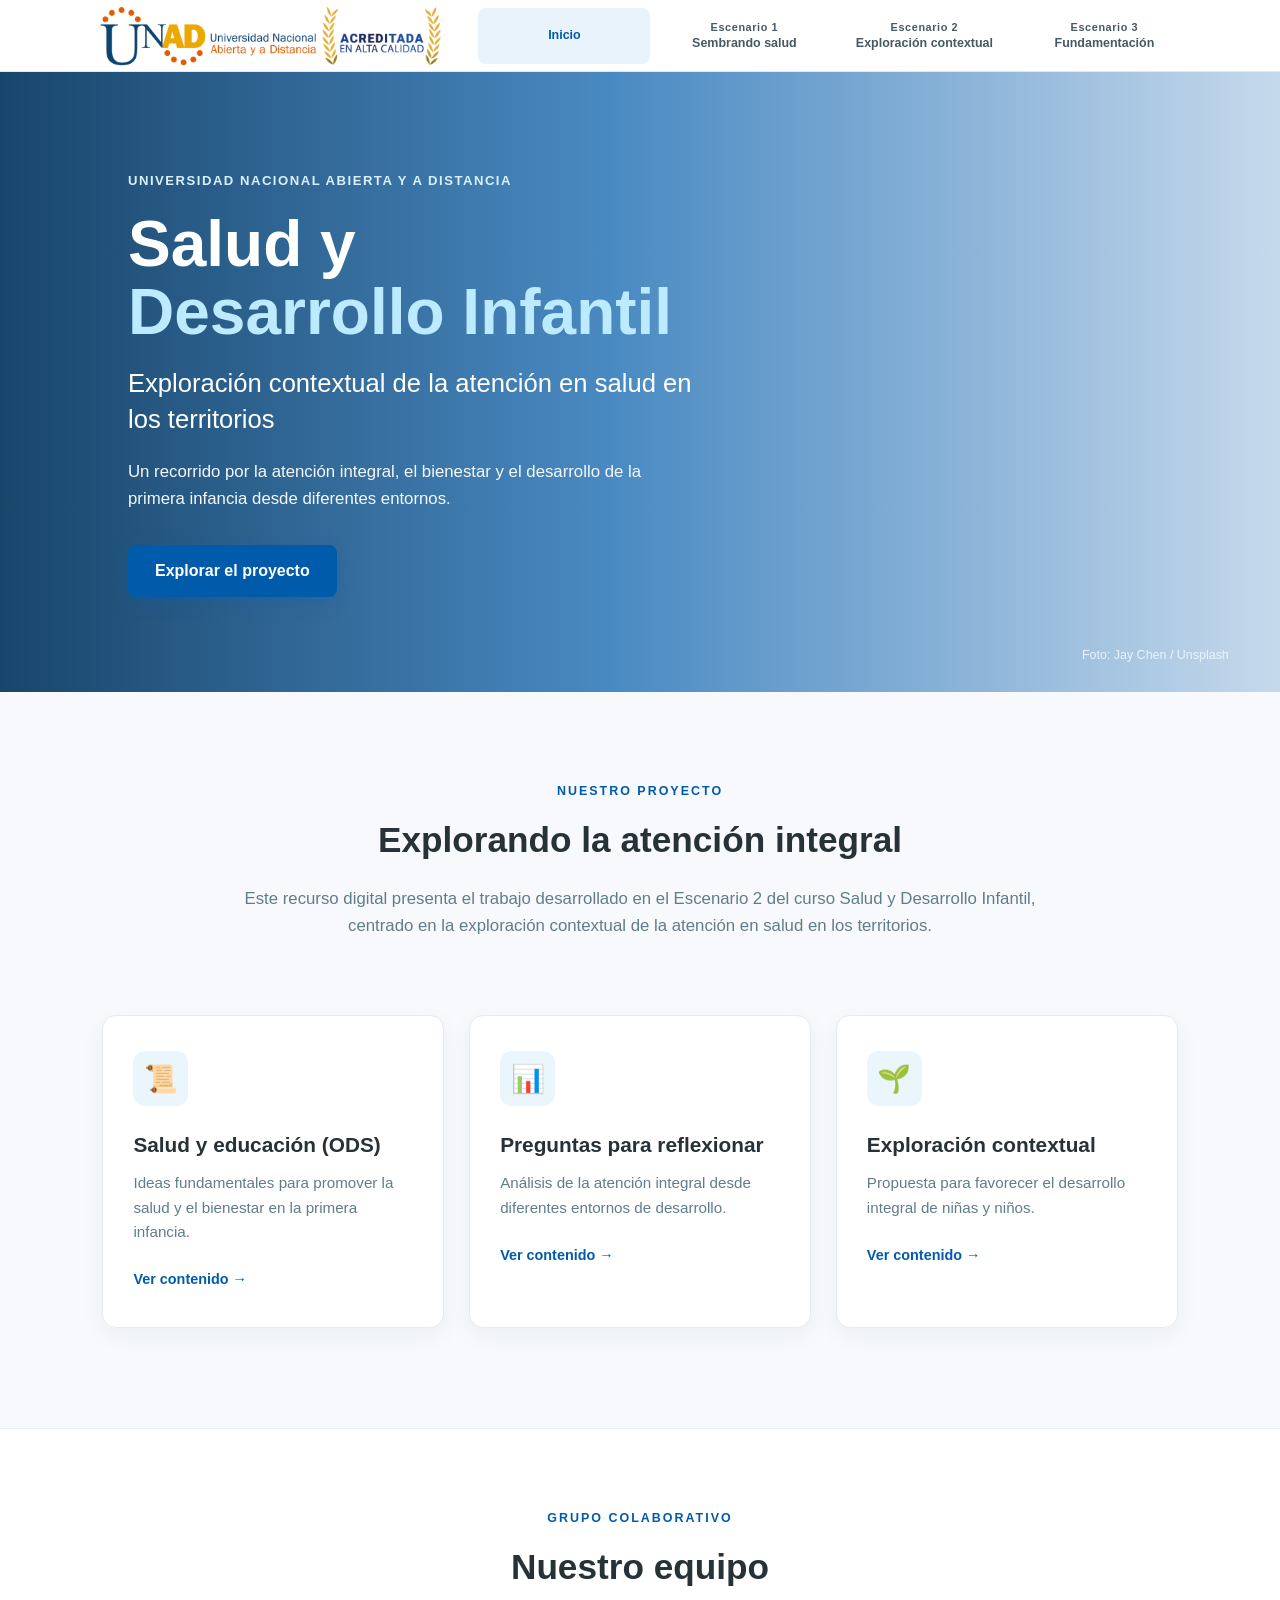
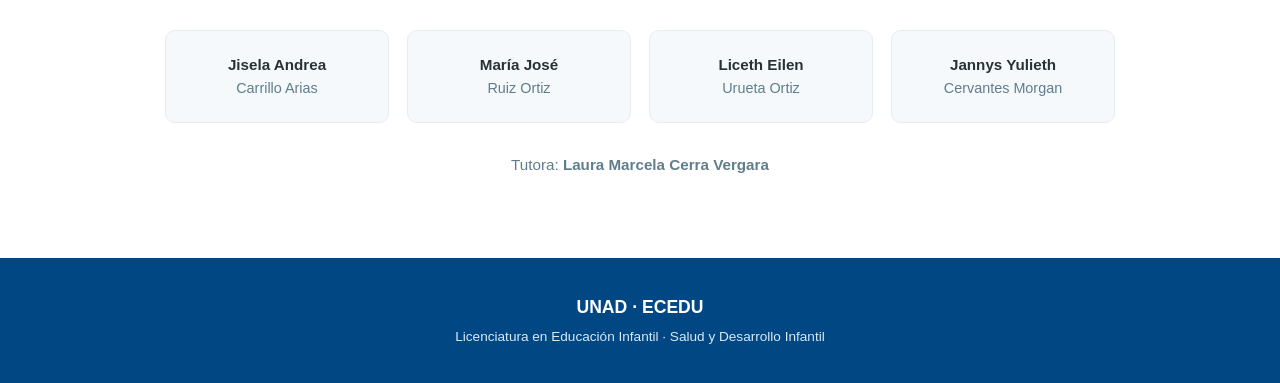
<file: index.html>
<!DOCTYPE html>
<html lang="es">

<head>
    <meta charset="UTF-8">
    <meta name="viewport" content="width=device-width, initial-scale=1.0">

    <title>Salud y Desarrollo Infantil</title>
    <link rel="stylesheet" href="style.css">
</head>

<body>

    <!-- NAVEGACIÓN -->
    <header class="navbar">

        <div class="logo">
            <img src="img/logo-unad.png" alt="UNAD Universidad Nacional Abierta y a Distancia">
        </div>

        <nav>
            <a href="index.html" class="activo">Inicio</a>
            <a href="Pages/pestana1.html"><span class="escenario">Escenario 1</span><span>Sembrando salud</span></a>
            <a href="Pages/pestana2.html"><span class="escenario">Escenario 2</span><span>Exploración contextual</span></a>
            <a href="Pages/fundamentacion.html"><span class="escenario">Escenario 3</span><span>Fundamentación</span></a>
        </nav>

    </header>


    <!-- PORTADA -->
    <main>

        <section class="hero">

            <div class="hero-contenido">

                <p class="etiqueta">
                    UNIVERSIDAD NACIONAL ABIERTA Y A DISTANCIA
                </p>

                <h1>
                    Salud y<br>
                    <span>Desarrollo Infantil</span>
                </h1>

                <h2>
                    Exploración contextual de la atención
                    en salud en los territorios
                </h2>

                <p class="descripcion">
                    Un recorrido por la atención integral,
                    el bienestar y el desarrollo de la primera infancia
                    desde diferentes entornos.
                </p>

                <a href="Pages/pestana2.html" class="boton">
                    Explorar el proyecto
                </a>

            </div>

            <div class="hero-imagen">
                <a class="credito-imagen" href="https://unsplash.com/photos/woman-in-white-dress-dancing-with-girl-in-white-dress-on-green-grass-field-during-daytime-mKbZ3zAdiB4" target="_blank" rel="noopener noreferrer">Foto: Jay Chen / Unsplash</a>
            </div>

        </section>


        <!-- PRESENTACIÓN -->
        <section class="presentacion">

            <p class="seccion-label">NUESTRO PROYECTO</p>

            <h2>
                Explorando la atención integral
            </h2>

            <p>
                Este recurso digital presenta el trabajo desarrollado
                en el Escenario 2 del curso Salud y Desarrollo Infantil,
                centrado en la exploración contextual de la atención
                en salud en los territorios.
            </p>

        </section>


        <!-- TARJETAS -->
        <section class="tarjetas">

            <a href="Pages/pestana1.html#ods" class="tarjeta">

                <div class="icono">📜</div>

                <h3>Salud y educación (ODS)</h3>

                <p>
                    Ideas fundamentales para promover
                    la salud y el bienestar en la primera infancia.
                </p>

                <span>Ver contenido →</span>

            </a>


            <a href="Pages/pestana1.html#preguntas" class="tarjeta">

                <div class="icono">📊</div>

                <h3>Preguntas para reflexionar</h3>

                <p>
                    Análisis de la atención integral
                    desde diferentes entornos de desarrollo.
                </p>

                <span>Ver contenido →</span>

            </a>


            <a href="Pages/pestana2.html" class="tarjeta">

                <div class="icono">🌱</div>

                <h3>Exploración contextual</h3>

                <p>
                    Propuesta para favorecer el desarrollo
                    integral de niñas y niños.
                </p>

                <span>Ver contenido →</span>

            </a>

        </section>


        <!-- GRUPO -->
        <section class="grupo">

            <p class="seccion-label">GRUPO COLABORATIVO</p>

            <h2>Nuestro equipo</h2>

            <div class="integrantes">

                <div class="integrante">
                    <strong>Jisela Andrea</strong>
                    <span>Carrillo Arias</span>
                </div>

                <div class="integrante">
                    <strong>María José</strong>
                    <span>Ruiz Ortiz</span>
                </div>

                <div class="integrante">
                    <strong>Liceth Eilen</strong>
                    <span>Urueta Ortiz</span>
                </div>

                <div class="integrante">
                    <strong>Jannys Yulieth</strong>
                    <span>Cervantes Morgan</span>
                </div>

            </div>

            <p class="tutora">
                Tutora: <strong>Laura Marcela Cerra Vergara</strong>
            </p>

        </section>

    </main>


    <!-- PIE DE PÁGINA -->
    <footer>

        <strong>UNAD · ECEDU</strong>

        <p>
            Licenciatura en Educación Infantil · Salud y Desarrollo Infantil
        </p>

    </footer>

</body>

</html>
</file>
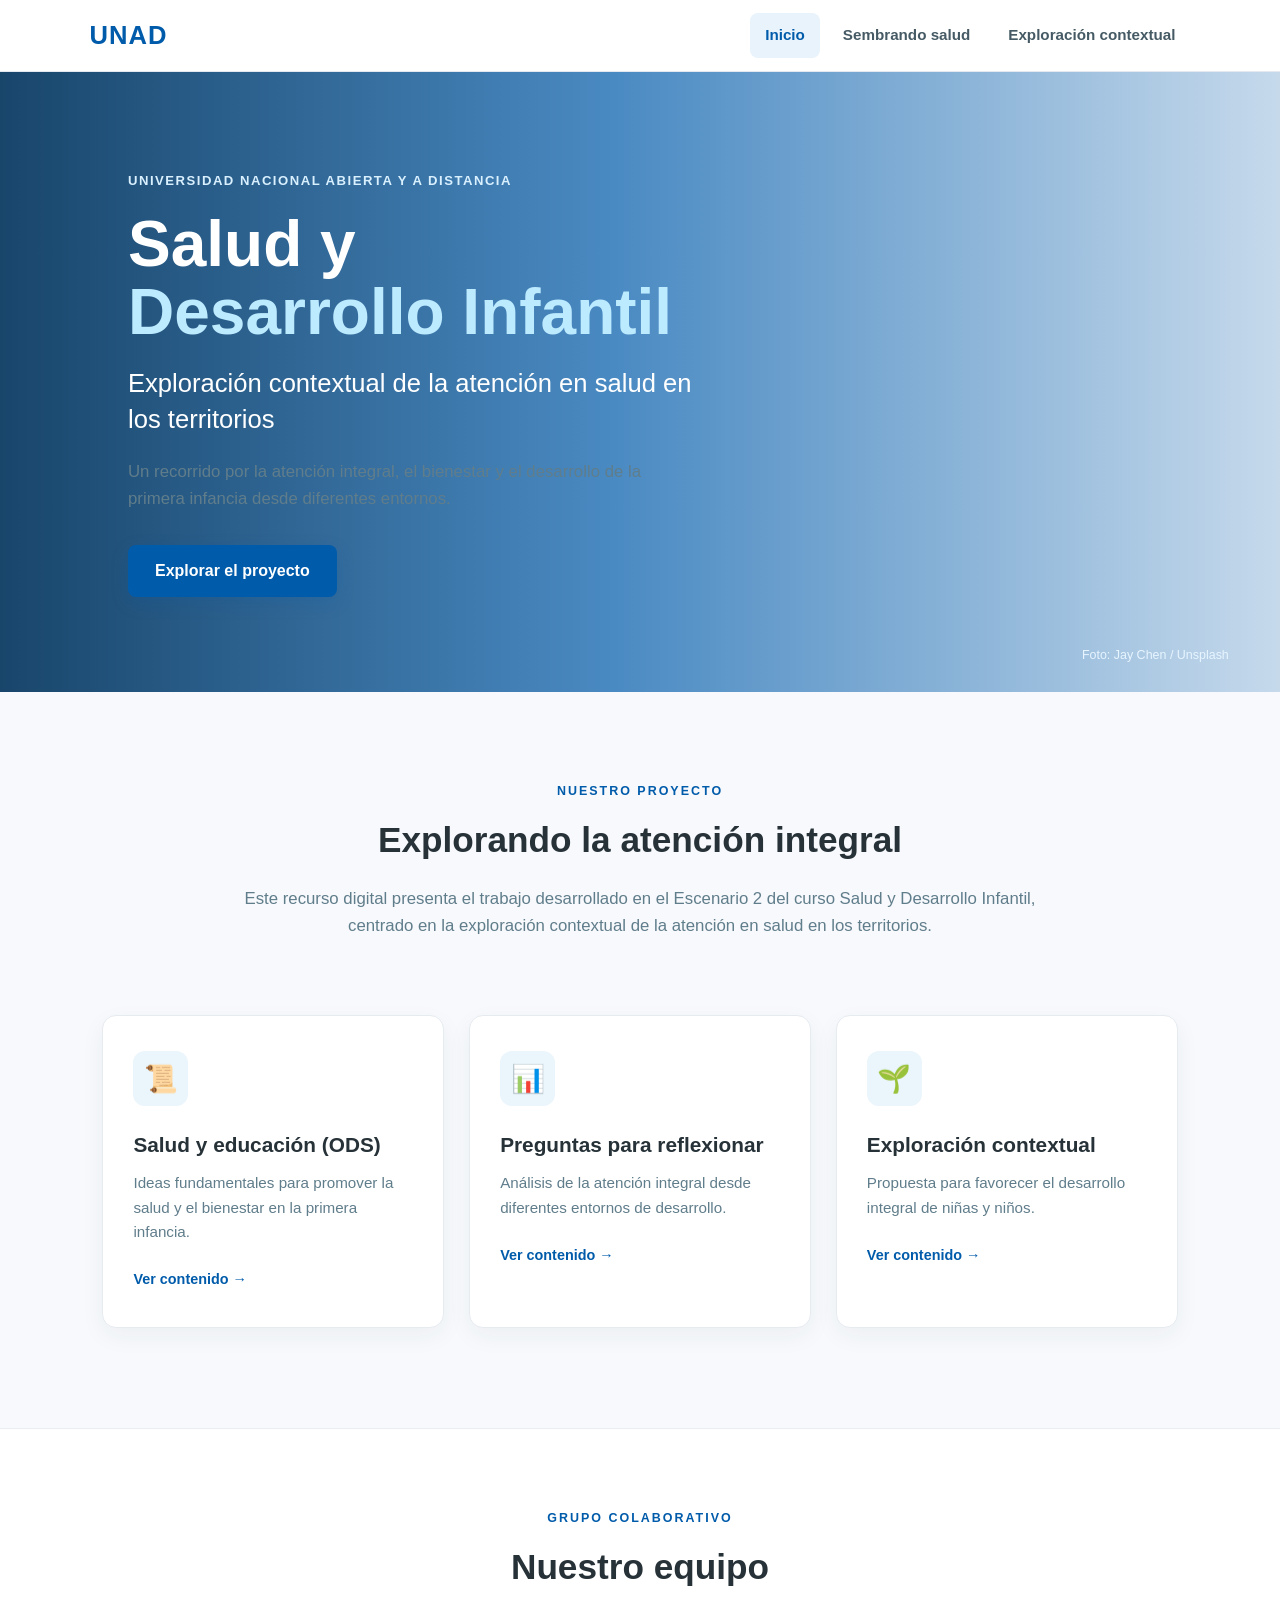
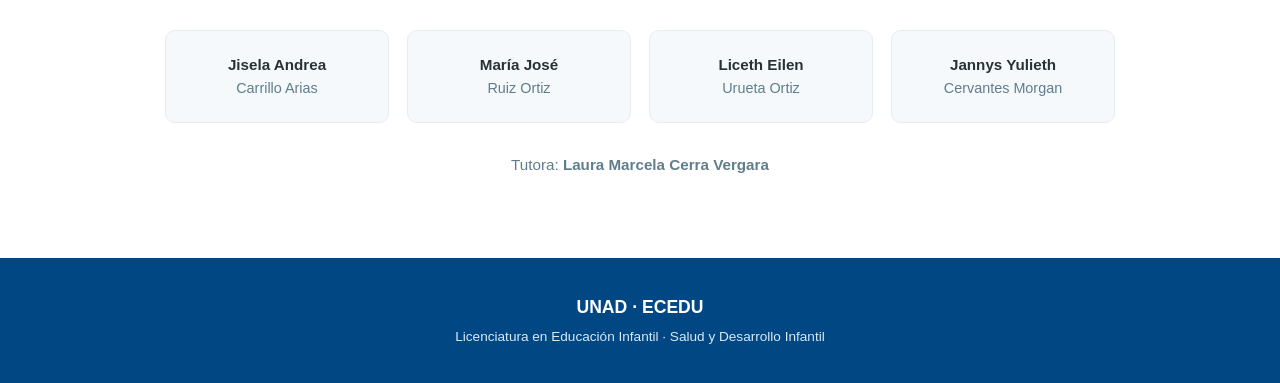
<file: pagina sencilla/index.html>
<!DOCTYPE html>
<html lang="es">

<head>
    <meta charset="UTF-8">
    <meta name="viewport" content="width=device-width, initial-scale=1.0">

    <title>Salud y Desarrollo Infantil</title>
    <link rel="stylesheet" href="style.css">
</head>

<body>

    <!-- NAVEGACIÓN -->
    <header class="navbar">

        <div class="logo">
            <span>UNAD</span>
        </div>

        <nav>
            <a href="index.html" class="activo">Inicio</a>
            <a href="Pages/pestana1.html">Sembrando salud</a>
            <a href="Pages/pestana2.html">Exploración contextual</a>
        </nav>

    </header>


    <!-- PORTADA -->
    <main>

        <section class="hero">

            <div class="hero-contenido">

                <p class="etiqueta">
                    UNIVERSIDAD NACIONAL ABIERTA Y A DISTANCIA
                </p>

                <h1>
                    Salud y<br>
                    <span>Desarrollo Infantil</span>
                </h1>

                <h2>
                    Exploración contextual de la atención
                    en salud en los territorios
                </h2>

                <p class="descripcion">
                    Un recorrido por la atención integral,
                    el bienestar y el desarrollo de la primera infancia
                    desde diferentes entornos.
                </p>

                <a href="Pages/pestana2.html" class="boton">
                    Explorar el proyecto
                </a>

            </div>

            <div class="hero-imagen">
                <a class="credito-imagen" href="https://unsplash.com/photos/woman-in-white-dress-dancing-with-girl-in-white-dress-on-green-grass-field-during-daytime-mKbZ3zAdiB4" target="_blank" rel="noopener noreferrer">Foto: Jay Chen / Unsplash</a>
            </div>

        </section>


        <!-- PRESENTACIÓN -->
        <section class="presentacion">

            <p class="seccion-label">NUESTRO PROYECTO</p>

            <h2>
                Explorando la atención integral
            </h2>

            <p>
                Este recurso digital presenta el trabajo desarrollado
                en el Escenario 2 del curso Salud y Desarrollo Infantil,
                centrado en la exploración contextual de la atención
                en salud en los territorios.
            </p>

        </section>


        <!-- TARJETAS -->
        <section class="tarjetas">

            <a href="Pages/pestana1.html#ods" class="tarjeta">

                <div class="icono">📜</div>

                <h3>Salud y educación (ODS)</h3>

                <p>
                    Ideas fundamentales para promover
                    la salud y el bienestar en la primera infancia.
                </p>

                <span>Ver contenido →</span>

            </a>


            <a href="Pages/pestana1.html#preguntas" class="tarjeta">

                <div class="icono">📊</div>

                <h3>Preguntas para reflexionar</h3>

                <p>
                    Análisis de la atención integral
                    desde diferentes entornos de desarrollo.
                </p>

                <span>Ver contenido →</span>

            </a>


            <a href="Pages/pestana2.html" class="tarjeta">

                <div class="icono">🌱</div>

                <h3>Exploración contextual</h3>

                <p>
                    Propuesta para favorecer el desarrollo
                    integral de niñas y niños.
                </p>

                <span>Ver contenido →</span>

            </a>

        </section>


        <!-- GRUPO -->
        <section class="grupo">

            <p class="seccion-label">GRUPO COLABORATIVO</p>

            <h2>Nuestro equipo</h2>

            <div class="integrantes">

                <div class="integrante">
                    <strong>Jisela Andrea</strong>
                    <span>Carrillo Arias</span>
                </div>

                <div class="integrante">
                    <strong>María José</strong>
                    <span>Ruiz Ortiz</span>
                </div>

                <div class="integrante">
                    <strong>Liceth Eilen</strong>
                    <span>Urueta Ortiz</span>
                </div>

                <div class="integrante">
                    <strong>Jannys Yulieth</strong>
                    <span>Cervantes Morgan</span>
                </div>

            </div>

            <p class="tutora">
                Tutora: <strong>Laura Marcela Cerra Vergara</strong>
            </p>

        </section>

    </main>


    <!-- PIE DE PÁGINA -->
    <footer>

        <strong>UNAD · ECEDU</strong>

        <p>
            Licenciatura en Educación Infantil · Salud y Desarrollo Infantil
        </p>

    </footer>

</body>

</html>
</file>
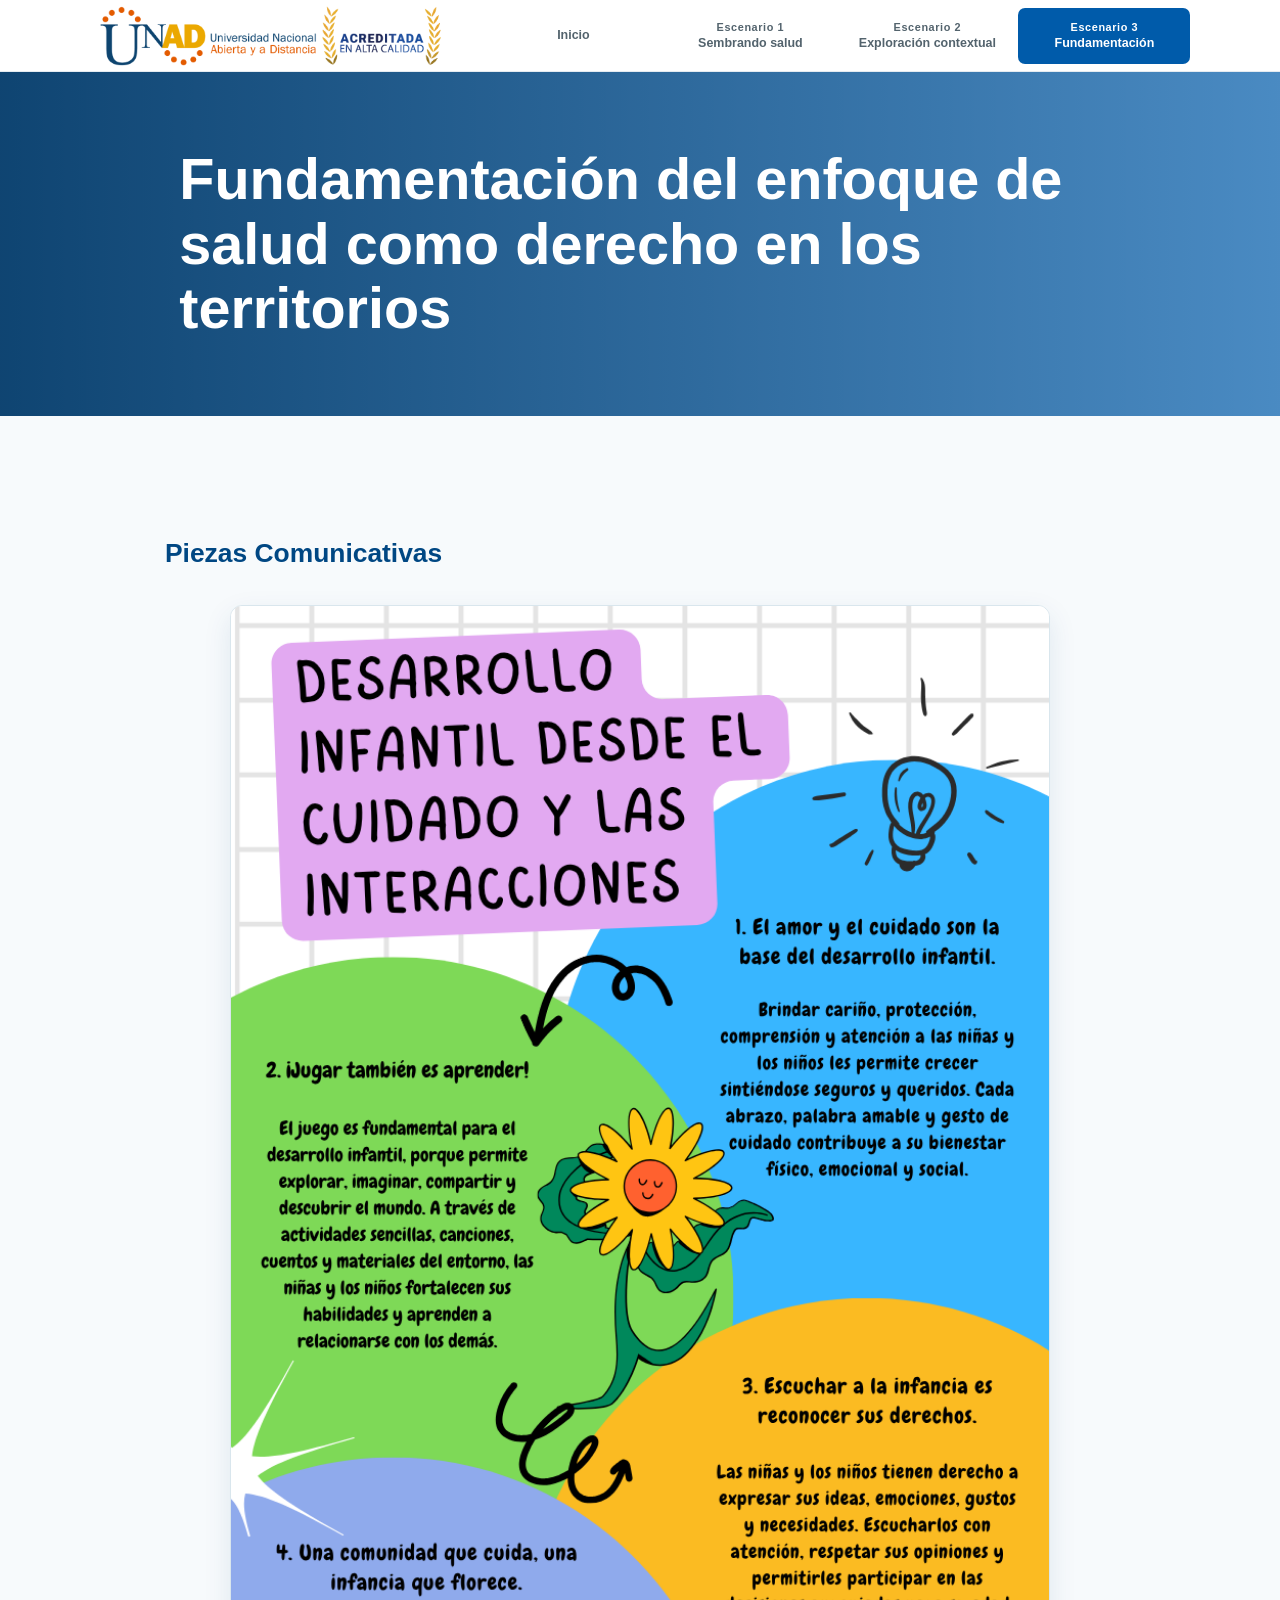
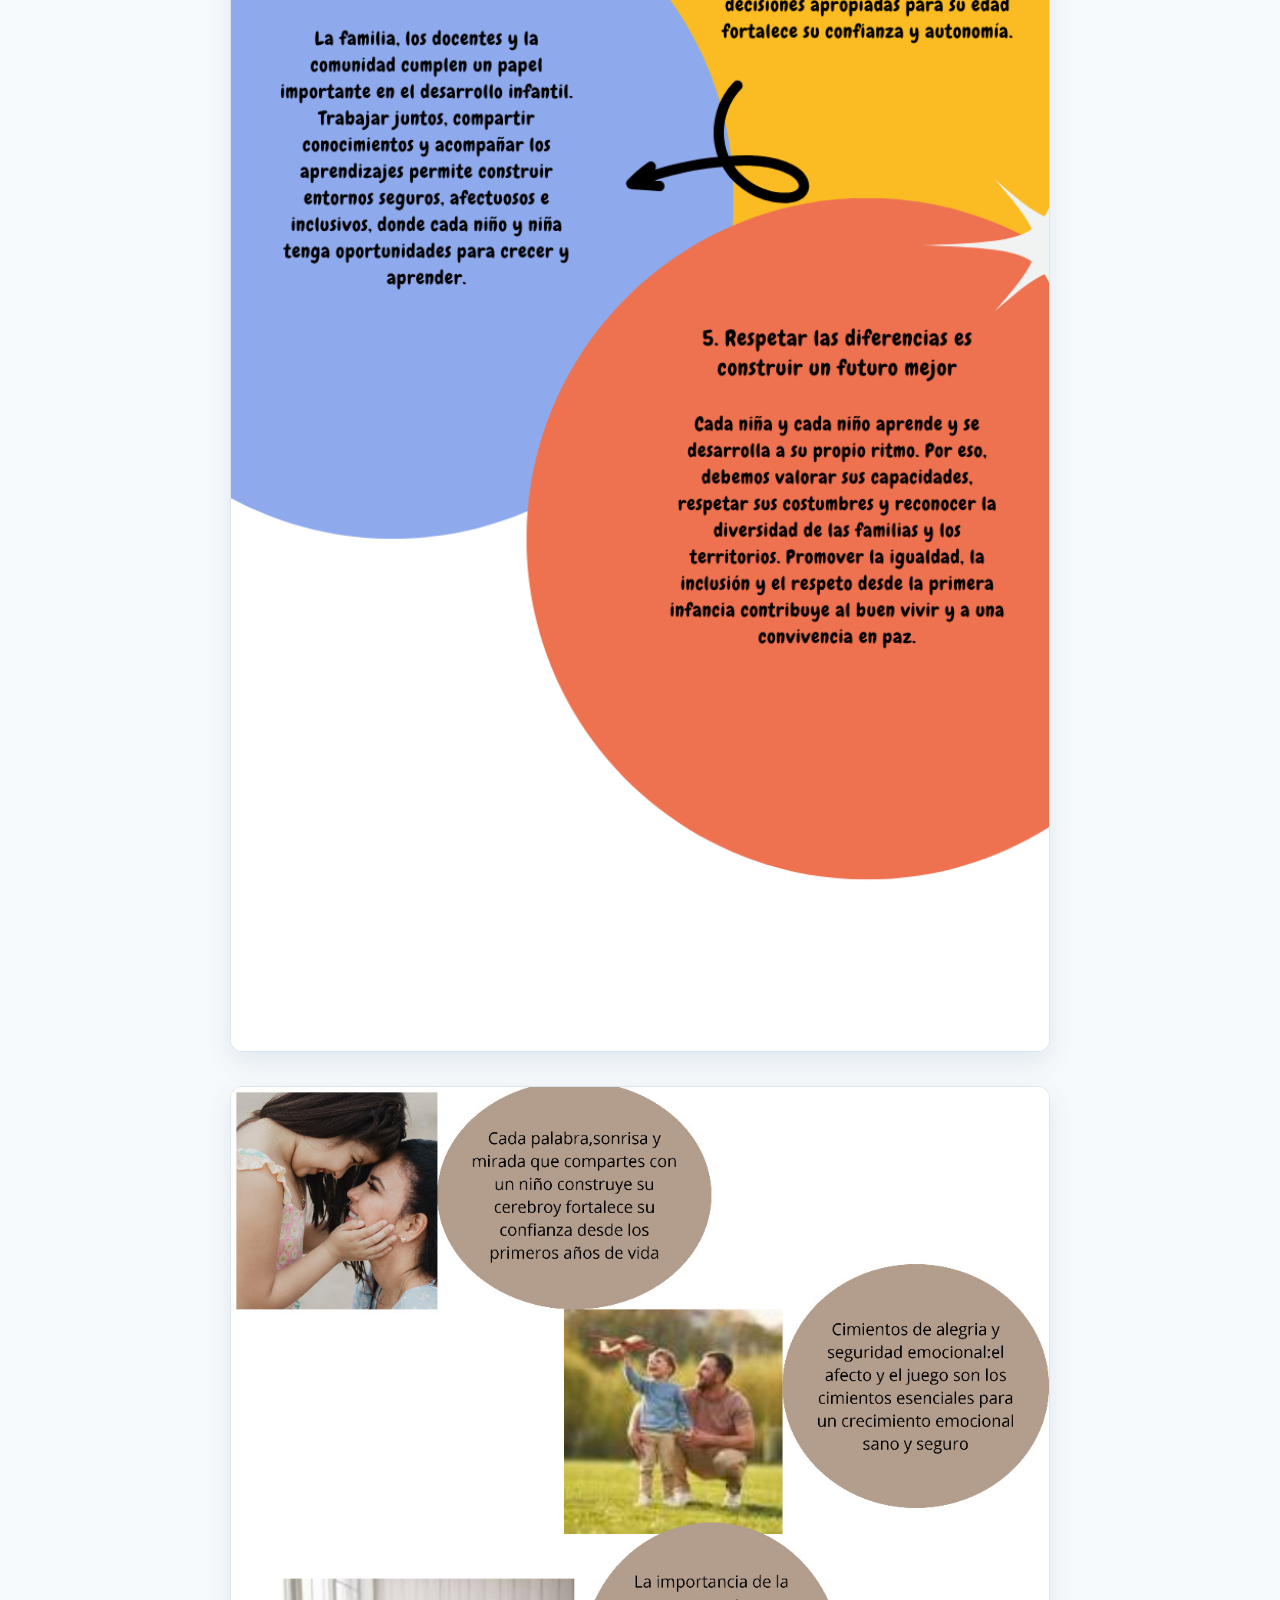
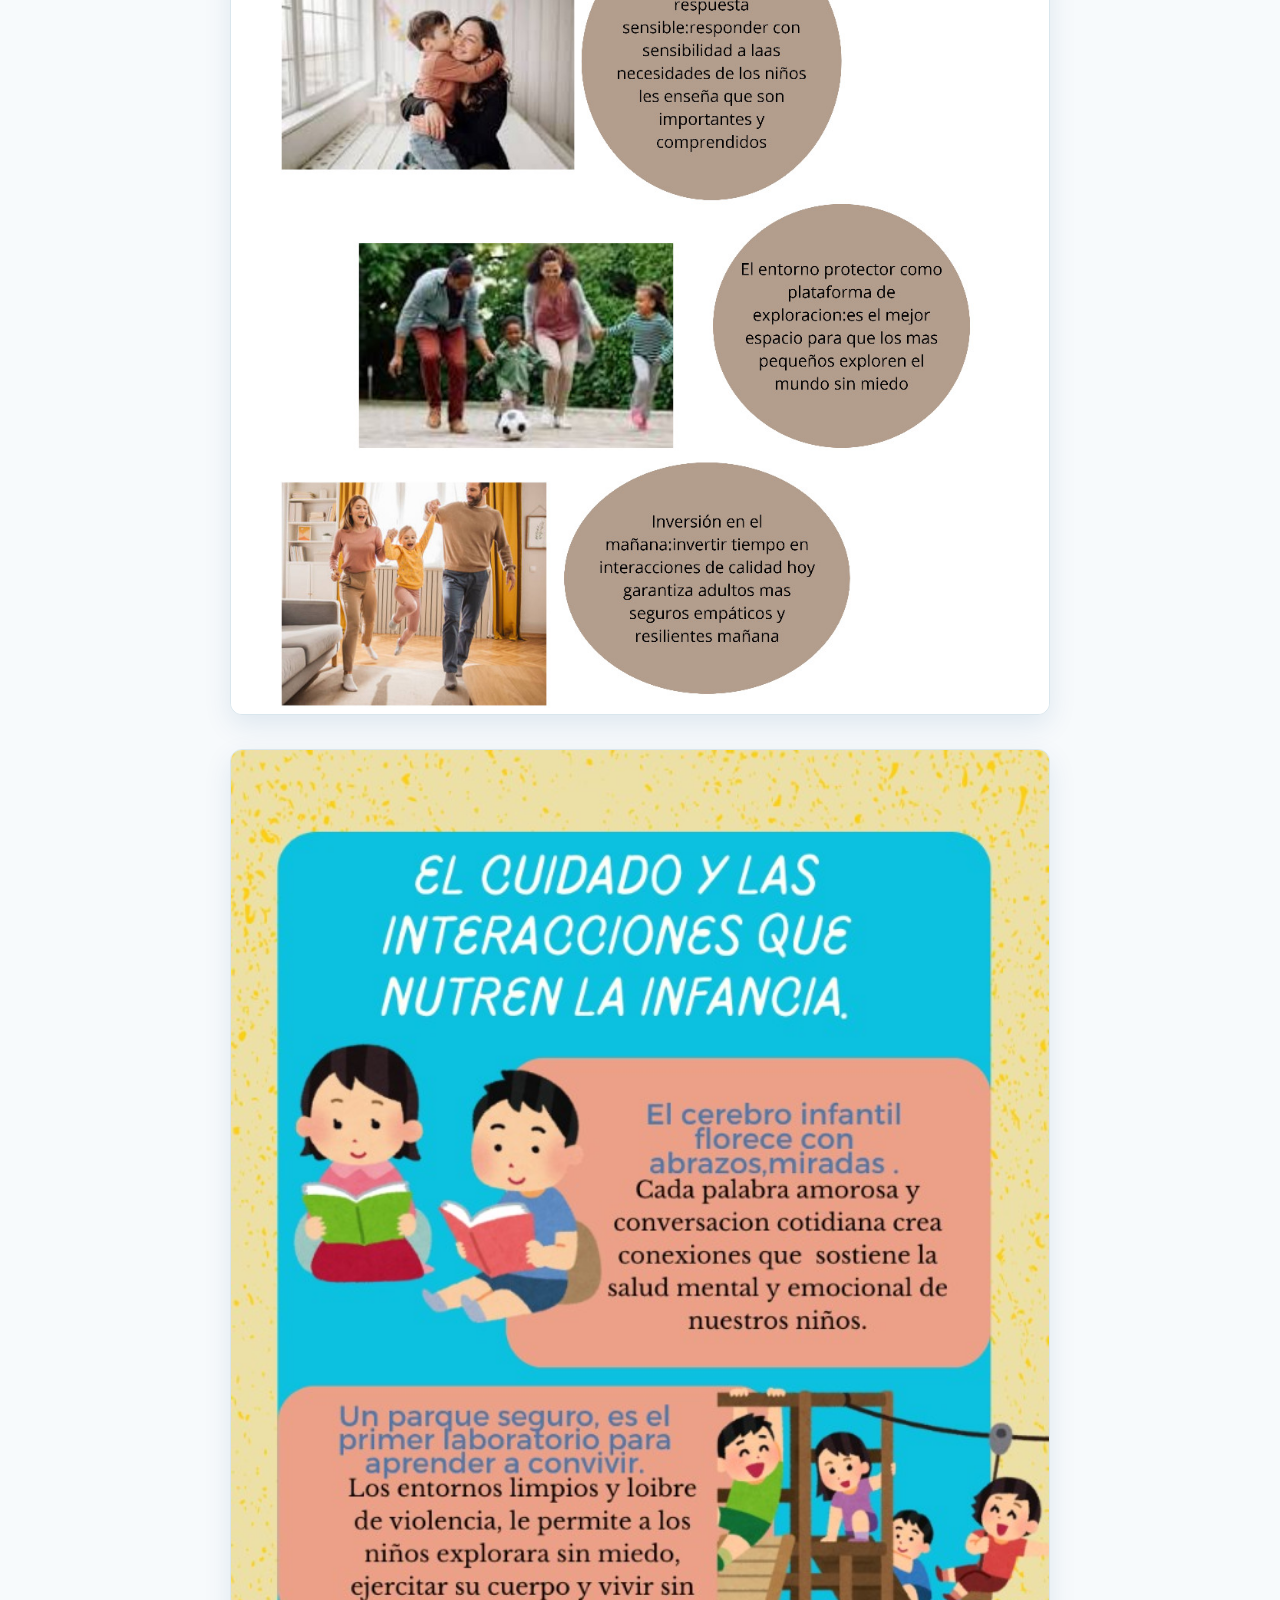
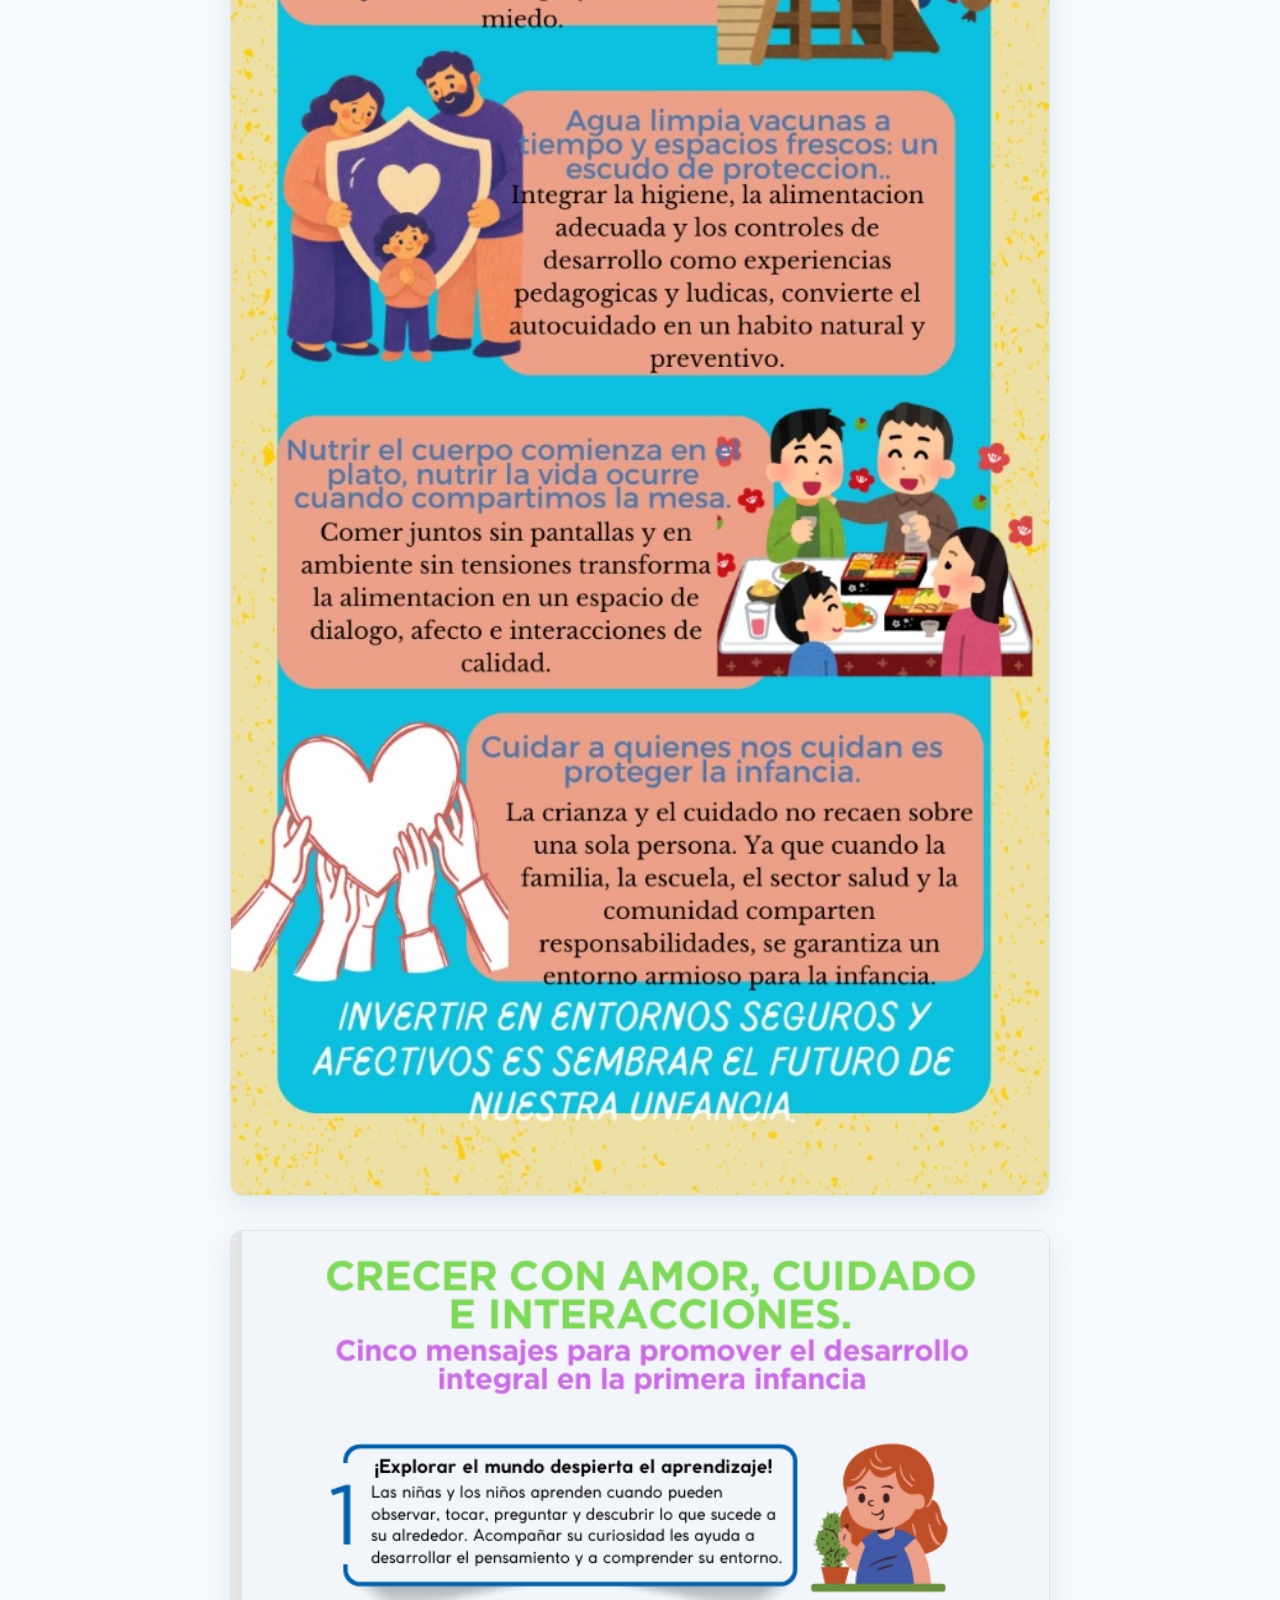
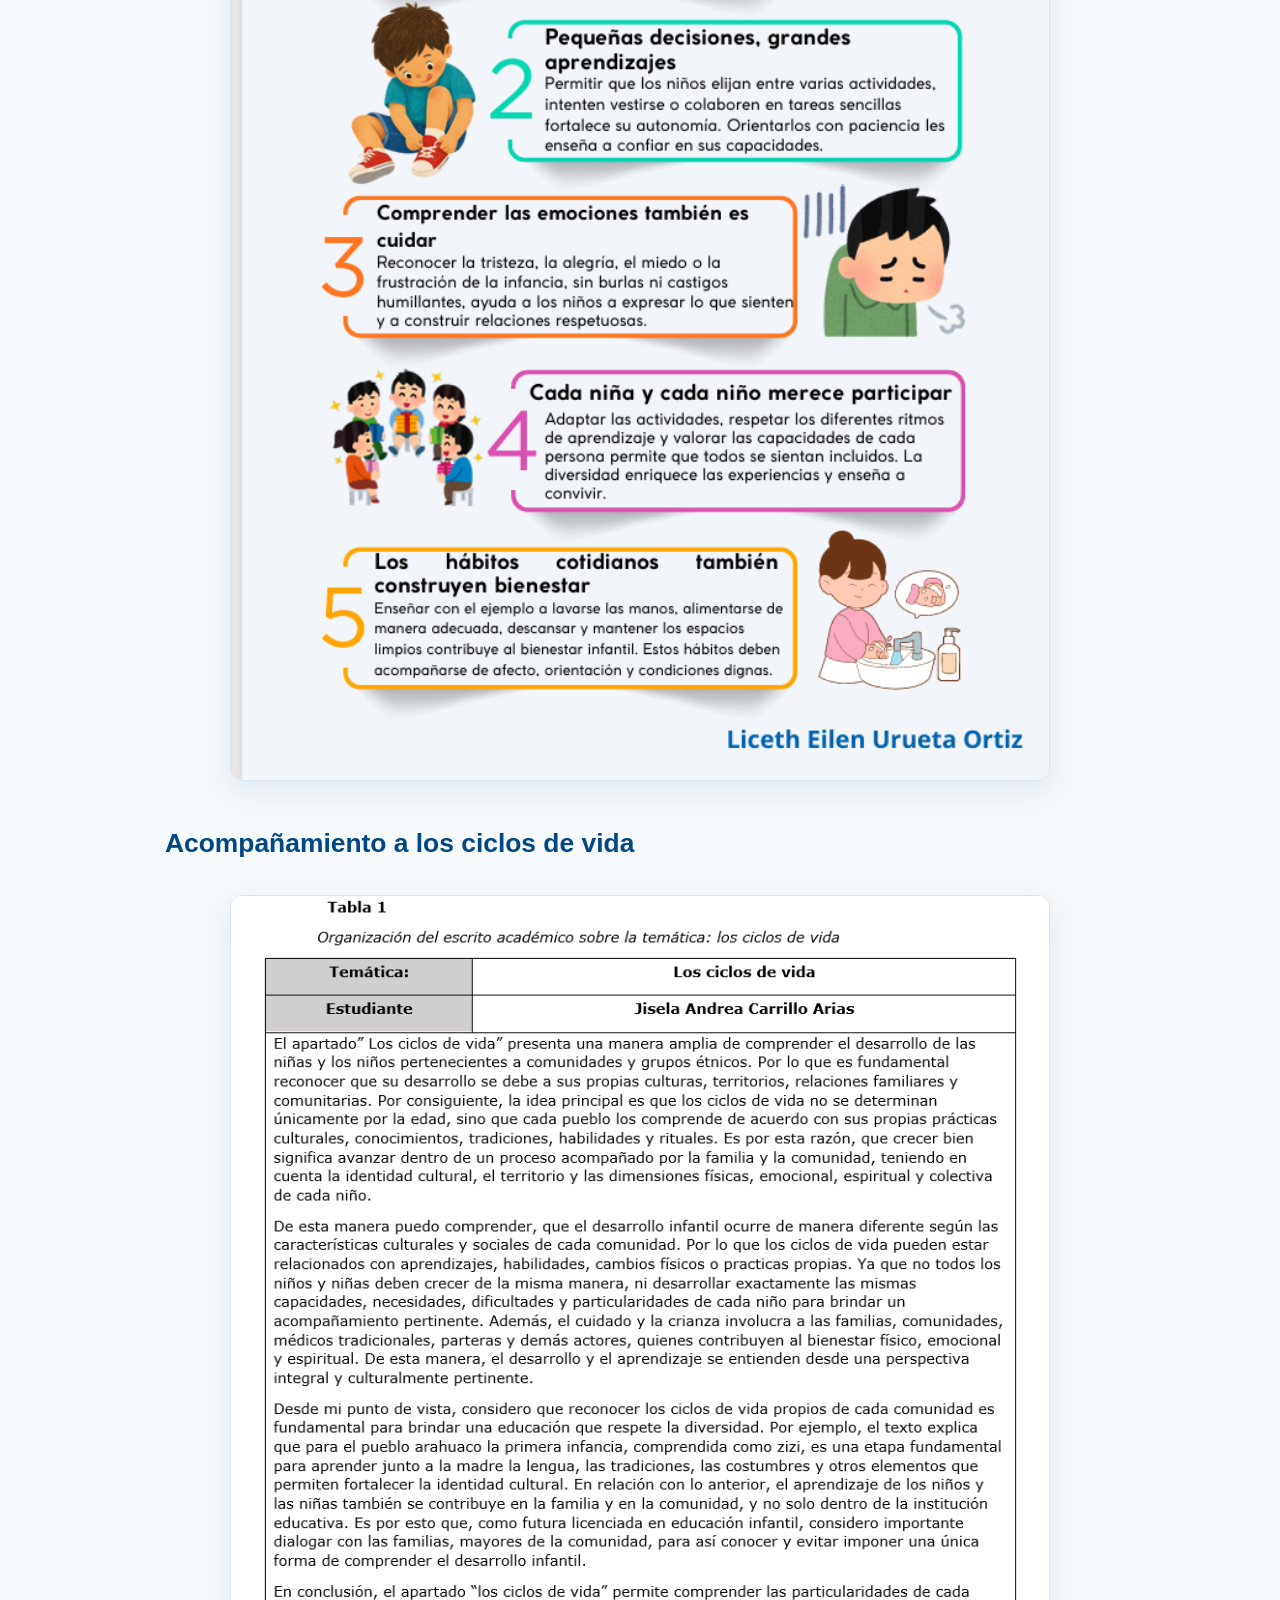
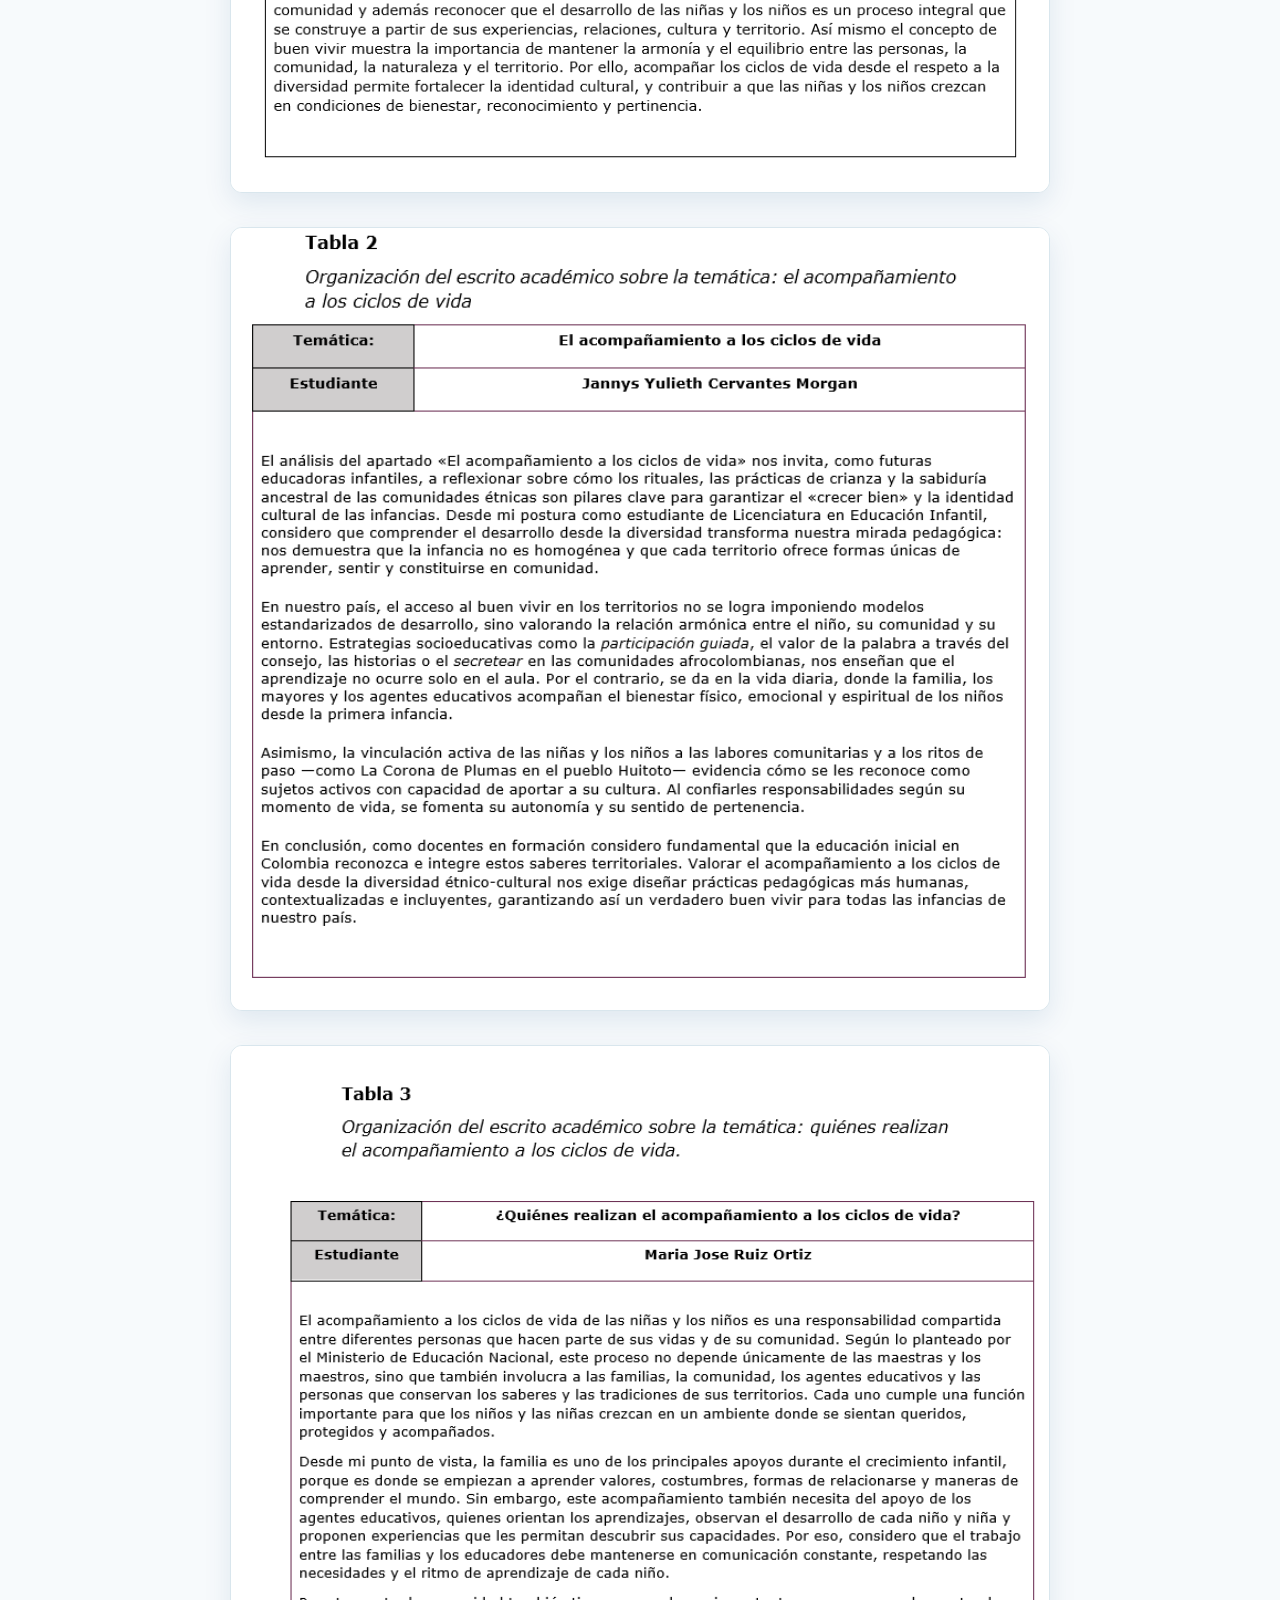
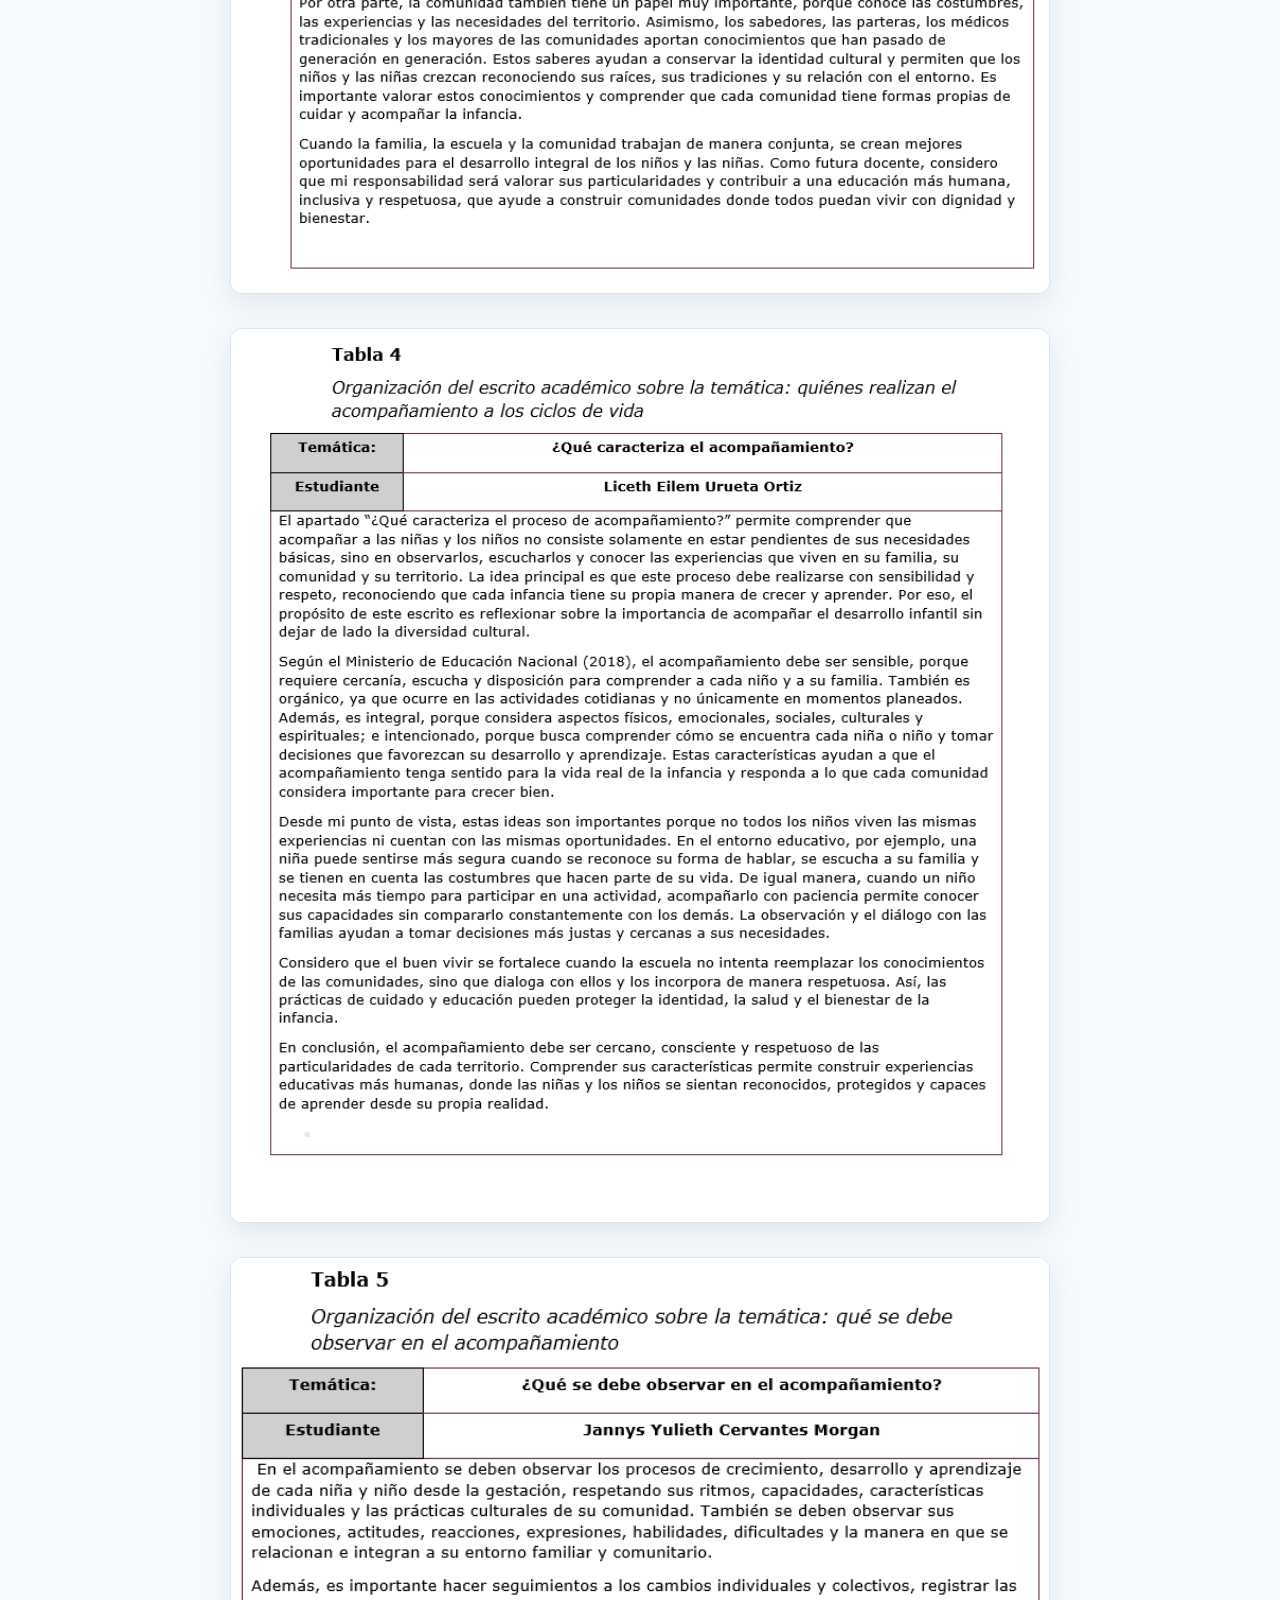
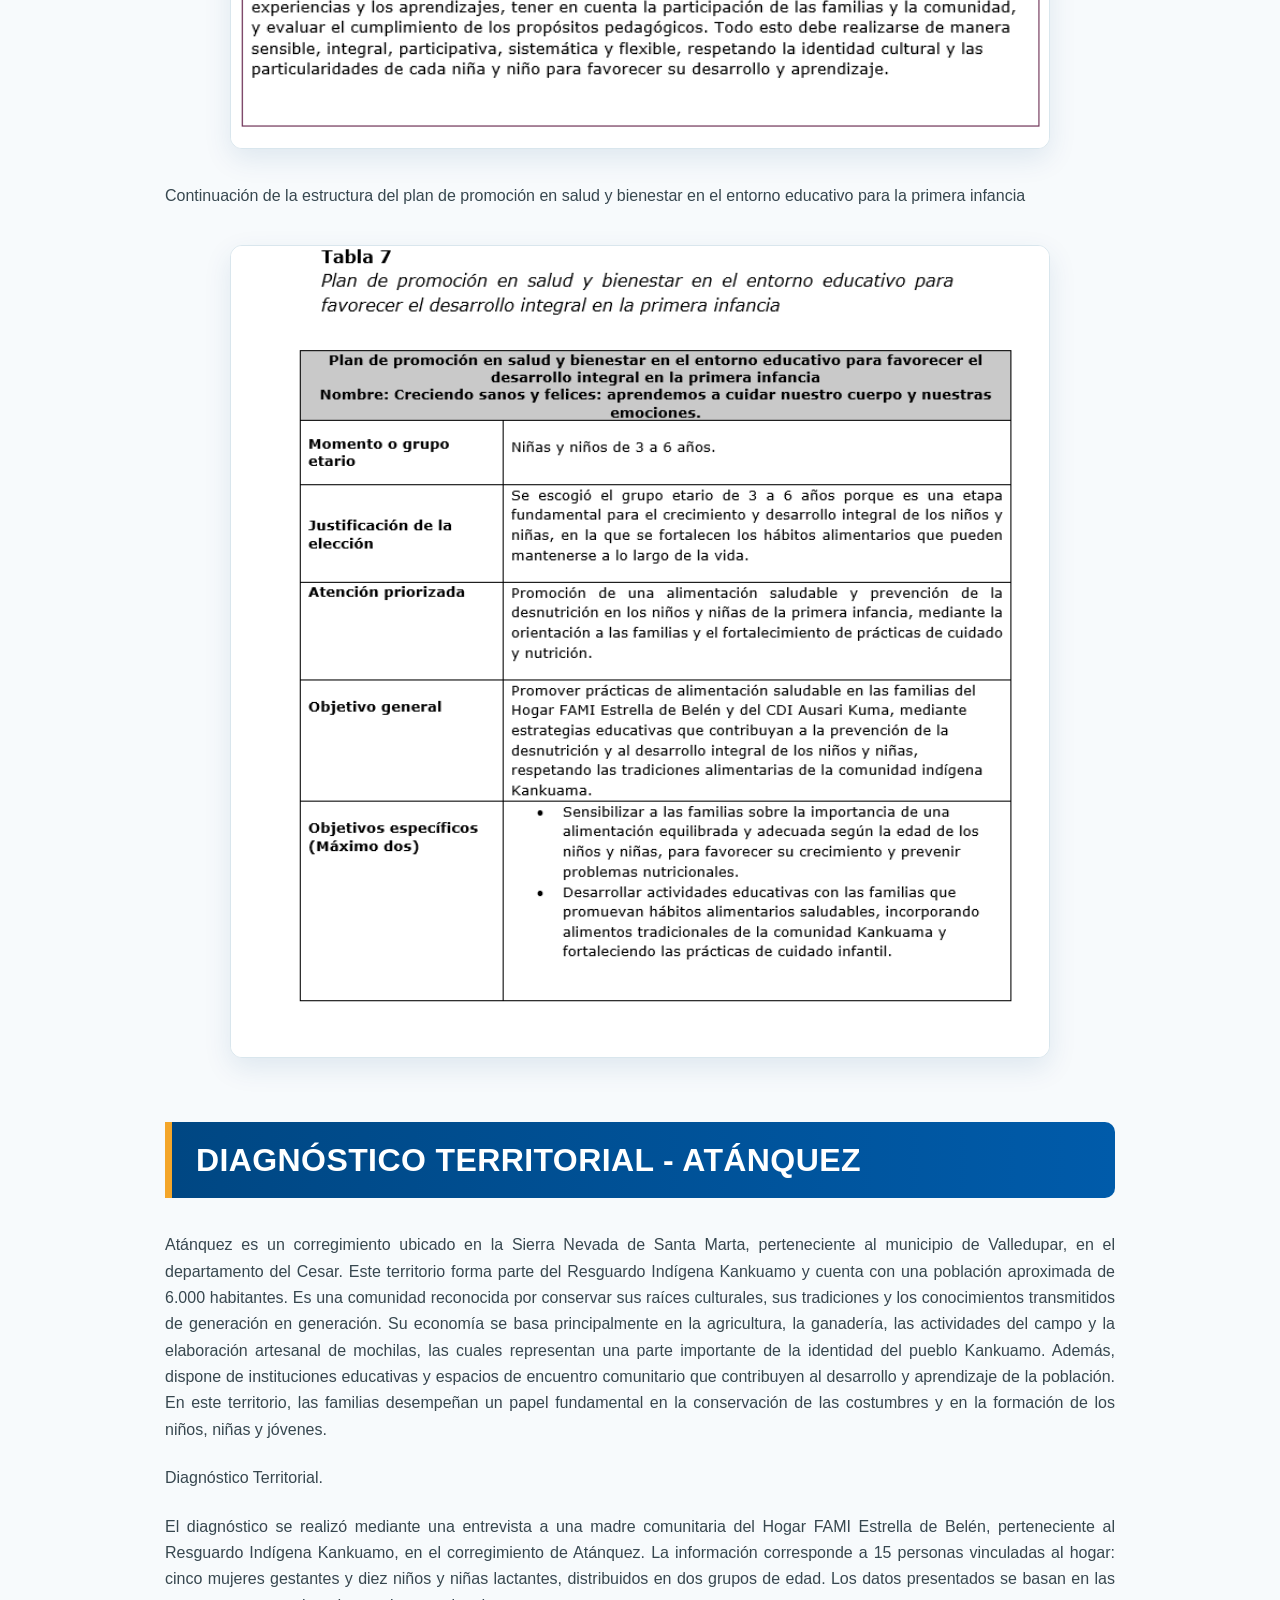
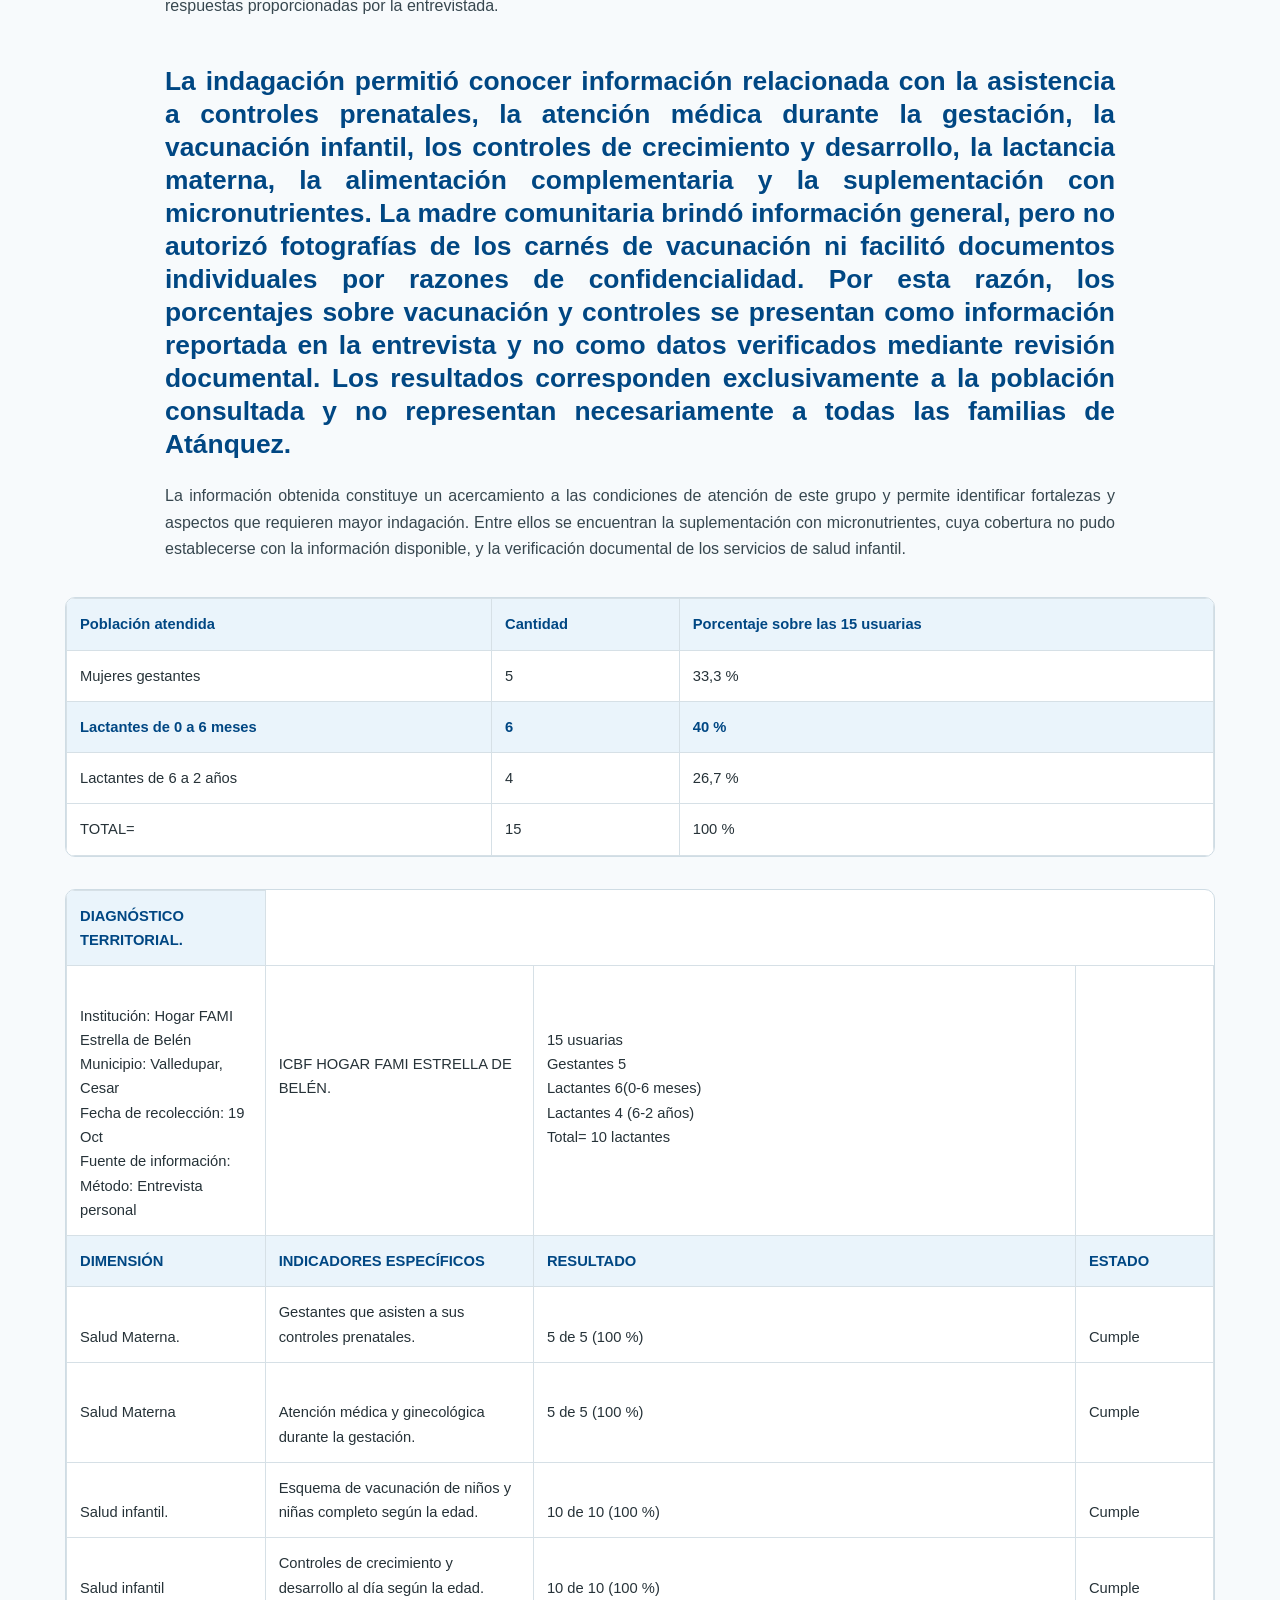
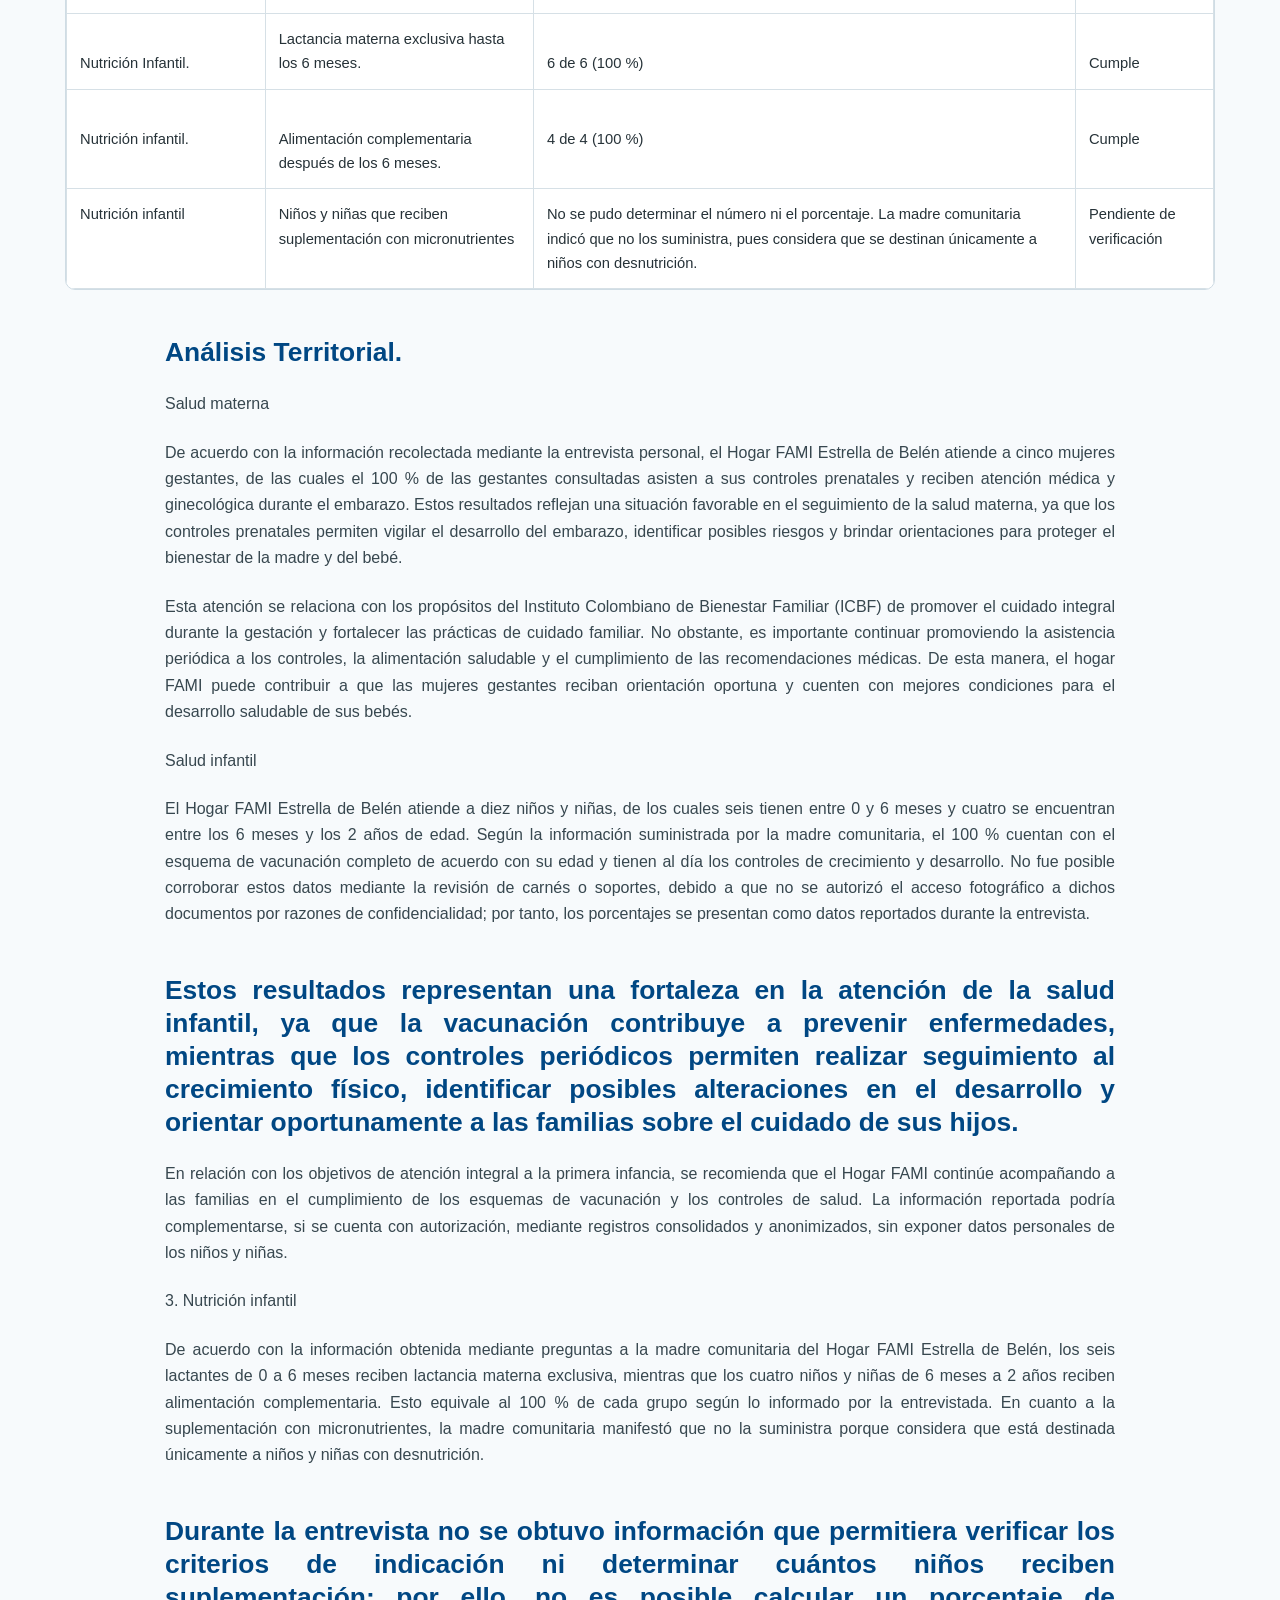
<file: Pages/fundamentacion.html>
<!DOCTYPE html>
<html lang="es">
<head>
    <meta charset="UTF-8">
    <meta name="viewport" content="width=device-width, initial-scale=1.0">
    <title>Fundamentación del enfoque de salud como derecho en los territorios | Salud y Desarrollo Infantil</title>
    <link rel="stylesheet" href="../style/fundamentacion.css">
</head>
<body>
    <header class="navbar">
        <div class="logo"><img src="../img/logo-unad.png" alt="UNAD Universidad Nacional Abierta y a Distancia"></div>
        <nav class="menu">
            <a href="../index.html">Inicio</a>
            <a href="pestana1.html"><span class="escenario">Escenario 1</span><span>Sembrando salud</span></a>
            <a href="pestana2.html"><span class="escenario">Escenario 2</span><span>Exploración contextual</span></a>
            <a href="fundamentacion.html" class="activo"><span class="escenario">Escenario 3</span><span>Fundamentación</span></a>
        </nav>
    </header>
    <main>
        <section class="pagina-portada">
            <div class="pagina-portada-contenido"><h1>Fundamentación del enfoque de salud como derecho en los territorios</h1></div>
        </section>
        <article class="documento"><div class="contenedor"><p>Piezas Comunicativas</p><figure class="document-image"><a href="img/fase3/image1.png" target="_blank"><img src="img/fase3/image1.png" alt="Imagen incluida en el documento"></a></figure><figure class="document-image"><a href="img/fase3/image2.jpeg" target="_blank"><img src="img/fase3/image2.jpeg" alt="Imagen incluida en el documento"></a></figure>
<figure class="document-image"><a href="img/fase3/image3.jpeg" target="_blank"><img src="img/fase3/image3.jpeg" alt="Imagen incluida en el documento"></a></figure>
<figure class="document-image"><a href="img/fase3/image4.png" target="_blank"><img src="img/fase3/image4.png" alt="Imagen incluida en el documento"></a></figure><p>Acompañamiento a los ciclos de vida</p><figure class="document-image"><a href="img/fase3/image5.png" target="_blank"><img src="img/fase3/image5.png" alt="Imagen incluida en el documento"></a></figure><figure class="document-image"><a href="img/fase3/image6.png" target="_blank"><img src="img/fase3/image6.png" alt="Imagen incluida en el documento"></a></figure><figure class="document-image"><a href="img/fase3/image7.png" target="_blank"><img src="img/fase3/image7.png" alt="Imagen incluida en el documento"></a></figure><figure class="document-image"><a href="img/fase3/image8.png" target="_blank"><img src="img/fase3/image8.png" alt="Imagen incluida en el documento"></a></figure><figure class="document-image"><a href="img/fase3/image9.png" target="_blank"><img src="img/fase3/image9.png" alt="Imagen incluida en el documento"></a></figure><p>Continuación de la estructura del plan de promoción en salud y bienestar en el entorno educativo para la primera infancia</p><figure class="document-image"><a href="img/fase3/image10.png" target="_blank"><img src="img/fase3/image10.png" alt="Imagen incluida en el documento"></a></figure><p class="titulo-territorial">DIAGNÓSTICO TERRITORIAL - ATÁNQUEZ</p><p>Atánquez es un corregimiento ubicado en la Sierra Nevada de Santa Marta, perteneciente al municipio de Valledupar, en el departamento del Cesar. Este territorio forma parte del Resguardo Indígena Kankuamo y cuenta con una población aproximada de 6.000 habitantes. Es una comunidad reconocida por conservar sus raíces culturales, sus tradiciones y los conocimientos transmitidos de generación en generación. Su economía se basa principalmente en la agricultura, la ganadería, las actividades del campo y la elaboración artesanal de mochilas, las cuales representan una parte importante de la identidad del pueblo Kankuamo. Además, dispone de instituciones educativas y espacios de encuentro comunitario que contribuyen al desarrollo y aprendizaje de la población. En este territorio, las familias desempeñan un papel fundamental en la conservación de las costumbres y en la formación de los niños, niñas y jóvenes.</p><p>Diagnóstico Territorial.</p><p>El diagnóstico se realizó mediante una entrevista a una madre comunitaria del Hogar FAMI Estrella de Belén, perteneciente al Resguardo Indígena Kankuamo, en el corregimiento de Atánquez. La información corresponde a 15 personas vinculadas al hogar: cinco mujeres gestantes y diez niños y niñas lactantes, distribuidos en dos grupos de edad. Los datos presentados se basan en las respuestas proporcionadas por la entrevistada.</p><p>La indagación permitió conocer información relacionada con la asistencia a controles prenatales, la atención médica durante la gestación, la vacunación infantil, los controles de crecimiento y desarrollo, la lactancia materna, la alimentación complementaria y la suplementación con micronutrientes. La madre comunitaria brindó información general, pero no autorizó fotografías de los carnés de vacunación ni facilitó documentos individuales por razones de confidencialidad. Por esta razón, los porcentajes sobre vacunación y controles se presentan como información reportada en la entrevista y no como datos verificados mediante revisión documental. Los resultados corresponden exclusivamente a la población consultada y no representan necesariamente a todas las familias de Atánquez.</p><p>La información obtenida constituye un acercamiento a las condiciones de atención de este grupo y permite identificar fortalezas y aspectos que requieren mayor indagación. Entre ellos se encuentran la suplementación con micronutrientes, cuya cobertura no pudo establecerse con la información disponible, y la verificación documental de los servicios de salud infantil.</p><div class="table-scroll"><table class="document-table"><tr><td>Población atendida</td><td>Cantidad</td><td>Porcentaje sobre las 15 usuarias</td></tr><tr><td>Mujeres gestantes</td><td>5</td><td>33,3 %</td></tr><tr><td>Lactantes de 0 a 6 meses</td><td>6</td><td>40 %</td></tr><tr><td>Lactantes de 6 a 2 años</td><td>4</td><td>26,7 %</td></tr><tr><td> TOTAL= </td><td>15</td><td>100 %</td></tr></table></div><div class="table-scroll"><table class="document-table"><tr><td>DIAGNÓSTICO TERRITORIAL.</td></tr><tr><td><br>Institución: Hogar FAMI Estrella de Belén<br>Municipio: Valledupar, Cesar<br>Fecha de recolección: 19 Oct<br>Fuente de información: <br>Método: Entrevista personal<br></td><td><br><br><br>ICBF HOGAR FAMI ESTRELLA DE BELÉN.<br><br></td><td><br><br>15 usuarias<br>Gestantes 5<br>Lactantes 6(0-6 meses)<br>Lactantes 4 (6-2 años)<br>Total= 10 lactantes</td><td></td></tr><tr><td>DIMENSIÓN</td><td>INDICADORES ESPECÍFICOS</td><td>RESULTADO</td><td>ESTADO</td></tr><tr><td><br>Salud Materna.<br></td><td>Gestantes que asisten a sus controles prenatales.</td><td>  <br>5 de 5 (100 %)<br></td><td> <br>Cumple</td></tr><tr><td><br>Salud Materna<br></td><td><br>Atención médica y ginecológica durante la gestación.<br></td><td>  <br>   5 de 5 (100 %)       </td><td><br>Cumple </td></tr><tr><td><br>Salud infantil.<br></td><td>Esquema de vacunación de niños y niñas completo según la edad.</td><td> <br>10 de 10 (100 %)</td><td><br>Cumple</td></tr><tr><td><br>Salud infantil<br></td><td>Controles de crecimiento y desarrollo al día según la edad.</td><td> <br>10 de 10 (100 %)</td><td><br>Cumple<br></td></tr><tr><td><br>Nutrición Infantil.<br></td><td>Lactancia materna exclusiva hasta los 6 meses.</td><td><br>6 de 6 (100 %)</td><td><br>Cumple</td></tr><tr><td><br>Nutrición infantil.<br></td><td><br>Alimentación complementaria después de los 6 meses.<br></td><td><br>4 de 4 (100 %)</td><td><br>Cumple</td></tr><tr><td>Nutrición infantil</td><td>Niños y niñas que reciben suplementación con micronutrientes</td><td>No se pudo determinar el número ni el porcentaje. La madre comunitaria indicó que no los suministra, pues considera que se destinan únicamente a niños con desnutrición.</td><td>Pendiente de verificación</td></tr></table></div><p>Análisis Territorial.</p><p>Salud materna</p><p>De acuerdo con la información recolectada mediante la entrevista personal, el Hogar FAMI Estrella de Belén atiende a cinco mujeres gestantes, de las cuales el 100 % de las gestantes consultadas asisten a sus controles prenatales y reciben atención médica y ginecológica durante el embarazo. Estos resultados reflejan una situación favorable en el seguimiento de la salud materna, ya que los controles prenatales permiten vigilar el desarrollo del embarazo, identificar posibles riesgos y brindar orientaciones para proteger el bienestar de la madre y del bebé.</p><p>Esta atención se relaciona con los propósitos del Instituto Colombiano de Bienestar Familiar (ICBF) de promover el cuidado integral durante la gestación y fortalecer las prácticas de cuidado familiar. No obstante, es importante continuar promoviendo la asistencia periódica a los controles, la alimentación saludable y el cumplimiento de las recomendaciones médicas. De esta manera, el hogar FAMI puede contribuir a que las mujeres gestantes reciban orientación oportuna y cuenten con mejores condiciones para el desarrollo saludable de sus bebés.</p><p>Salud infantil</p><p>El Hogar FAMI Estrella de Belén atiende a diez niños y niñas, de los cuales seis tienen entre 0 y 6 meses y cuatro se encuentran entre los 6 meses y los 2 años de edad. Según la información suministrada por la madre comunitaria, el 100 % cuentan con el esquema de vacunación completo de acuerdo con su edad y tienen al día los controles de crecimiento y desarrollo. No fue posible corroborar estos datos mediante la revisión de carnés o soportes, debido a que no se autorizó el acceso fotográfico a dichos documentos por razones de confidencialidad; por tanto, los porcentajes se presentan como datos reportados durante la entrevista.</p><p>Estos resultados representan una fortaleza en la atención de la salud infantil, ya que la vacunación contribuye a prevenir enfermedades, mientras que los controles periódicos permiten realizar seguimiento al crecimiento físico, identificar posibles alteraciones en el desarrollo y orientar oportunamente a las familias sobre el cuidado de sus hijos.</p><p>En relación con los objetivos de atención integral a la primera infancia, se recomienda que el Hogar FAMI continúe acompañando a las familias en el cumplimiento de los esquemas de vacunación y los controles de salud. La información reportada podría complementarse, si se cuenta con autorización, mediante registros consolidados y anonimizados, sin exponer datos personales de los niños y niñas.</p><p>3.  Nutrición infantil</p><p>De acuerdo con la información obtenida mediante preguntas a la madre comunitaria del Hogar FAMI Estrella de Belén, los seis lactantes de 0 a 6 meses reciben lactancia materna exclusiva, mientras que los cuatro niños y niñas de 6 meses a 2 años reciben alimentación complementaria. Esto equivale al 100 % de cada grupo según lo informado por la entrevistada. En cuanto a la suplementación con micronutrientes, la madre comunitaria manifestó que no la suministra porque considera que está destinada únicamente a niños y niñas con desnutrición.</p><p>Durante la entrevista no se obtuvo información que permitiera verificar los criterios de indicación ni determinar cuántos niños reciben suplementación; por ello, no es posible calcular un porcentaje de cobertura. Este aspecto requiere contrastarse con las orientaciones vigentes del ICBF y del personal de salud responsable. La alimentación complementaria y la suplementación con micronutrientes son aspectos distintos y no deben confundirse.</p><p>4.  Análisis general del diagnóstico.</p><p>En términos generales, los resultados obtenidos en el Hogar FAMI Estrella de Belén muestran, según el reporte de la madre comunitaria, condiciones favorables en las dimensiones de salud materna, salud y nutrición infantiles. De las 15 personas vinculadas al hogar, cinco son mujeres gestantes y diez corresponden a lactantes distribuidos en dos grupos de edad. La entrevistada informó cumplimiento de los indicadores consultados relacionados con controles prenatales, vacunación, controles de crecimiento y desarrollo, lactancia materna exclusiva y alimentación complementaria. No obstante, al no contar con registros documentales, estos resultados no pudieron verificarse de manera independiente. Además, no fue posible determinar la cobertura de suplementación con micronutrientes.</p><p>Estos resultados se relacionan con la importancia de la atención integral a la primera infancia, el acompañamiento a las familias y el fortalecimiento de las prácticas de cuidado. Es importante precisar que el diagnóstico corresponde únicamente a la población consultada en el Hogar FAMI Estrella de Belén y no permite generalizar los resultados a toda la población de Atánquez o de Valledupar. Las limitaciones de acceso a documentos se deben a la protección de la confidencialidad de los menores.</p><p>DIAGNÓSTICO EDUCATIVO.</p><p>El diagnóstico realizado en el Centro de Desarrollo Infantil (CDI) Ausari Kuma, ubicado en el corregimiento de Atánquez, municipio de Valledupar, Cesar, permitió recopilar, mediante una entrevista a la coordinadora, información general sobre las condiciones de salud, alimentación, nutrición y acceso a los servicios de atención de los 100 niños y niñas atendidos. La coordinadora indicó que, por tratarse de información sensible, no era posible proporcionar detalles individualizados. Por ello, los resultados se presentan como información reportada por la institución y no como una verificación de expedientes individuales.</p><p>Limitación de la información: las personas entrevistadas brindaron respuestas generales y no autorizaron el acceso a detalles individuales por tratarse de datos sensibles. En consecuencia, el diagnóstico no incluye nombres, historias clínicas ni soportes personales; los porcentajes se presentan como datos reportados y las necesidades de verificación se señalan expresamente.</p><figure class="document-image"><a href="img/fase3/image11.jpeg" target="_blank"><img src="img/fase3/image11.jpeg" alt="Imagen incluida en el documento"></a></figure>
<figure class="document-image"><a href="img/fase3/image12.jpeg" target="_blank"><img src="img/fase3/image12.jpeg" alt="Imagen incluida en el documento"></a></figure><div class="table-scroll"><table class="document-table"><tr><td>DIAGNÓSTICO EDUCATIVO.</td></tr><tr><td>Institución:  CDI Ausari Kuma<br>Municipio: Valledupar, Cesar<br>Corregimiento: Atánquez<br>Fecha de recolección: 20 Oct<br>Fuente de información: Coordinadora del instituto Mirian García Pacheco<br>Método: Entrevista personal<br></td><td><br><br>CDI AUSARI KUMA<br>Centro de desarrollo infantil</td><td><br><br><br>100 niños</td><td></td><td></td></tr><tr><td>Área de valoración</td><td>OBSERVACIONES</td><td>RESULTADO</td></tr><tr><td>Salud infantil</td><td></td><td></td></tr><tr><td>Niños y niñas atendidos</td><td>El CDI Ausari Kuma brinda atención integral a 100 niños y niñas, promoviendo su bienestar y desarrollo durante la primera infancia</td><td>100 niños y niñas atendidos.</td></tr><tr><td>Seguimiento a controles de crecimiento y desarrollo</td><td>Según la coordinadora, la institución realiza seguimiento para vigilar el crecimiento y detectar posibles alteraciones oportunamente.</td><td>Se reporta seguimiento</td></tr><tr><td>Controles de crecimiento y desarrollo al día</td><td>La coordinadora manifiesta que todos los niños y niñas tienen sus controles al día, lo que favorece la identificación temprana de riesgos y el seguimiento de su estado de salud.</td><td><br>100 %</td></tr><tr><td>Asistencia a controles de crecimiento y desarrollo</td><td>La coordinadora aclaró que su respuesta se refería a la asistencia: según lo informado, los niños y niñas asisten a sus controles.</td><td>100 % de asistencia reportada</td></tr><tr><td>Esquema de vacunación completo-Incompleto</td><td>El CDI realiza seguimiento al estado de vacunación de los niños y niñas. Cuando se identifica que alguno no ha recibido las vacunas correspondientes, se efectúa el seguimiento y, cuando es necesario, se gestiona la reprogramación de la atención.</td><td> <br>100 %</td></tr><tr><td>Vacunas recibidas en los últimos seis meses</td><td>La persona encargada de salud y nutrición realiza seguimiento y monitoreo interno para verificar que los niños y niñas cuenten con sus vacunas correspondientes a la edad y facilitar la gestión de las dosis pendientes.</td><td><br>100 %</td></tr><tr><td>Alimentación y nutrición</td><td></td><td></td></tr><tr><td>Consumo diario de frutas y verduras</td><td>Los niños y niñas consumen frutas y verduras diariamente, favoreciendo el aporte de vitaminas, minerales y fibra necesarios para su desarrollo.</td><td><br><br>100 %</td></tr><tr><td>Dificultades de acceso a una alimentación adecuada</td><td>La coordinadora informó que el CDI aporta el 70 % de la alimentación y las familias aportan el 30 % restante. La información corresponde a lo expresado en la entrevista; no se contó con un cálculo nutricional independiente.</td><td>70 % CDI / 30 % familias (según entrevista)</td></tr><tr><td>Valoración nutricional en los últimos seis meses</td><td>Se realiza seguimiento nutricional cada tres meses, de manera articulada entre el componente de salud y nutrición y las actividades del CDI. Estas valoraciones permiten observar la evolución del crecimiento, identificar posibles riesgos nutricionales y establecer acciones de acompañamiento oportunas.</td><td><br><br><br>100 %</td></tr><tr><td>Riesgo de desnutrición o alteraciones nutricionales</td><td>La coordinadora reportó seis niños y niñas con desnutrición. Por la confidencialidad de la información no se obtuvo detalle individual sobre clasificación, evolución o seguimiento de cada caso. Se identifica la necesidad de seguimiento nutricional individual y articulación con las familias y los servicios de salud, sin atribuir causas a partir de la información disponible.</td><td>6 de 100 (6 %), según la coordinadora. Requiere seguimiento.</td></tr><tr><td>Acceso y seguimiento en salud</td><td></td><td></td></tr><tr><td>Seguimiento a la vacunación infantil</td><td>El CDI verifica los esquemas de vacunación y acompaña la gestión de las dosis pendientes, cuando corresponde.</td><td><br><br>100 %</td></tr><tr><td>Dificultades para acceder a los servicios de vacunación</td><td>Se identifica un caso relacionado con barreras culturales en una familia de la etnia arahuaca. Se brindó orientación y acompañamiento para favorecer el acceso a la vacunación.</td><td>1 caso reportado — Requiere seguimiento diferencial. Esto corresponde al 1 % de todos los niños.</td></tr></table></div><p>Análisis Educativo.</p><p>1.  Análisis salud infantil.</p><p>En la dimensión de salud infantil del CDI Ausari Kuma, la coordinadora informó que los 100 niños y niñas atendidos cuentan con el esquema de vacunación completo de acuerdo con su edad y asisten a sus controles de crecimiento y desarrollo. Esto corresponde al 100 % de la población atendida según la información proporcionada en la entrevista. Debido a las limitaciones de acceso a registros individuales por razones de confidencialidad, no fue posible verificar documentalmente cada caso.</p><p>La información reportada constituye una fortaleza para la atención integral a la primera infancia, pues la vacunación contribuye a prevenir enfermedades y los controles de crecimiento y desarrollo permiten hacer seguimiento a la evolución infantil e identificar posibles alteraciones. Se recomienda mantener estos procesos y, cuando sea posible, respaldar los datos agregados mediante registros institucionales anonimizados y autorizados.</p><p>2.  Análisis alimentación y nutrición</p><p>En la dimensión de alimentación y nutrición del CDI Ausari Kuma, la coordinadora informó que la institución aporta el 70 % de la alimentación y las familias el 30 % restante. Esta distribución se registra como información proporcionada durante la entrevista; no se contó con documentación que permitiera establecer cómo se calculó o verificarla mediante una evaluación nutricional independiente. Por sí sola, esta distribución no permite concluir que el aporte familiar sea la causa de los casos de desnutrición identificados.</p><p>La participación de la institución y de las familias en la alimentación infantil debe analizarse desde la corresponsabilidad y el derecho de los niños y niñas a una alimentación adecuada. El dato informado no sustituye la valoración individual del estado nutricional ni permite atribuir responsabilidades sobre los casos reportados. Se recomienda fortalecer la comunicación con las familias y la articulación con los servicios de salud, respetando la confidencialidad de la información.</p><p>3.  Acceso y seguimiento en salud.</p><p>La información recopilada en el CDI identifica un caso reportado de barrera cultural relacionado con la vacunación de una familia perteneciente al pueblo arhuaco. Según lo informado, se brindó orientación y acompañamiento para favorecer el acceso al servicio. El caso corresponde al 1 % de los 100 niños y niñas atendidos, tomando como referencia la población reportada por la coordinadora. Debido a que no se obtuvo información individual adicional, no es posible detallar circunstancias particulares; se destaca la importancia de mantener una comunicación respetuosa y culturalmente pertinente.</p><p>Se recomienda continuar el diálogo con la familia, escuchar sus inquietudes y, cuando sea pertinente, articular las acciones con los servicios de salud y los referentes comunitarios. El propósito debe ser facilitar el acceso a la vacunación mediante un acompañamiento respetuoso de las particularidades culturales, sin estigmatizar a la familia.</p><p>4.  Análisis general</p><p>Los resultados del CDI Ausari Kuma evidencian, según la información suministrada por la coordinadora, fortalezas en el seguimiento de los controles de crecimiento y desarrollo, la vacunación, la provisión de alimentos y la realización de valoraciones nutricionales. Los datos deben interpretarse teniendo en cuenta que se obtuvieron mediante entrevista y que no fue posible acceder a información individual por razones de confidencialidad.</p><p>Se identifican dos aspectos prioritarios. El primero corresponde a los seis niños y niñas con desnutrición reportados por la coordinadora, equivalentes al 6 % de la población atendida. La información disponible no permite precisar la clasificación, evolución ni las acciones individuales de seguimiento, por lo que se recomienda fortalecer la articulación entre CDI, familias y servicios de salud. El segundo aspecto se relaciona con el caso reportado de barrera cultural frente a la vacunación, que requiere mantener el acompañamiento intercultural y favorecer el acceso efectivo al servicio. La distribución alimentaria 70 % institución y 30 % familias se conserva como dato reportado, sin atribuirle causalidad directa sobre la desnutrición.</p><section class="apartado-diagnostico">
<h2>Definicion del diagnóstico situacional del estado de la salud por atenciones desde los territorios.</h2>
<h3>Salud en el entorno del hogar</h3>
<p>La familia cumple un papel fundamental en el cuidado de la salud infantil, ya que desde casa se fortalecen los hábitos de higiene, la alimentación, el descanso, la actividad física y el acompañamiento emocional. Por eso, es importante promover la comunicación con las familias y fortalecer las prácticas de crianza saludable. También se deben revisar las condiciones de higiene, alimentación y prevención de accidentes en los hogares.</p>
<h3>Acceso a los servicios de salud</h3>
<p>La atención médica, los controles de crecimiento y desarrollo, la vacunación y la afiliación al sistema de salud son fundamentales para prevenir enfermedades y detectar oportunamente posibles dificultades. Es necesario verificar con las familias que las niñas y los niños cuenten con estos servicios y reciban la atención que necesitan, respetando siempre su privacidad.</p>
<h3>Salud en el entorno educativo</h3>
<p>Los espacios organizados, los materiales disponibles y el trato respetuoso favorecen el bienestar y la participación infantil. Es importante fortalecer las actividades relacionadas con el lavado de manos, la alimentación saludable, el movimiento, el reconocimiento de las emociones y el autocuidado, teniendo en cuenta las edades y necesidades de cada niño y niña.</p>
<h3>Salud en el espacio público y la comunidad</h3>
<p>Los espacios comunitarios pueden favorecer la salud infantil cuando ofrecen condiciones seguras para jugar, caminar, compartir y realizar actividad física. También es importante promover el manejo adecuado de los residuos, la limpieza y la prevención de riesgos ambientales. Por ello, se deben identificar los espacios recreativos disponibles y verificar si son seguros y accesibles para las familias.</p>
<h3>Articulación entre los actores del territorio</h3>
<p>Las familias, los educadores, las instituciones de salud y las entidades de apoyo a la primera infancia pueden trabajar conjuntamente para favorecer el desarrollo integral. La comunicación entre estos actores permite identificar necesidades, orientar a las familias y buscar apoyo oportuno para garantizar la salud y el bienestar infantil.</p>
<h3>Principales fortalezas y aspectos por fortalecer</h3>
<h4>Fortalezas</h4>
<ul><li>Importancia del cuidado y acompañamiento familiar.</li><li>Posibilidad de promover hábitos saludables desde la infancia.</li><li>Valoración del trato respetuoso y de los ambientes educativos organizados.</li><li>Participación de diferentes actores en el bienestar infantil.</li></ul>
<h4>Aspectos por fortalecer</h4>
<ul><li>Verificar la afiliación al sistema de salud, la vacunación y los controles de crecimiento y desarrollo.</li><li>Promover hábitos de alimentación, higiene y descanso.</li><li>Identificar espacios recreativos seguros en la comunidad.</li><li>Fortalecer la comunicación entre las familias, los educadores y las instituciones de salud.</li></ul>
</section></div></article>
    </main>
    <footer class="footer"><div class="footer-contenedor"><h3>Salud y Desarrollo Infantil</h3><p>UNAD · ECEDU</p></div></footer>
</body>
</html>
</file>
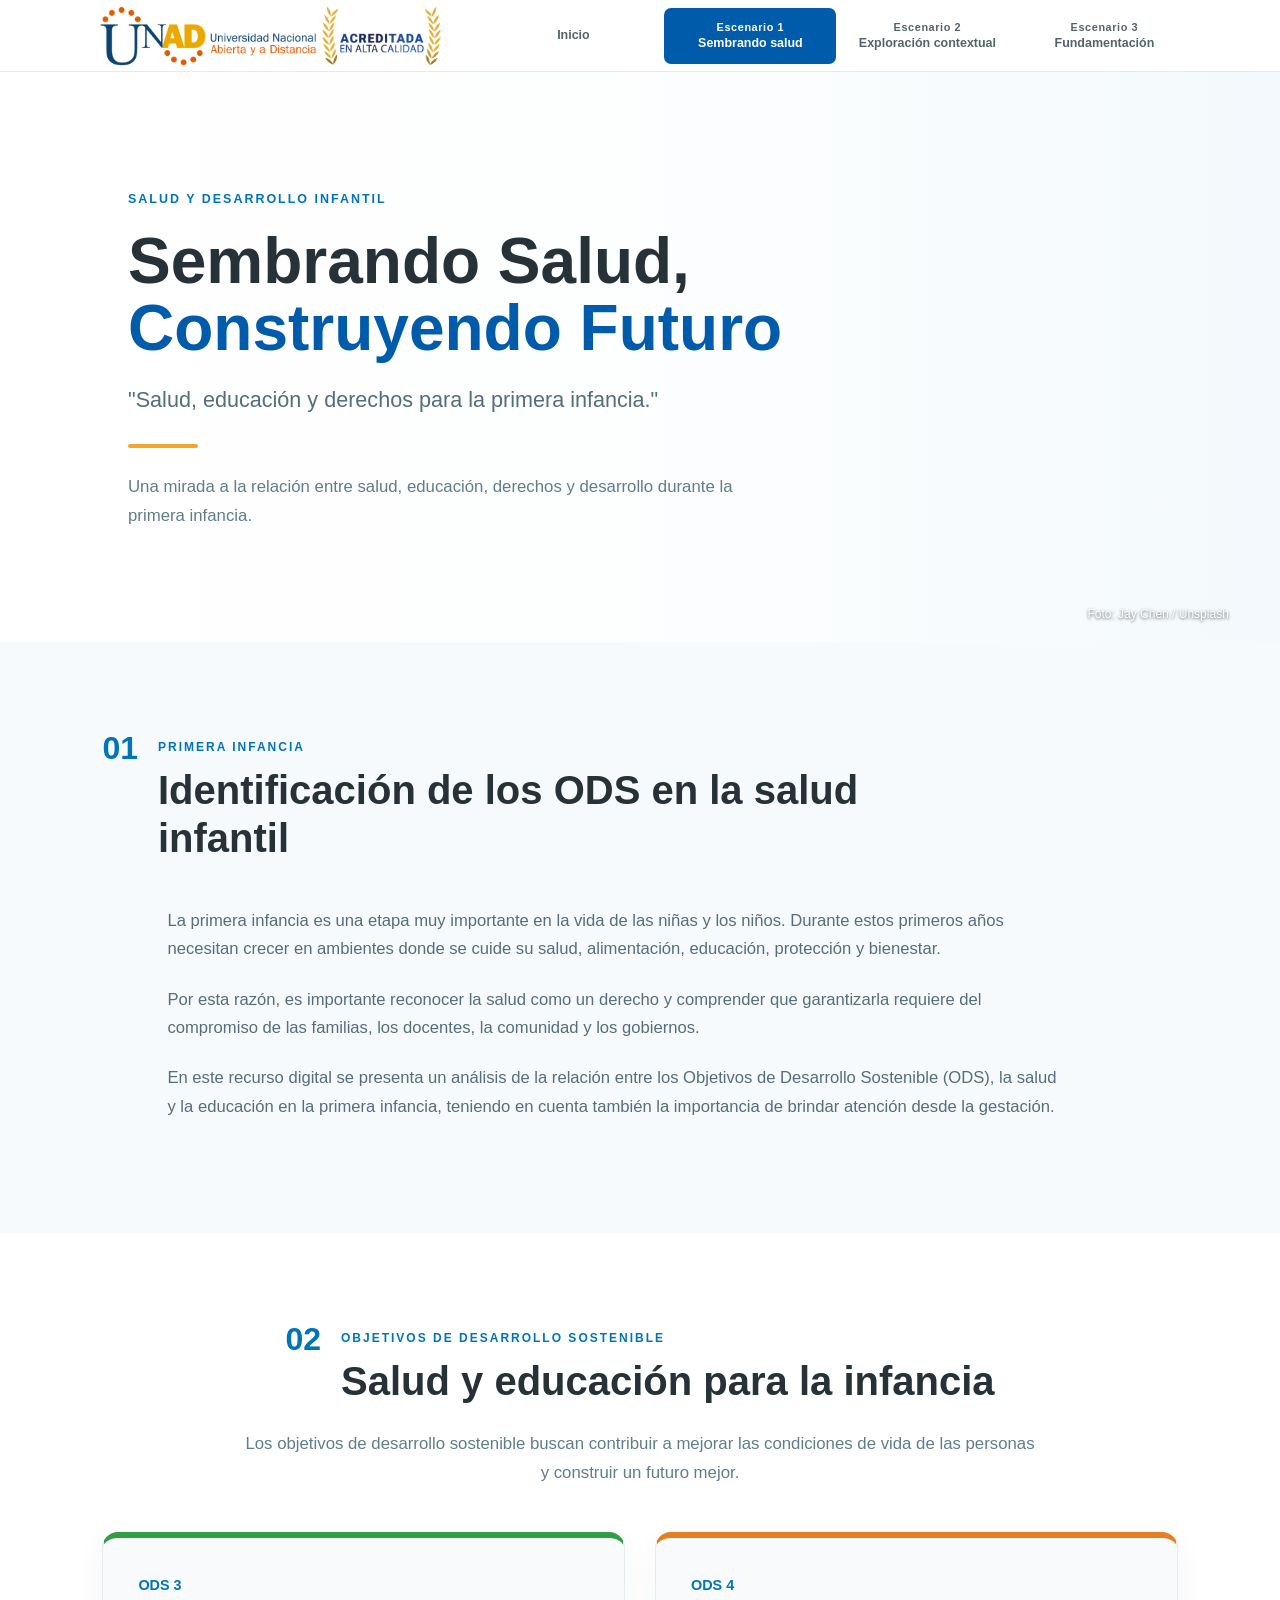
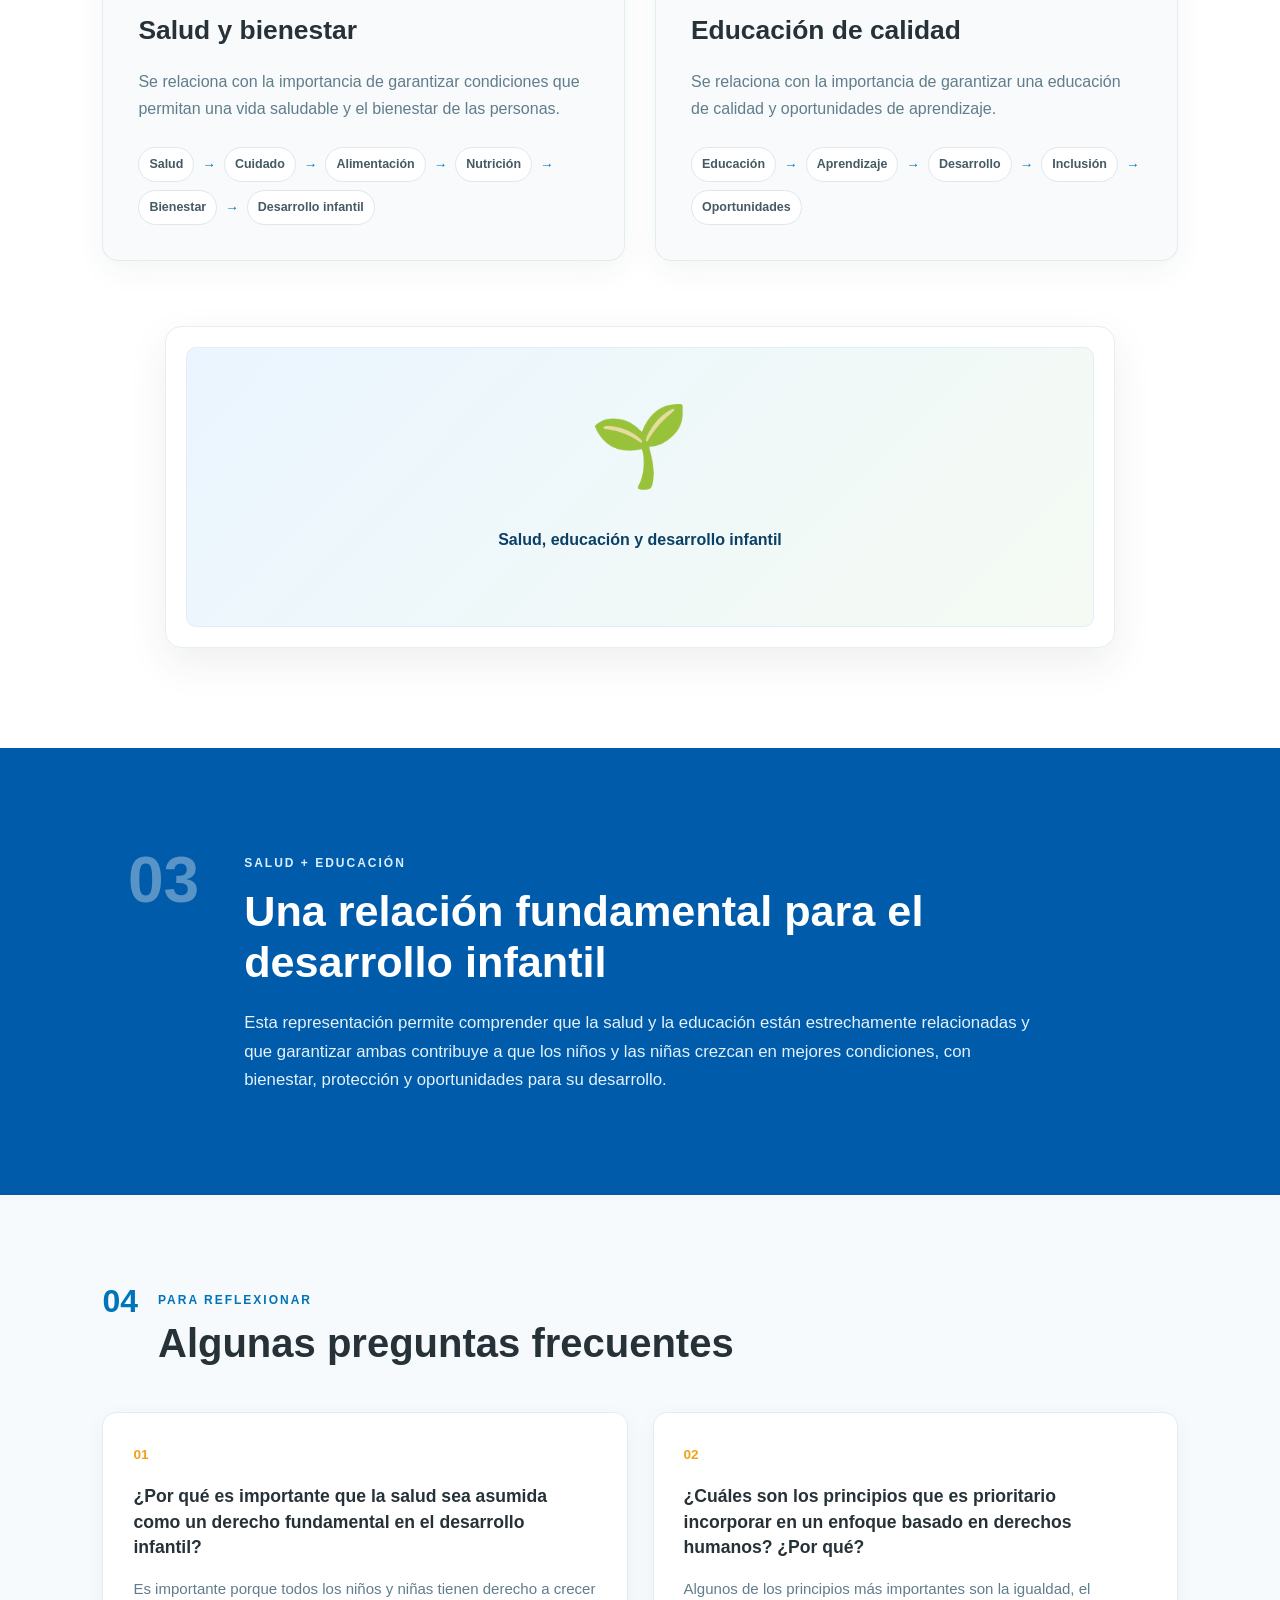
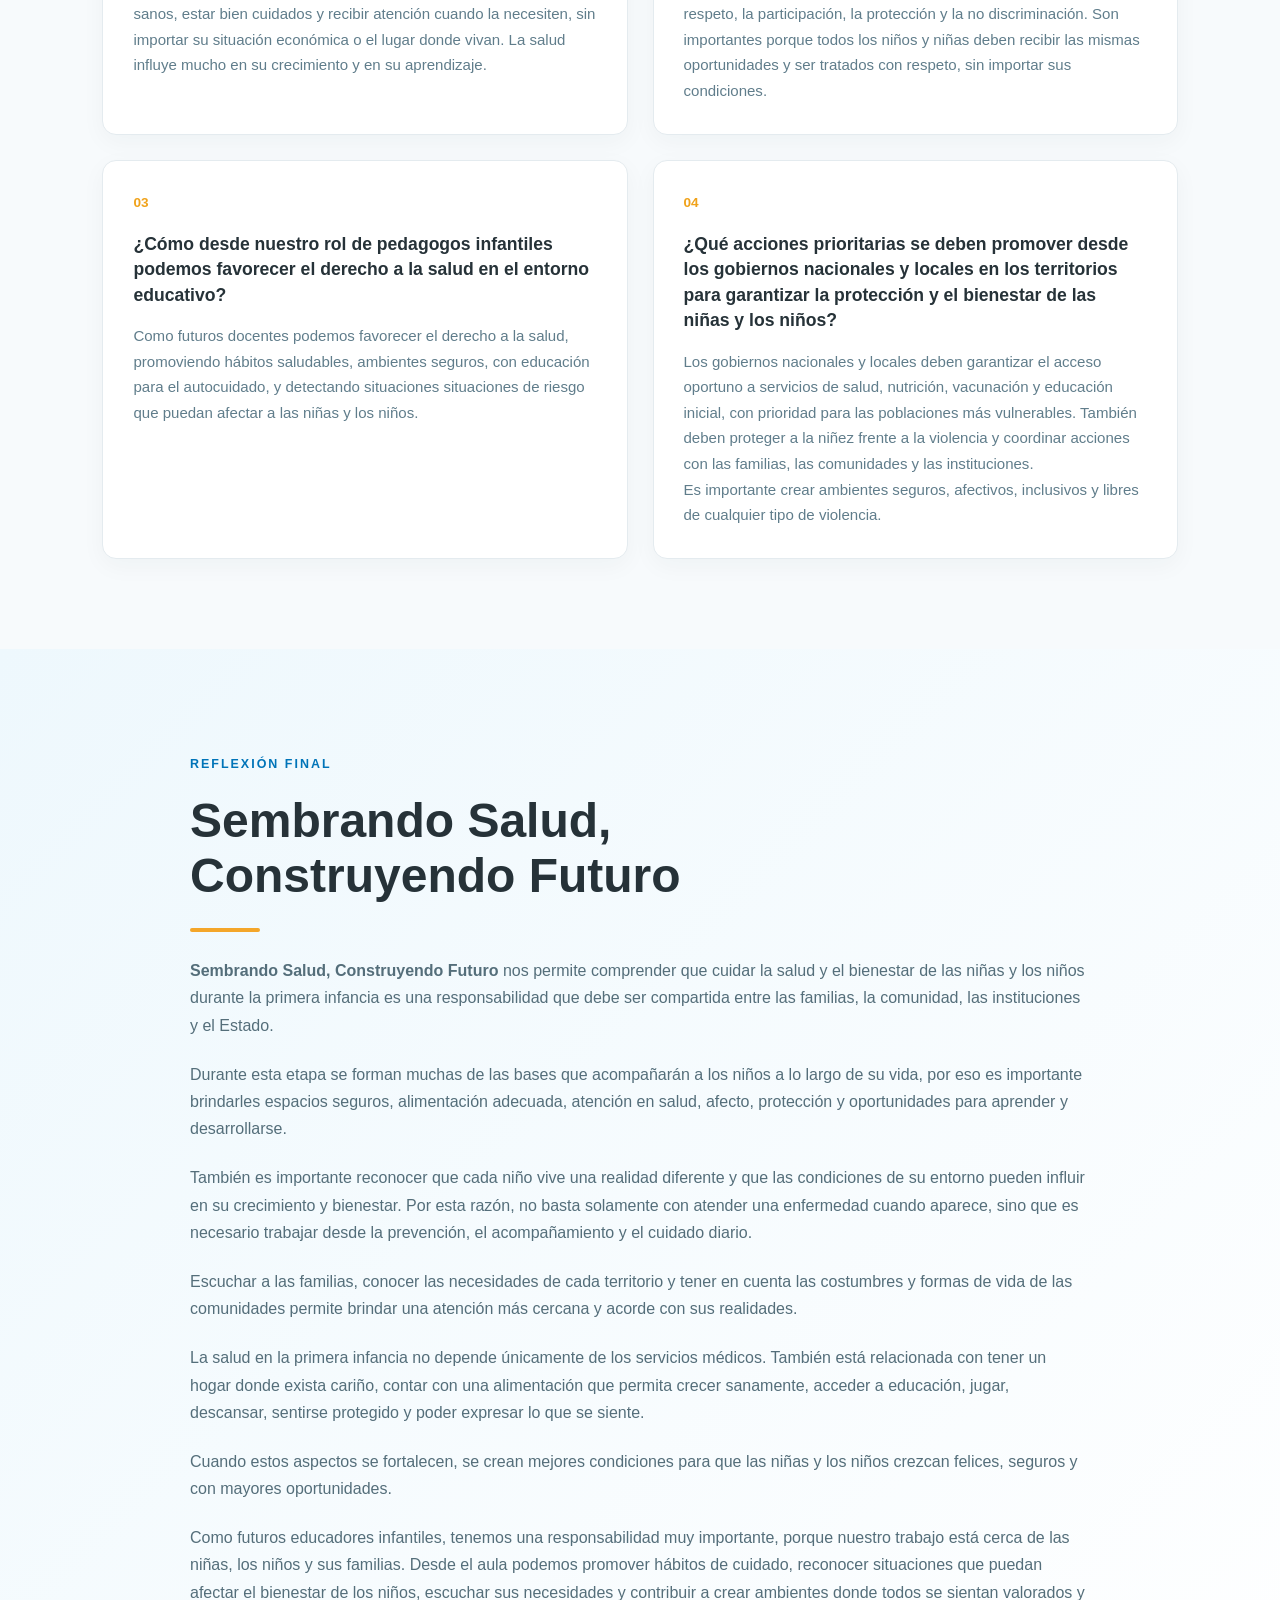
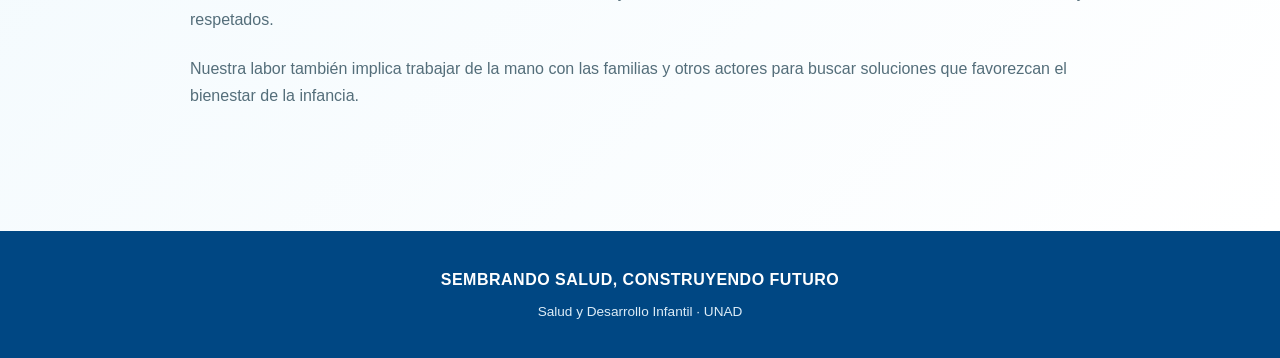
<file: Pages/pestana1.html>
<!DOCTYPE html>
<html lang="es">

<head>
    <meta charset="UTF-8">
    <meta name="viewport" content="width=device-width, initial-scale=1.0">

    <title>Sembrando Salud, Construyendo Futuro</title>

    <link rel="stylesheet" href="../style/pestana1.css">
</head>

<body>

    <!-- =========================
         BARRA DE NAVEGACIÓN
    ========================== -->

    <header class="navbar">

        <div class="logo">
            <img src="../img/logo-unad.png" alt="UNAD Universidad Nacional Abierta y a Distancia">
        </div>

        <nav class="menu">

            <a href="../index.html">Inicio</a>

            <a href="pestana1.html" class="activo">
                <span class="escenario">Escenario 1</span><span>Sembrando salud</span>
            </a>

            <a href="pestana2.html"><span class="escenario">Escenario 2</span><span>Exploración contextual</span></a>

            <a href="fundamentacion.html"><span class="escenario">Escenario 3</span><span>Fundamentación</span></a>

        </nav>

    </header>


    <!-- =========================
         PORTADA
    ========================== -->

    <section class="portada">

        <div class="portada-contenido">

            <span class="etiqueta">
                SALUD Y DESARROLLO INFANTIL
            </span>

            <h1>
                Sembrando Salud,<br>
                <span>Construyendo Futuro</span>
            </h1>

            <p class="frase">
                "Salud, educación y derechos para la primera infancia."
            </p>

            <div class="linea-decorativa"></div>

            <p class="intro-portada">
                Una mirada a la relación entre salud, educación,
                derechos y desarrollo durante la primera infancia.
            </p>

        </div>

        <div class="portada-decoracion">

            <div class="flor">
                🌱
            </div>

        </div>

        <a class="credito-portada" href="https://unsplash.com/photos/woman-in-white-dress-dancing-with-girl-in-white-dress-on-green-grass-field-during-daytime-mKbZ3zAdiB4" target="_blank" rel="noopener noreferrer">Foto: Jay Chen / Unsplash</a>

    </section>


    <!-- =========================
         INTRODUCCIÓN
    ========================== -->

    <section class="seccion introduccion">

        <div class="titulo-seccion">

            <span>01</span>

            <div>
                <small>PRIMERA INFANCIA</small>

                <h2>
                    Identificación de los ODS
                    en la salud infantil
                </h2>
            </div>

        </div>


        <div class="texto-introduccion">

            <p>
                La primera infancia es una etapa muy importante en la vida
                de las niñas y los niños. Durante estos primeros años necesitan
                crecer en ambientes donde se cuide su salud, alimentación,
                educación, protección y bienestar.
            </p>

            <p>
                Por esta razón, es importante reconocer la salud como un derecho
                y comprender que garantizarla requiere del compromiso de las
                familias, los docentes, la comunidad y los gobiernos.
            </p>

            <p>
                En este recurso digital se presenta un análisis de la relación
                entre los Objetivos de Desarrollo Sostenible (ODS), la salud
                y la educación en la primera infancia, teniendo en cuenta
                también la importancia de brindar atención desde la gestación.
            </p>

        </div>

    </section>


    <!-- =========================
         ODS
    ========================== -->

    <section class="seccion ods" id="ods">

        <div class="titulo-seccion centrado">

            <span>02</span>

            <div>
                <small>OBJETIVOS DE DESARROLLO SOSTENIBLE</small>

                <h2>
                    Salud y educación para la infancia
                </h2>
            </div>

        </div>


        <p class="texto-central">
            Los objetivos de desarrollo sostenible buscan contribuir a mejorar
            las condiciones de vida de las personas y construir un futuro mejor.
        </p>


        <div class="ods-grid">

            <!-- ODS 3 -->

            <article class="ods-card ods-salud">

                <div class="ods-numero">
                    ODS 3
                </div>

                <h3>
                    Salud y bienestar
                </h3>

                <p>
                    Se relaciona con la importancia de garantizar condiciones
                    que permitan una vida saludable y el bienestar de las personas.
                </p>

                <div class="cadena">

                    <span>Salud</span>
                    <b>→</b>

                    <span>Cuidado</span>
                    <b>→</b>

                    <span>Alimentación</span>
                    <b>→</b>

                    <span>Nutrición</span>
                    <b>→</b>

                    <span>Bienestar</span>
                    <b>→</b>

                    <span>Desarrollo infantil</span>

                </div>

            </article>


            <!-- ODS 4 -->

            <article class="ods-card ods-educacion">

                <div class="ods-numero">
                    ODS 4
                </div>

                <h3>
                    Educación de calidad
                </h3>

                <p>
                    Se relaciona con la importancia de garantizar una educación
                    de calidad y oportunidades de aprendizaje.
                </p>

                <div class="cadena">

                    <span>Educación</span>
                    <b>→</b>

                    <span>Aprendizaje</span>
                    <b>→</b>

                    <span>Desarrollo</span>
                    <b>→</b>

                    <span>Inclusión</span>
                    <b>→</b>

                    <span>Oportunidades</span>

                </div>

            </article>

        </div>


        <!-- Imagen -->

        <div class="imagen-ods">

            <div class="imagen-placeholder" role="img" aria-label="Representación gráfica de salud y educación">
                <span aria-hidden="true">🌱</span>
                <p>Salud, educación y desarrollo infantil</p>
            </div>

        </div>

    </section>


    <!-- =========================
         RELACIÓN SALUD EDUCACIÓN
    ========================== -->

    <section class="relacion">

        <div class="relacion-contenido">

            <span class="numero-grande">
                03
            </span>

            <div>

                <small>
                    SALUD + EDUCACIÓN
                </small>

                <h2>
                    Una relación fundamental
                    para el desarrollo infantil
                </h2>

                <p>
                    Esta representación permite comprender que la salud y
                    la educación están estrechamente relacionadas y que
                    garantizar ambas contribuye a que los niños y las niñas
                    crezcan en mejores condiciones, con bienestar, protección
                    y oportunidades para su desarrollo.
                </p>

            </div>

        </div>

    </section>


    <!-- =========================
         PREGUNTAS
    ========================== -->

    <section class="seccion preguntas" id="preguntas">

        <div class="titulo-seccion">

            <span>04</span>

            <div>
                <small>PARA REFLEXIONAR</small>

                <h2>
                    Algunas preguntas frecuentes
                </h2>
            </div>

        </div>


        <div class="preguntas-grid">


            <!-- Pregunta 1 -->

            <article class="pregunta">

                <div class="pregunta-numero">
                    01
                </div>

                <h3>
                    ¿Por qué es importante que la salud sea asumida como
                    un derecho fundamental en el desarrollo infantil?
                </h3>

                <p>
                    Es importante porque todos los niños y niñas tienen derecho
                    a crecer sanos, estar bien cuidados y recibir atención cuando
                    la necesiten, sin importar su situación económica o el lugar
                    donde vivan. La salud influye mucho en su crecimiento y en
                    su aprendizaje.
                </p>

            </article>


            <!-- Pregunta 2 -->

            <article class="pregunta">

                <div class="pregunta-numero">
                    02
                </div>

                <h3>
                    ¿Cuáles son los principios que es prioritario incorporar
                    en un enfoque basado en derechos humanos? ¿Por qué?
                </h3>

                <p>
                    Algunos de los principios más importantes son la igualdad,
                    el respeto, la participación, la protección y la no
                    discriminación. Son importantes porque todos los niños
                    y niñas deben recibir las mismas oportunidades y ser tratados
                    con respeto, sin importar sus condiciones.
                </p>

            </article>


            <!-- Pregunta 3 -->

            <article class="pregunta">

                <div class="pregunta-numero">
                    03
                </div>

                <h3>
                    ¿Cómo desde nuestro rol de pedagogos infantiles podemos
                    favorecer el derecho a la salud en el entorno educativo?
                </h3>

                <p>
                    Como futuros docentes podemos favorecer el derecho a la
                    salud, promoviendo hábitos saludables, ambientes seguros,
                    con educación para el autocuidado, y detectando situaciones
                    situaciones de riesgo que puedan afectar a las niñas y los niños.
                </p>

            </article>


            <!-- Pregunta 4 -->

            <article class="pregunta">

                <div class="pregunta-numero">
                    04
                </div>

                <h3>
                    ¿Qué acciones prioritarias se deben promover desde los
                    gobiernos nacionales y locales en los territorios para
                    garantizar la protección y el bienestar de las niñas y los niños?
                </h3>

                <p>
                    Los gobiernos nacionales y locales deben garantizar el acceso
                    oportuno a servicios de salud, nutrición, vacunación y educación
                    inicial, con prioridad para las poblaciones más vulnerables.
                    También deben proteger a la niñez frente a la violencia y coordinar
                    acciones con las familias, las comunidades y las instituciones.
                </p>

                <p>
                    Es importante crear ambientes seguros, afectivos, inclusivos
                    y libres de cualquier tipo de violencia.
                </p>

            </article>

        </div>

    </section>


    <!-- =========================
         REFLEXIÓN FINAL
    ========================== -->

    <section class="reflexion">

        <div class="reflexion-contenido">

            <span class="etiqueta">
                REFLEXIÓN FINAL
            </span>

            <h2>
                Sembrando Salud,<br>
                Construyendo Futuro
            </h2>

            <div class="linea-decorativa"></div>

            <p>
                <strong>Sembrando Salud, Construyendo Futuro</strong>
                nos permite comprender que cuidar la salud y el bienestar
                de las niñas y los niños durante la primera infancia es una
                responsabilidad que debe ser compartida entre las familias,
                la comunidad, las instituciones y el Estado.
            </p>

            <p>
                Durante esta etapa se forman muchas de las bases que acompañarán
                a los niños a lo largo de su vida, por eso es importante brindarles
                espacios seguros, alimentación adecuada, atención en salud,
                afecto, protección y oportunidades para aprender y desarrollarse.
            </p>

            <p>
                También es importante reconocer que cada niño vive una realidad
                diferente y que las condiciones de su entorno pueden influir en
                su crecimiento y bienestar. Por esta razón, no basta solamente
                con atender una enfermedad cuando aparece, sino que es necesario
                trabajar desde la prevención, el acompañamiento y el cuidado diario.
            </p>

            <p>
                Escuchar a las familias, conocer las necesidades de cada territorio
                y tener en cuenta las costumbres y formas de vida de las comunidades
                permite brindar una atención más cercana y acorde con sus realidades.
            </p>

            <p>
                La salud en la primera infancia no depende únicamente de los
                servicios médicos. También está relacionada con tener un hogar
                donde exista cariño, contar con una alimentación que permita crecer
                sanamente, acceder a educación, jugar, descansar, sentirse protegido
                y poder expresar lo que se siente.
            </p>

            <p>
                Cuando estos aspectos se fortalecen, se crean mejores condiciones
                para que las niñas y los niños crezcan felices, seguros y con
                mayores oportunidades.
            </p>

            <p>
                Como futuros educadores infantiles, tenemos una responsabilidad
                muy importante, porque nuestro trabajo está cerca de las niñas,
                los niños y sus familias. Desde el aula podemos promover hábitos
                de cuidado, reconocer situaciones que puedan afectar el bienestar
                de los niños, escuchar sus necesidades y contribuir a crear ambientes
                donde todos se sientan valorados y respetados.
            </p>

            <p>
                Nuestra labor también implica trabajar de la mano con las familias
                y otros actores para buscar soluciones que favorezcan el bienestar
                de la infancia.
            </p>

        </div>

    </section>


    <!-- =========================
         PIE DE PÁGINA
    ========================== -->

    <footer>

        <div class="footer-contenido">

            <strong>
                SEMBRANDO SALUD, CONSTRUYENDO FUTURO
            </strong>

            <p>
                Salud y Desarrollo Infantil · UNAD
            </p>

        </div>

    </footer>


</body>

</html>
</file>
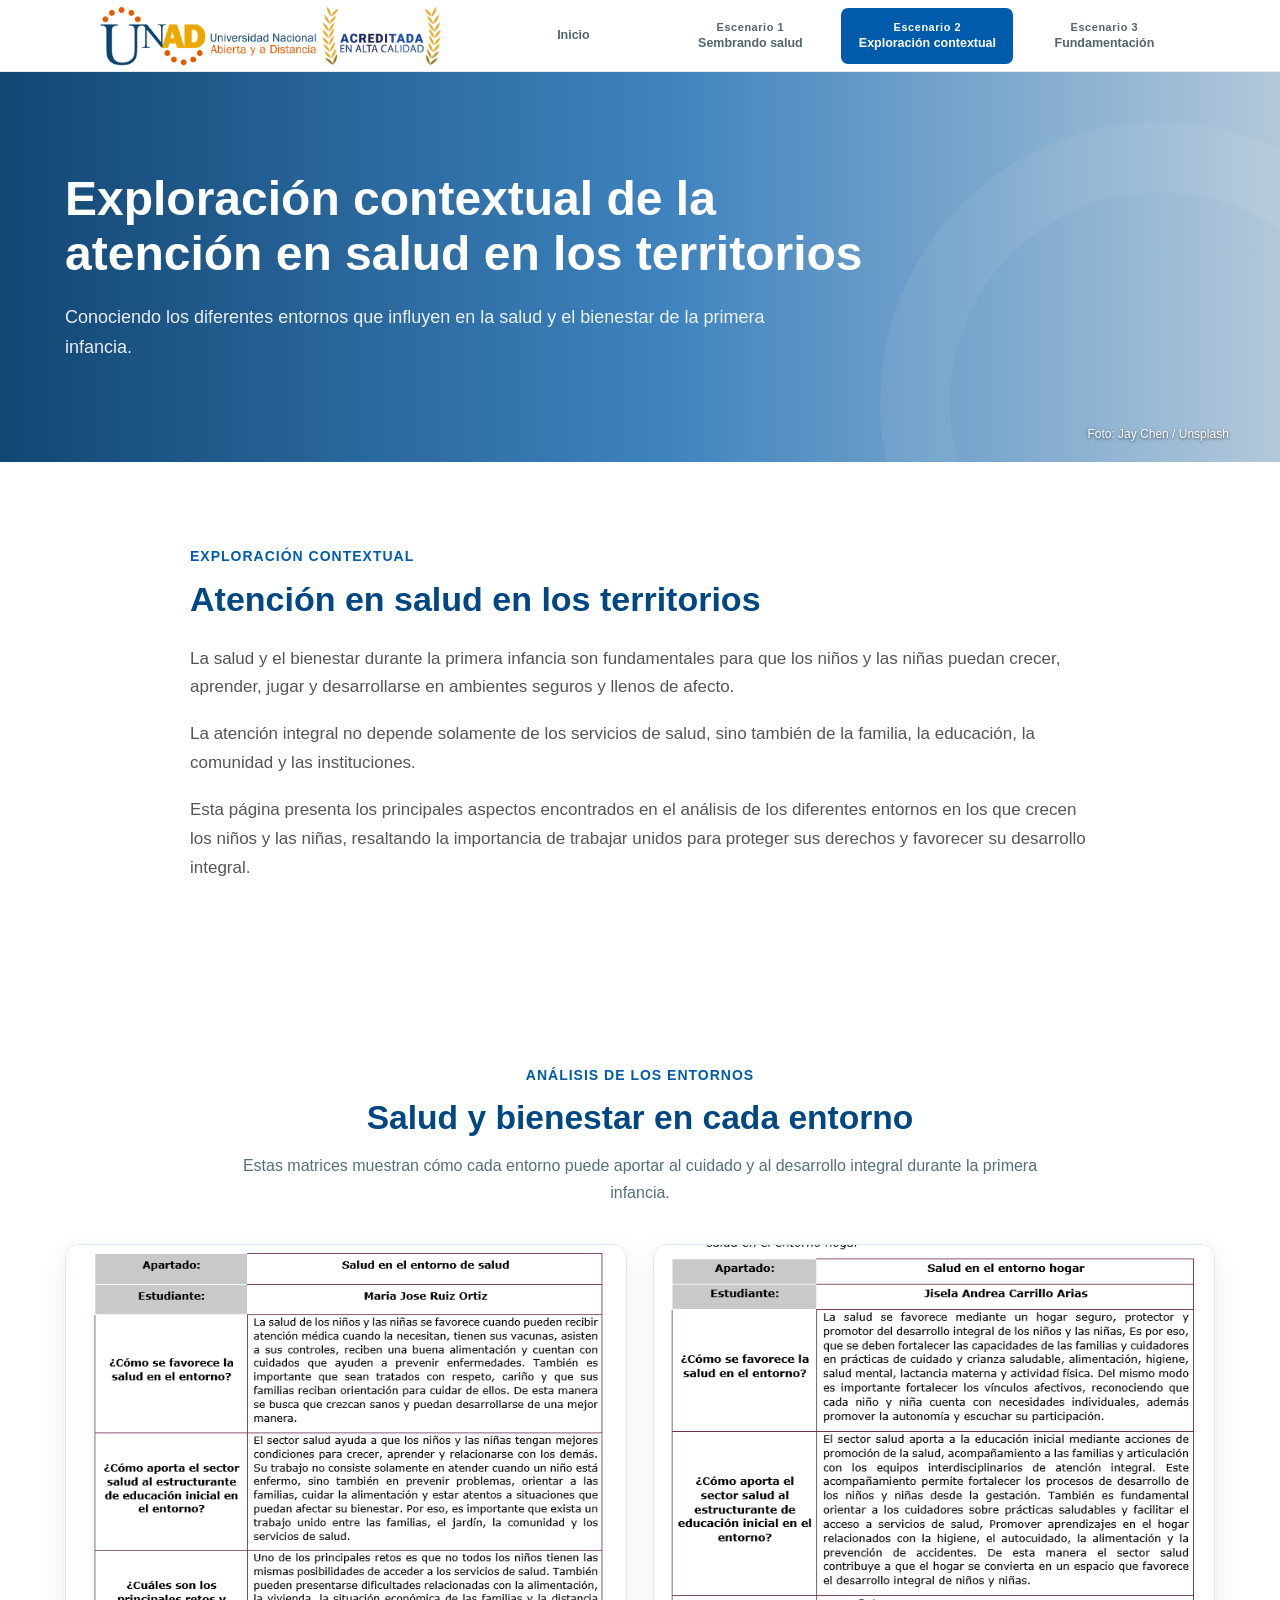
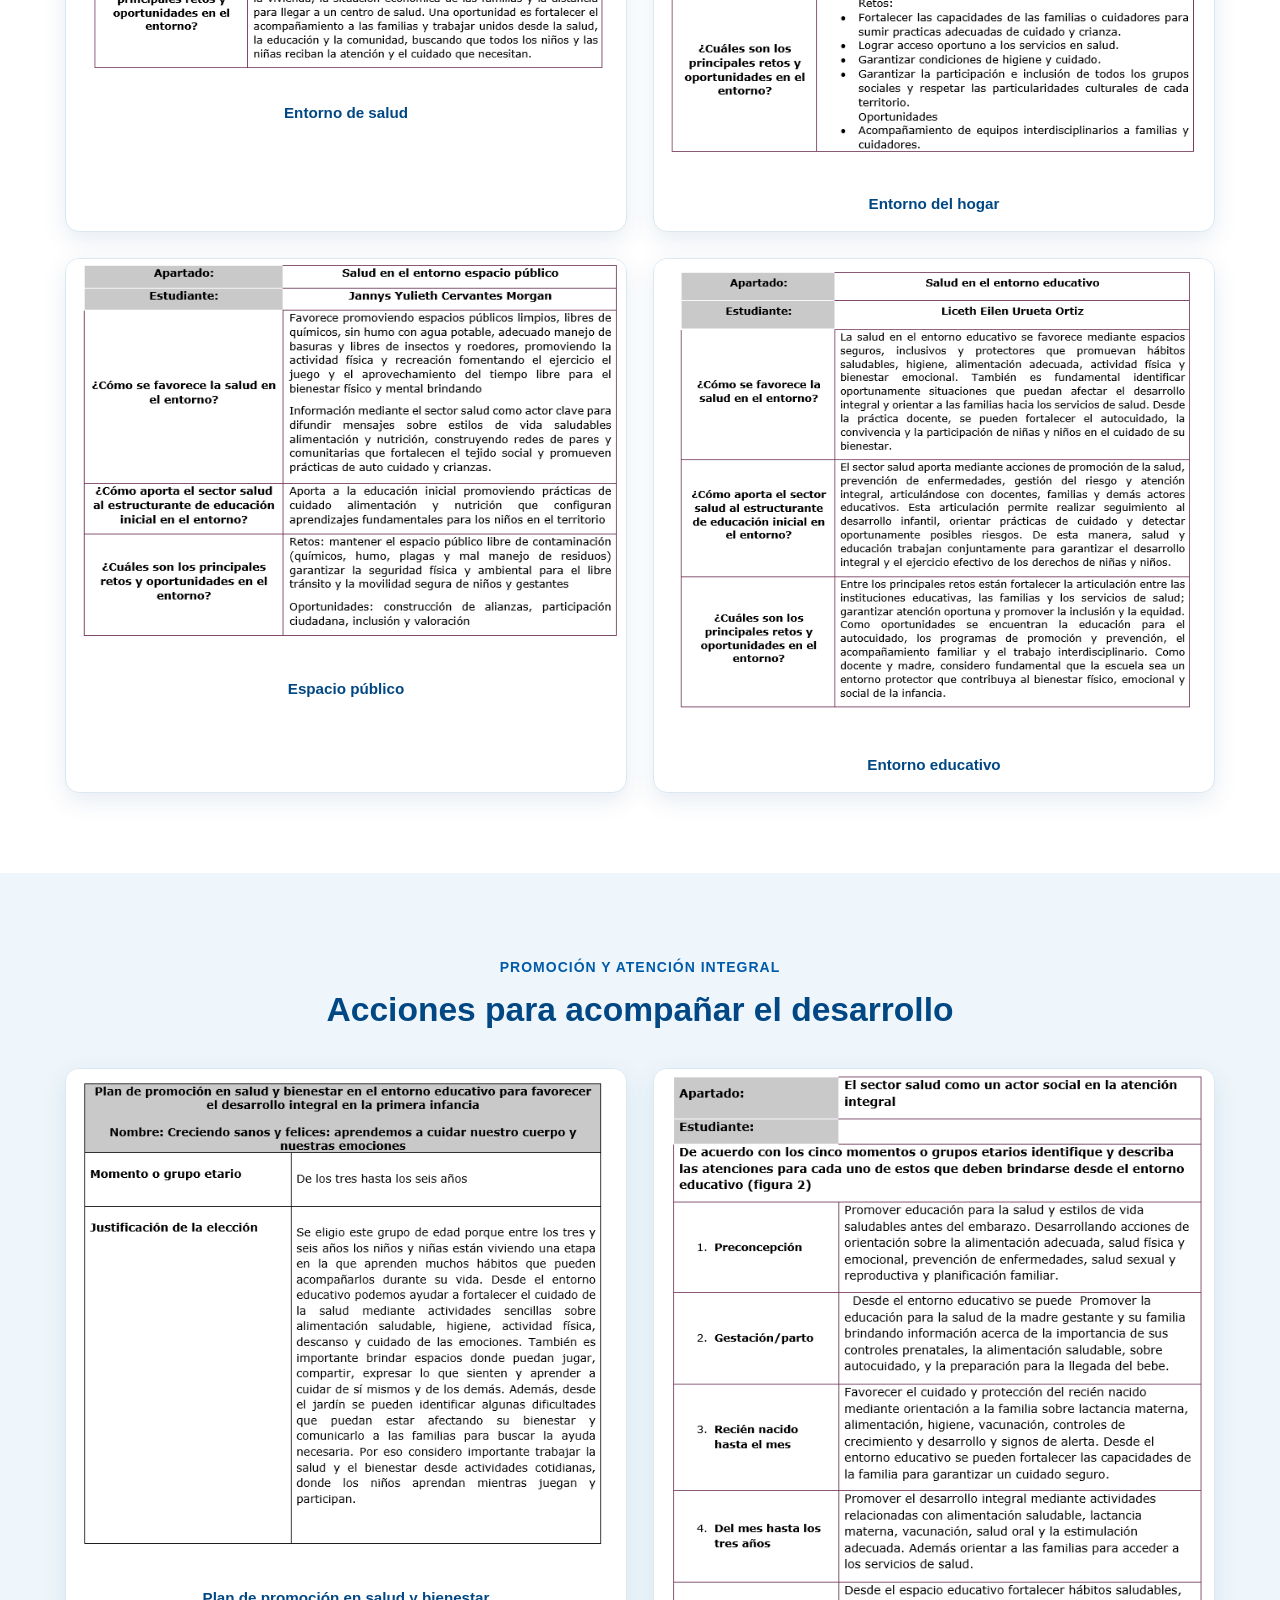
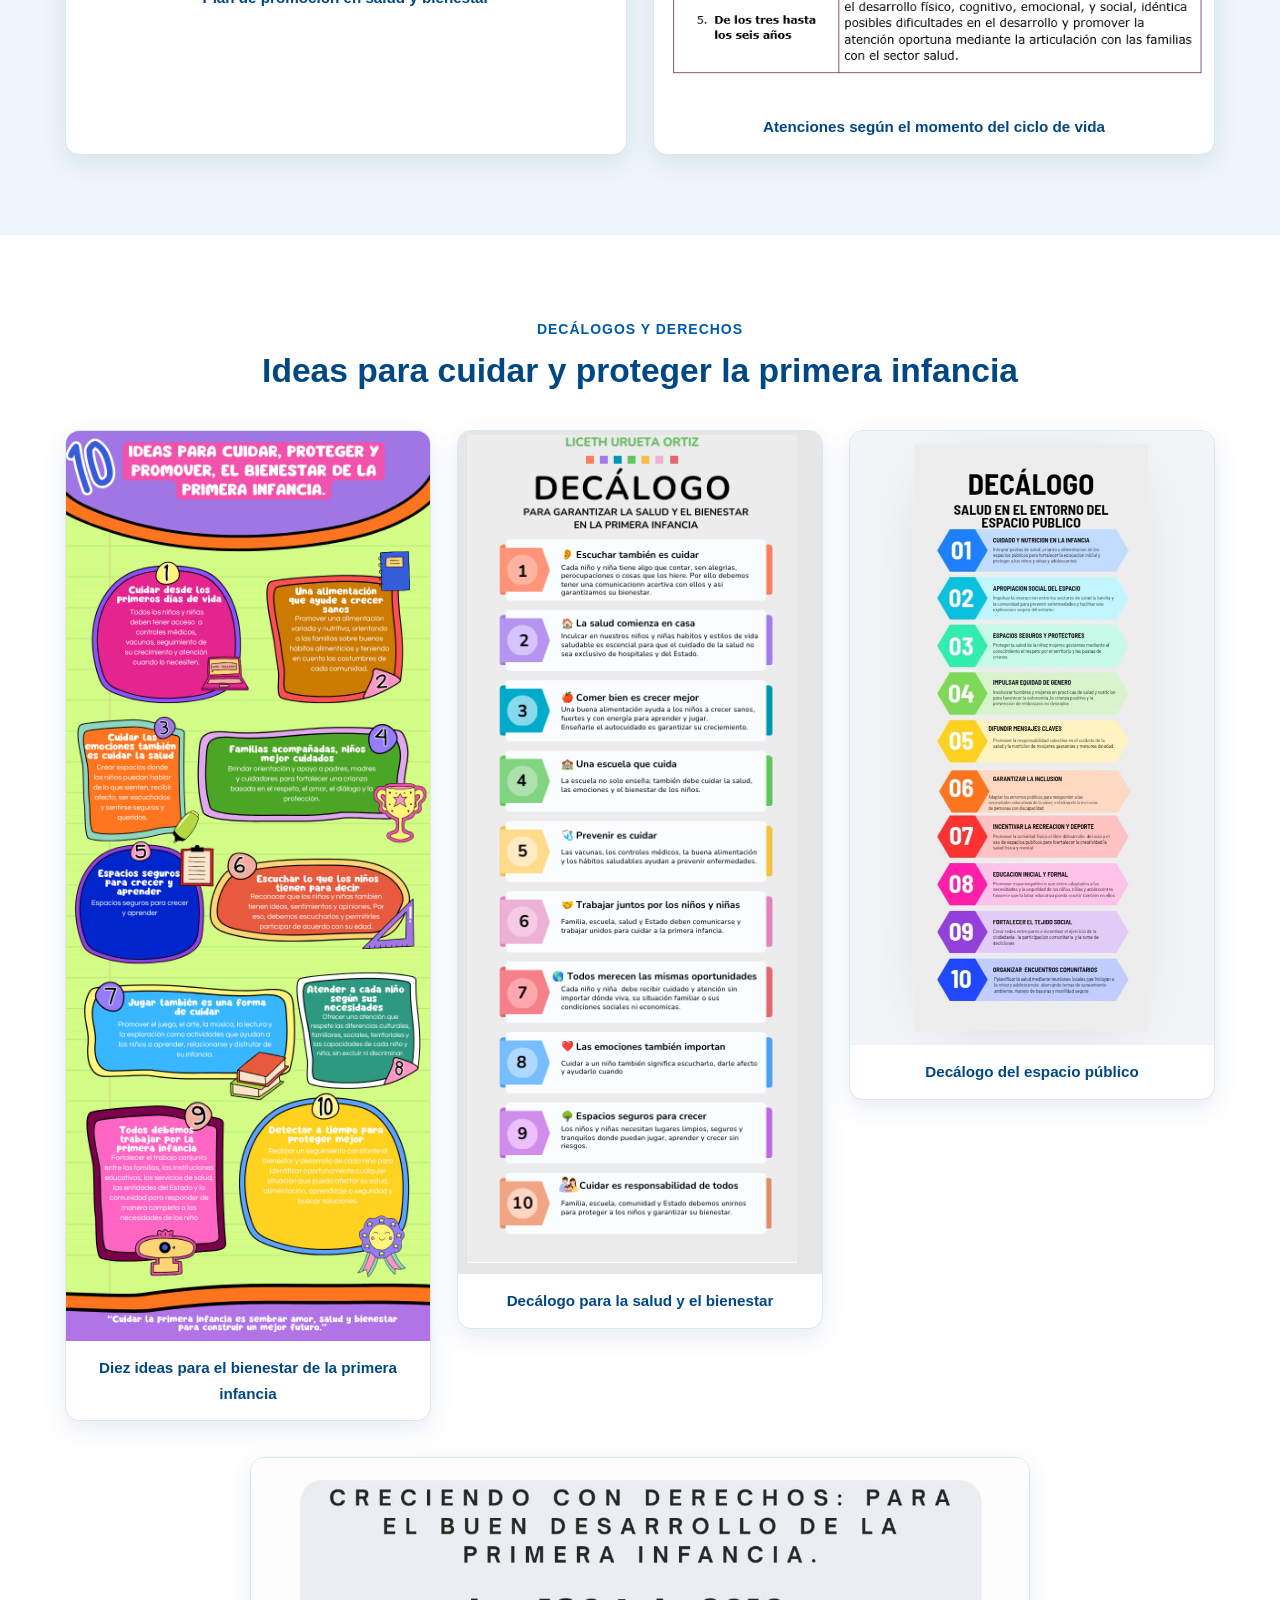
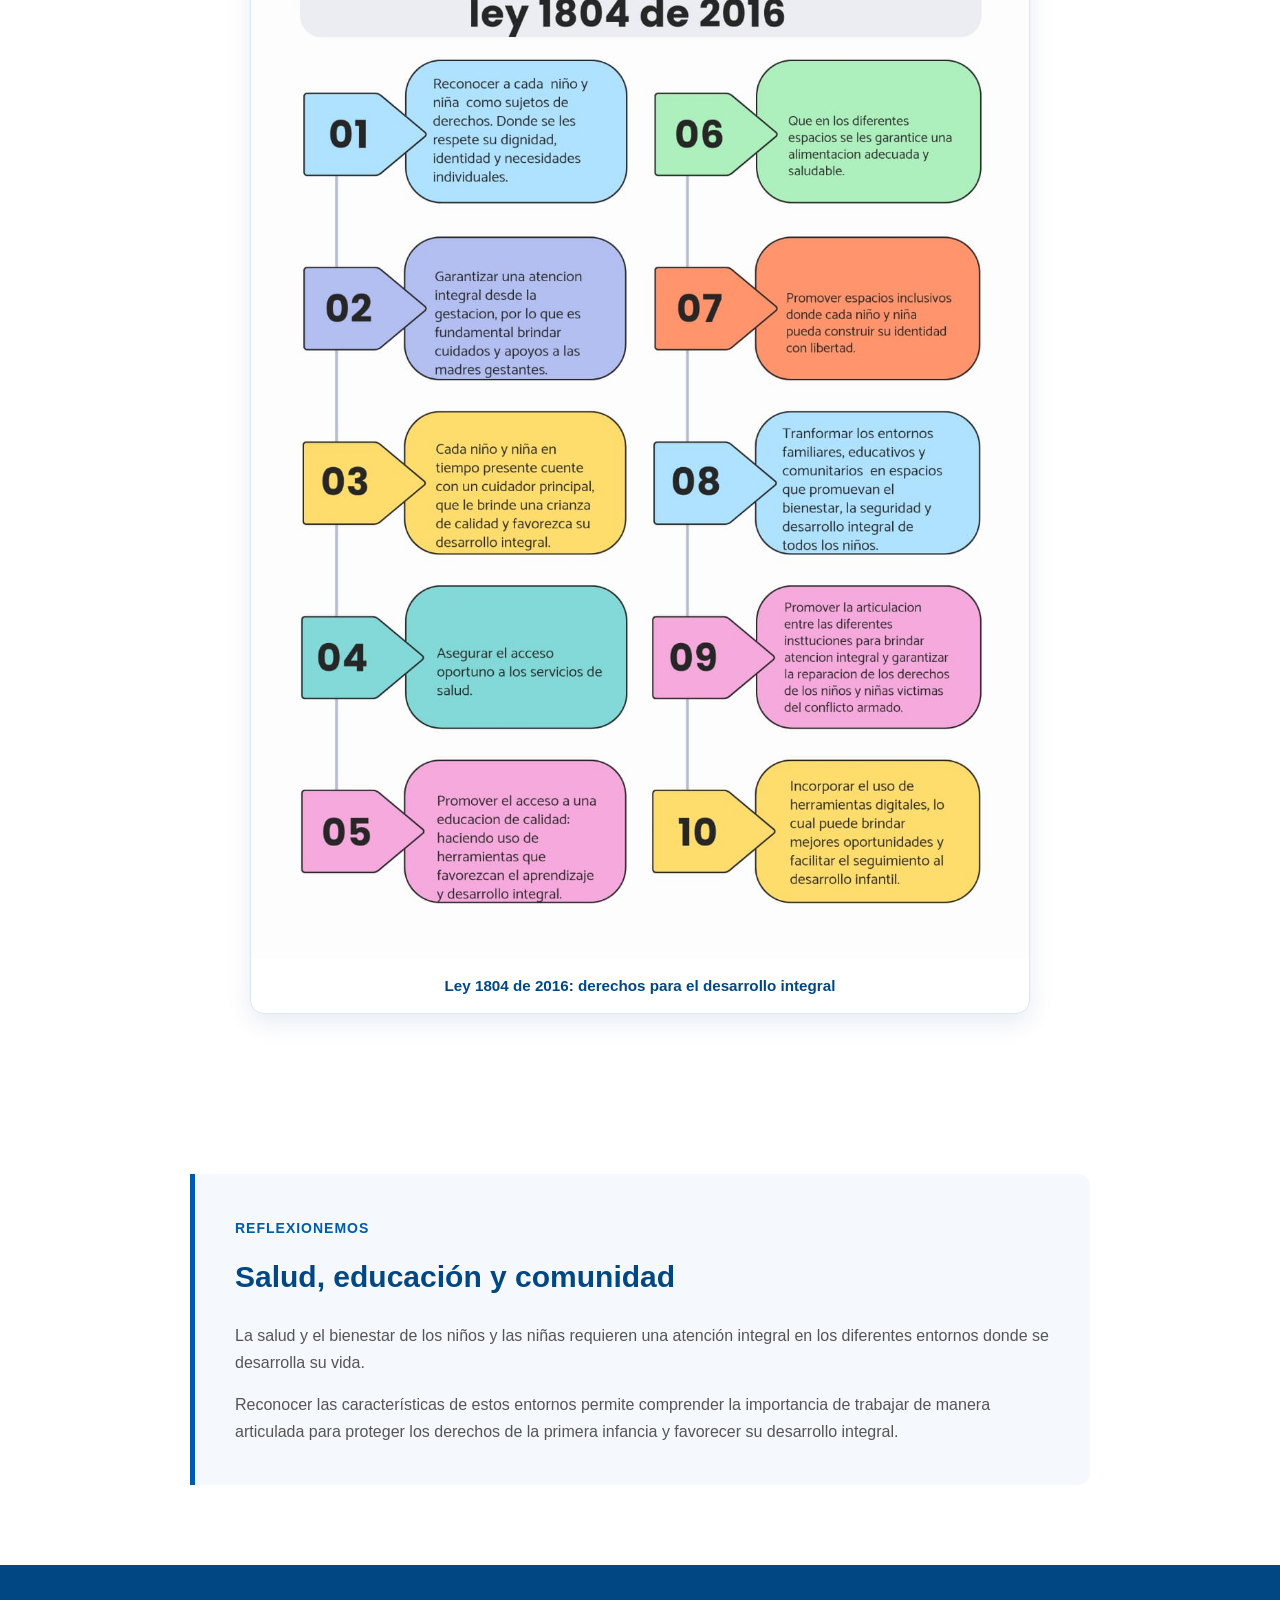
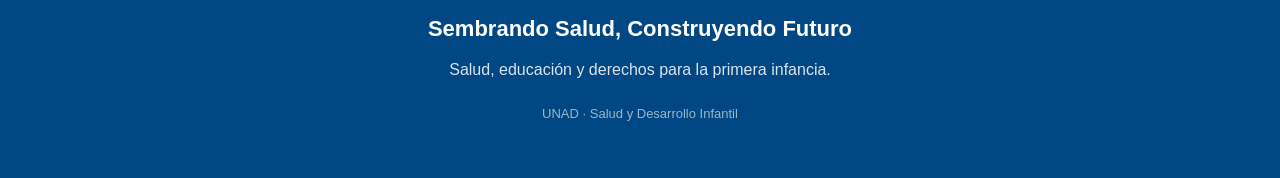
<file: Pages/pestana2.html>
<!DOCTYPE html>
<html lang="es">

<head>
    <meta charset="UTF-8">
    <meta name="viewport" content="width=device-width, initial-scale=1.0">

    <title>Exploración contextual | Sembrando Salud</title>

    <link rel="stylesheet" href="../style/pestana2.css">
</head>

<body>

    <!-- =========================
         BARRA DE NAVEGACIÓN
    ========================== -->
    <header class="navbar">

        <div class="logo">
            <img src="../img/logo-unad.png" alt="UNAD Universidad Nacional Abierta y a Distancia">
        </div>

        <nav class="menu">

            <a href="../index.html">Inicio</a>

            <a href="pestana1.html"><span class="escenario">Escenario 1</span><span>Sembrando salud</span></a>

            <a href="pestana2.html" class="activo"><span class="escenario">Escenario 2</span><span>Exploración contextual</span></a>

            <a href="fundamentacion.html"><span class="escenario">Escenario 3</span><span>Fundamentación</span></a>

        </nav>

    </header>


    <!-- =========================
         ENCABEZADO DE LA PÁGINA
    ========================== -->

    <section class="pagina-portada">

        <div class="pagina-portada-contenido">

            <h1>
                Exploración contextual de la atención
                en salud en los territorios
            </h1>

            <p>
                Conociendo los diferentes entornos que influyen
                en la salud y el bienestar de la primera infancia.
            </p>

        </div>

        <a class="credito-portada" href="https://unsplash.com/photos/woman-in-white-dress-dancing-with-girl-in-white-dress-on-green-grass-field-during-daytime-mKbZ3zAdiB4" target="_blank" rel="noopener noreferrer">Foto: Jay Chen / Unsplash</a>

    </section>


    <!-- =========================
         CONTENIDO PRINCIPAL
    ========================== -->

    <main>

        <section class="seccion contexto">

            <div class="contenedor">

                <div class="contexto-texto">

                    <span class="subtitulo">
                        Exploración contextual
                    </span>

                    <h2>
                        Atención en salud en los territorios
                    </h2>

                    <p>
                        La salud y el bienestar durante la primera infancia
                        son fundamentales para que los niños y las niñas
                        puedan crecer, aprender, jugar y desarrollarse en
                        ambientes seguros y llenos de afecto.
                    </p>

                    <p>
                        La atención integral no depende solamente de los
                        servicios de salud, sino también de la familia,
                        la educación, la comunidad y las instituciones.
                    </p>

                    <p>
                        Esta página presenta los principales aspectos
                        encontrados en el análisis de los diferentes
                        entornos en los que crecen los niños y las niñas,
                        resaltando la importancia de trabajar unidos para
                        proteger sus derechos y favorecer su desarrollo integral.
                    </p>

                </div>

            </div>

        </section>


        <!-- MATRICES DE LOS ENTORNOS -->
        <section class="seccion recursos">

            <div class="contenedor">

                <div class="recursos-encabezado">
                    <span class="subtitulo">Análisis de los entornos</span>
                    <h2>Salud y bienestar en cada entorno</h2>
                    <p>Estas matrices muestran cómo cada entorno puede aportar al cuidado y al desarrollo integral durante la primera infancia.</p>
                </div>

                <div class="galeria-entornos">
                    <figure class="recurso-tarjeta">
                        <a href="img/entorno-salud.png" target="_blank"><img src="img/entorno-salud.png" alt="Matriz sobre la salud en el entorno de salud"></a>
                        <figcaption>Entorno de salud</figcaption>
                    </figure>
                    <figure class="recurso-tarjeta">
                        <a href="img/entorno-hogar.png" target="_blank"><img src="img/entorno-hogar.png" alt="Matriz sobre la salud en el entorno del hogar"></a>
                        <figcaption>Entorno del hogar</figcaption>
                    </figure>
                    <figure class="recurso-tarjeta">
                        <a href="img/entorno-espacio-publico.png" target="_blank"><img src="img/entorno-espacio-publico.png" alt="Matriz sobre la salud en el espacio público"></a>
                        <figcaption>Espacio público</figcaption>
                    </figure>
                    <figure class="recurso-tarjeta">
                        <a href="img/entorno-educativo.png" target="_blank"><img src="img/entorno-educativo.png" alt="Matriz sobre la salud en el entorno educativo"></a>
                        <figcaption>Entorno educativo</figcaption>
                    </figure>
                </div>

            </div>

        </section>

        <!-- PLAN Y CICLO DE VIDA -->
        <section class="seccion recursos recursos-claro">

            <div class="contenedor">

                <div class="recursos-encabezado">
                    <span class="subtitulo">Promoción y atención integral</span>
                    <h2>Acciones para acompañar el desarrollo</h2>
                </div>

                <div class="galeria-documentos">
                    <figure class="recurso-tarjeta">
                        <a href="img/plan-promocion.png" target="_blank"><img src="img/plan-promocion.png" alt="Plan de promoción en salud y bienestar para el entorno educativo"></a>
                        <figcaption>Plan de promoción en salud y bienestar</figcaption>
                    </figure>
                    <figure class="recurso-tarjeta">
                        <a href="img/ciclo-vida.png" target="_blank"><img src="img/ciclo-vida.png" alt="Atenciones desde el entorno educativo para los cinco momentos del ciclo de vida"></a>
                        <figcaption>Atenciones según el momento del ciclo de vida</figcaption>
                    </figure>
                </div>

            </div>

        </section>

        <!-- DECÁLOGOS Y DERECHOS -->
        <section class="seccion recursos">

            <div class="contenedor">

                <div class="recursos-encabezado">
                    <span class="subtitulo">Decálogos y derechos</span>
                    <h2>Ideas para cuidar y proteger la primera infancia</h2>
                </div>

                <div class="galeria-infografias">
                    <figure class="recurso-tarjeta">
                        <a href="img/decalogo-primera-infancia.png" target="_blank"><img src="img/decalogo-primera-infancia.png" alt="Decálogo con ideas para cuidar, proteger y promover el bienestar de la primera infancia"></a>
                        <figcaption>Diez ideas para el bienestar de la primera infancia</figcaption>
                    </figure>
                    <figure class="recurso-tarjeta">
                        <a href="img/decalogo-general.png" target="_blank"><img src="img/decalogo-general.png" alt="Decálogo para garantizar la salud y el bienestar en la primera infancia"></a>
                        <figcaption>Decálogo para la salud y el bienestar</figcaption>
                    </figure>
                    <figure class="recurso-tarjeta">
                        <a href="img/decalogo-espacio-publico.jpeg" target="_blank"><img src="img/decalogo-espacio-publico.jpeg" alt="Decálogo de salud en el entorno del espacio público"></a>
                        <figcaption>Decálogo del espacio público</figcaption>
                    </figure>
                </div>

                <figure class="recurso-destacado">
                    <a href="img/ley-1804.jpeg" target="_blank"><img src="img/ley-1804.jpeg" alt="Infografía sobre la Ley 1804 de 2016 y los derechos de la primera infancia"></a>
                    <figcaption>Ley 1804 de 2016: derechos para el desarrollo integral</figcaption>
                </figure>

            </div>

        </section>


        <!-- =========================
             CIERRE
        ========================== -->

        <section class="seccion reflexion-contexto">

            <div class="contenedor">

                <div class="reflexion-box">

                    <span class="subtitulo">
                        Reflexionemos
                    </span>

                    <h2>
                        Salud, educación y comunidad
                    </h2>

                    <p>
                        La salud y el bienestar de los niños y las niñas
                        requieren una atención integral en los diferentes
                        entornos donde se desarrolla su vida.
                    </p>

                    <p>
                        Reconocer las características de estos entornos
                        permite comprender la importancia de trabajar de
                        manera articulada para proteger los derechos de la
                        primera infancia y favorecer su desarrollo integral.
                    </p>

                </div>

            </div>

        </section>

    </main>


    <!-- =========================
         PIE DE PÁGINA
    ========================== -->

    <footer class="footer">

        <div class="footer-contenedor">

            <h3>
                Sembrando Salud, Construyendo Futuro
            </h3>

            <p>
                Salud, educación y derechos para la primera infancia.
            </p>

            <p class="copyright">
                UNAD · Salud y Desarrollo Infantil
            </p>

        </div>

    </footer>

</body>

</html>
</file>
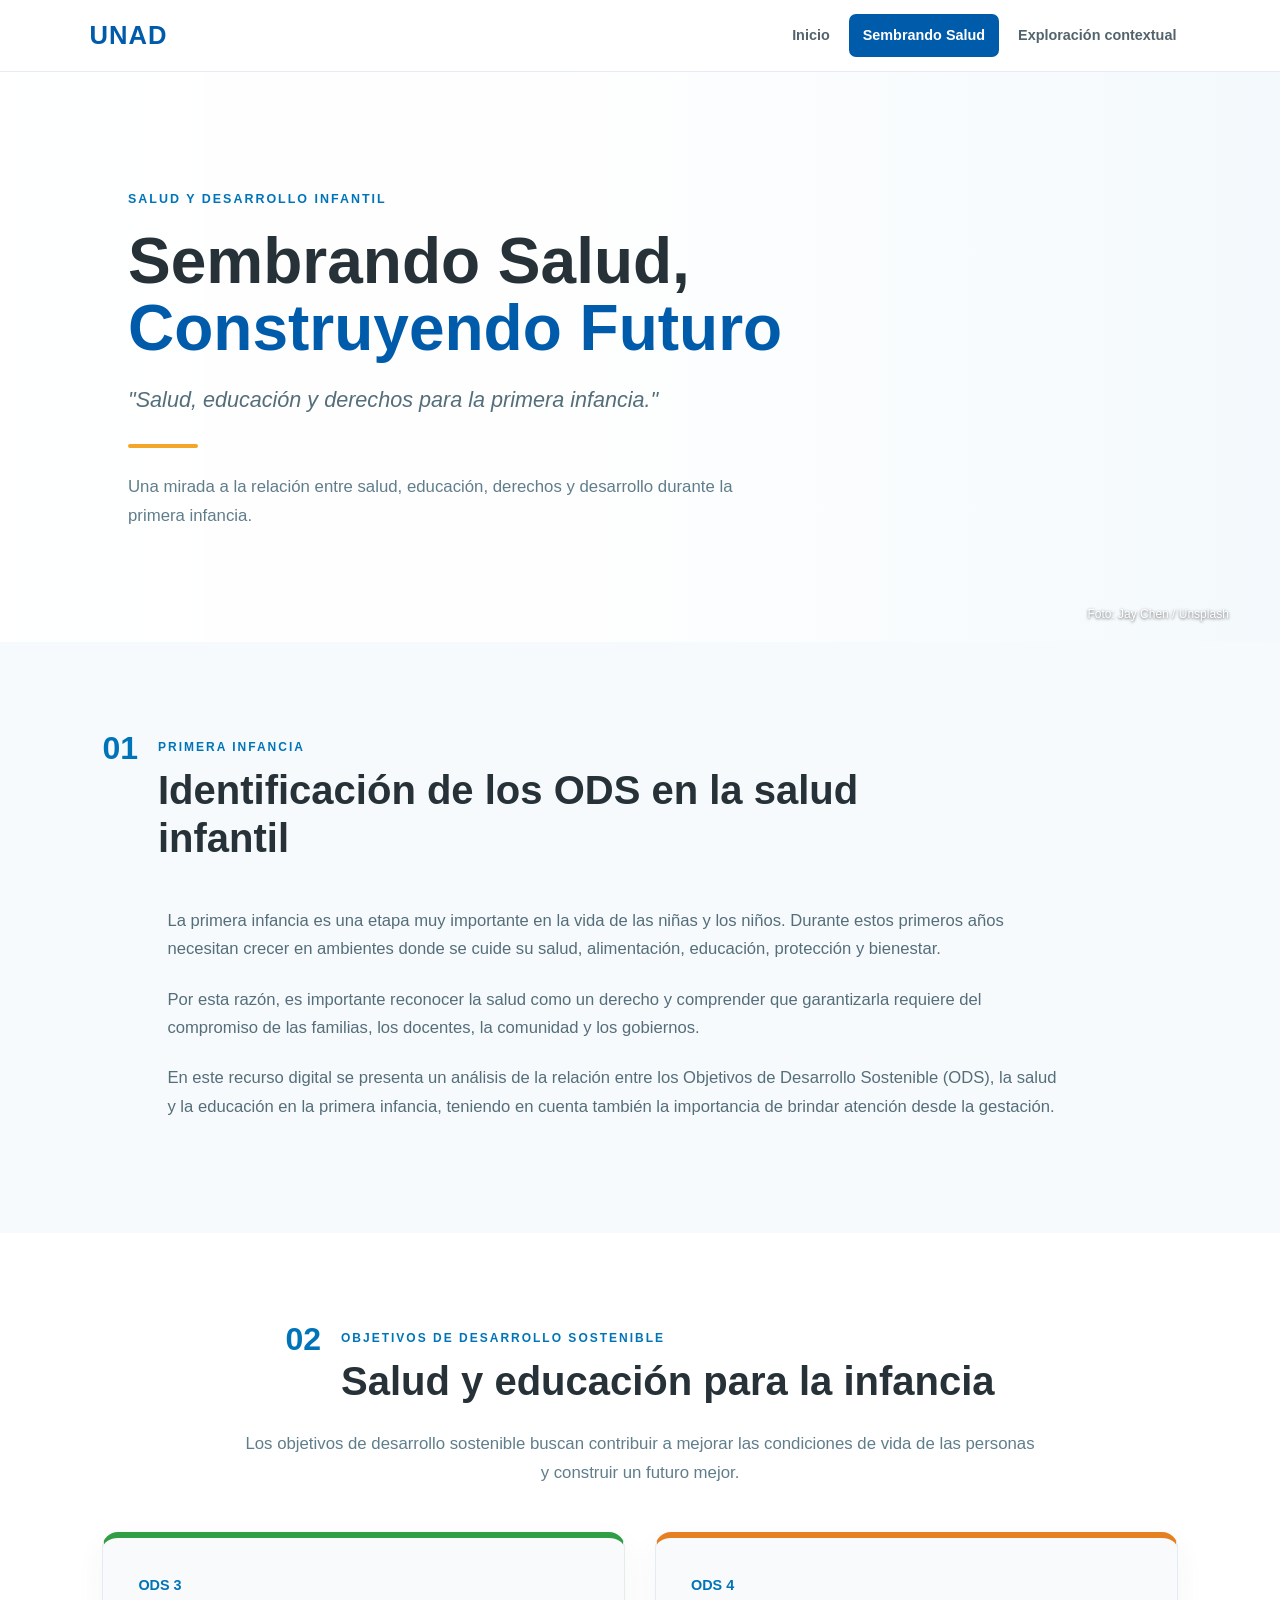
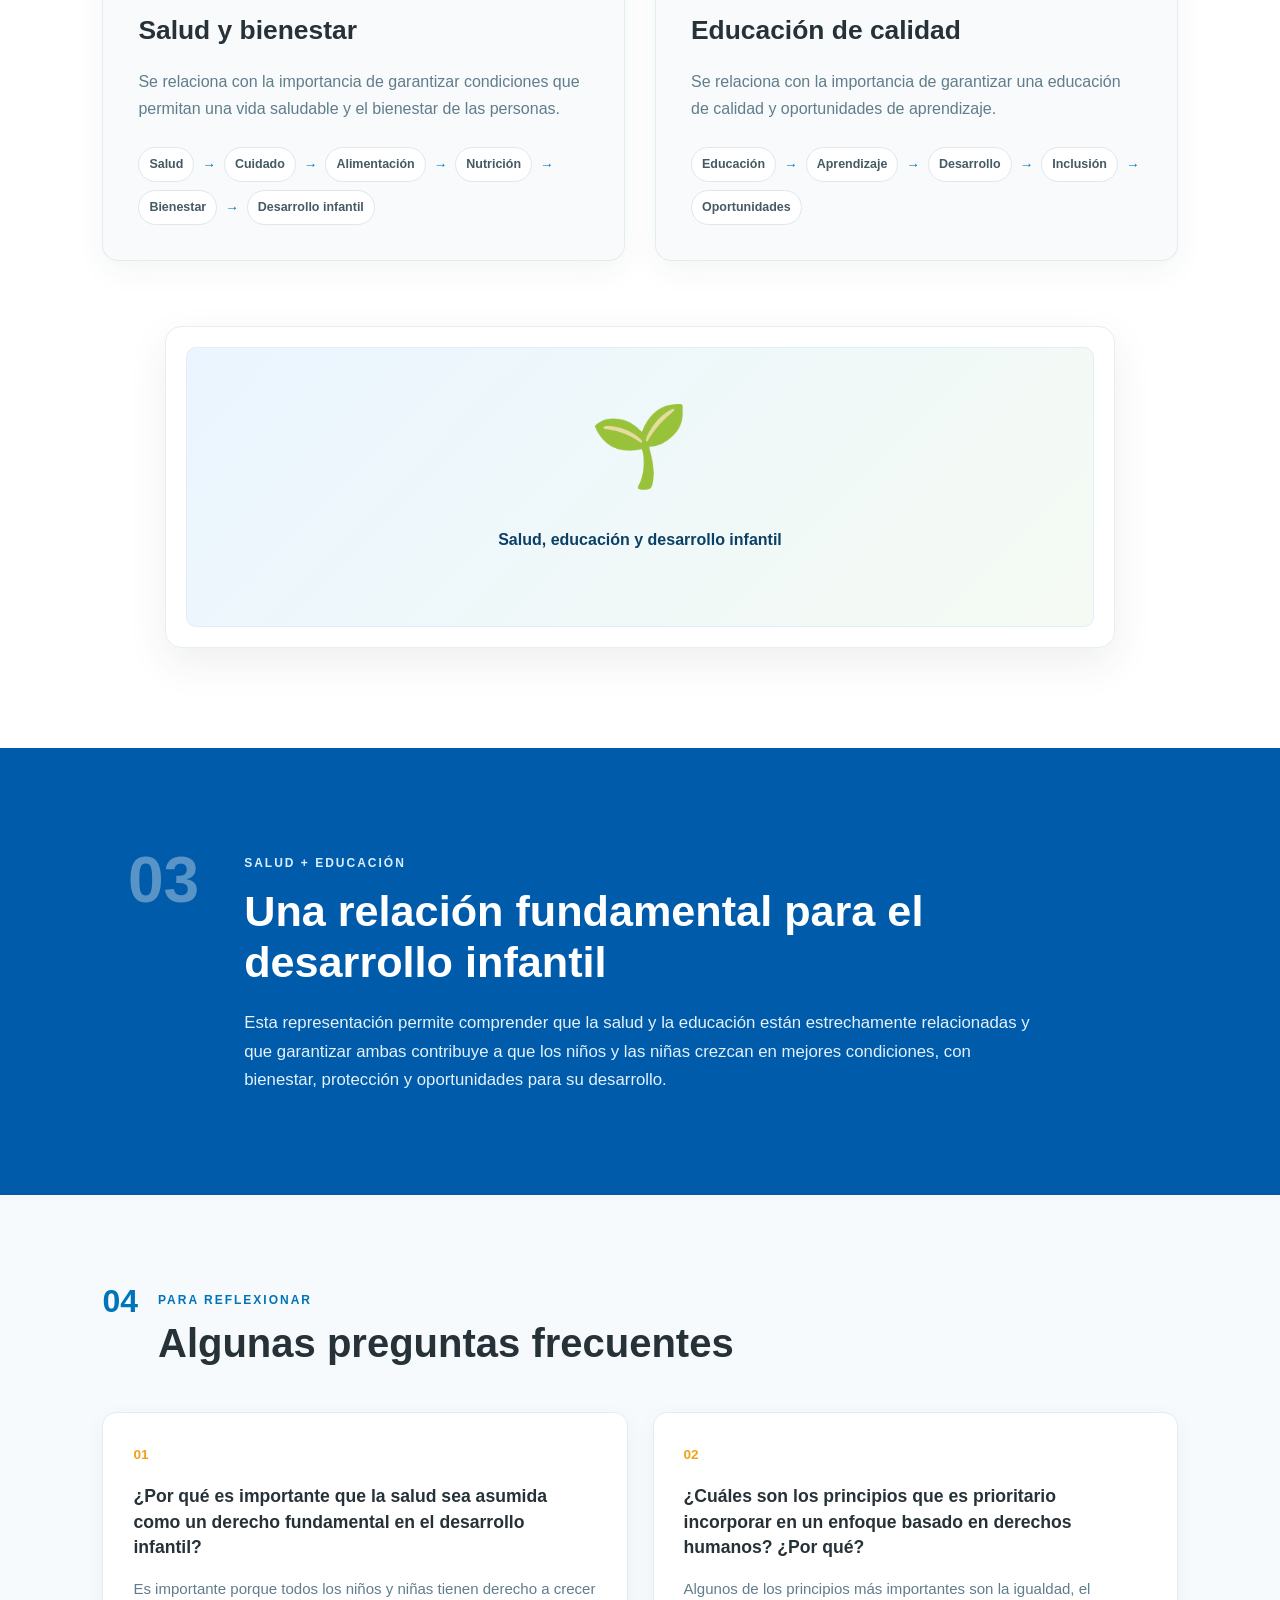
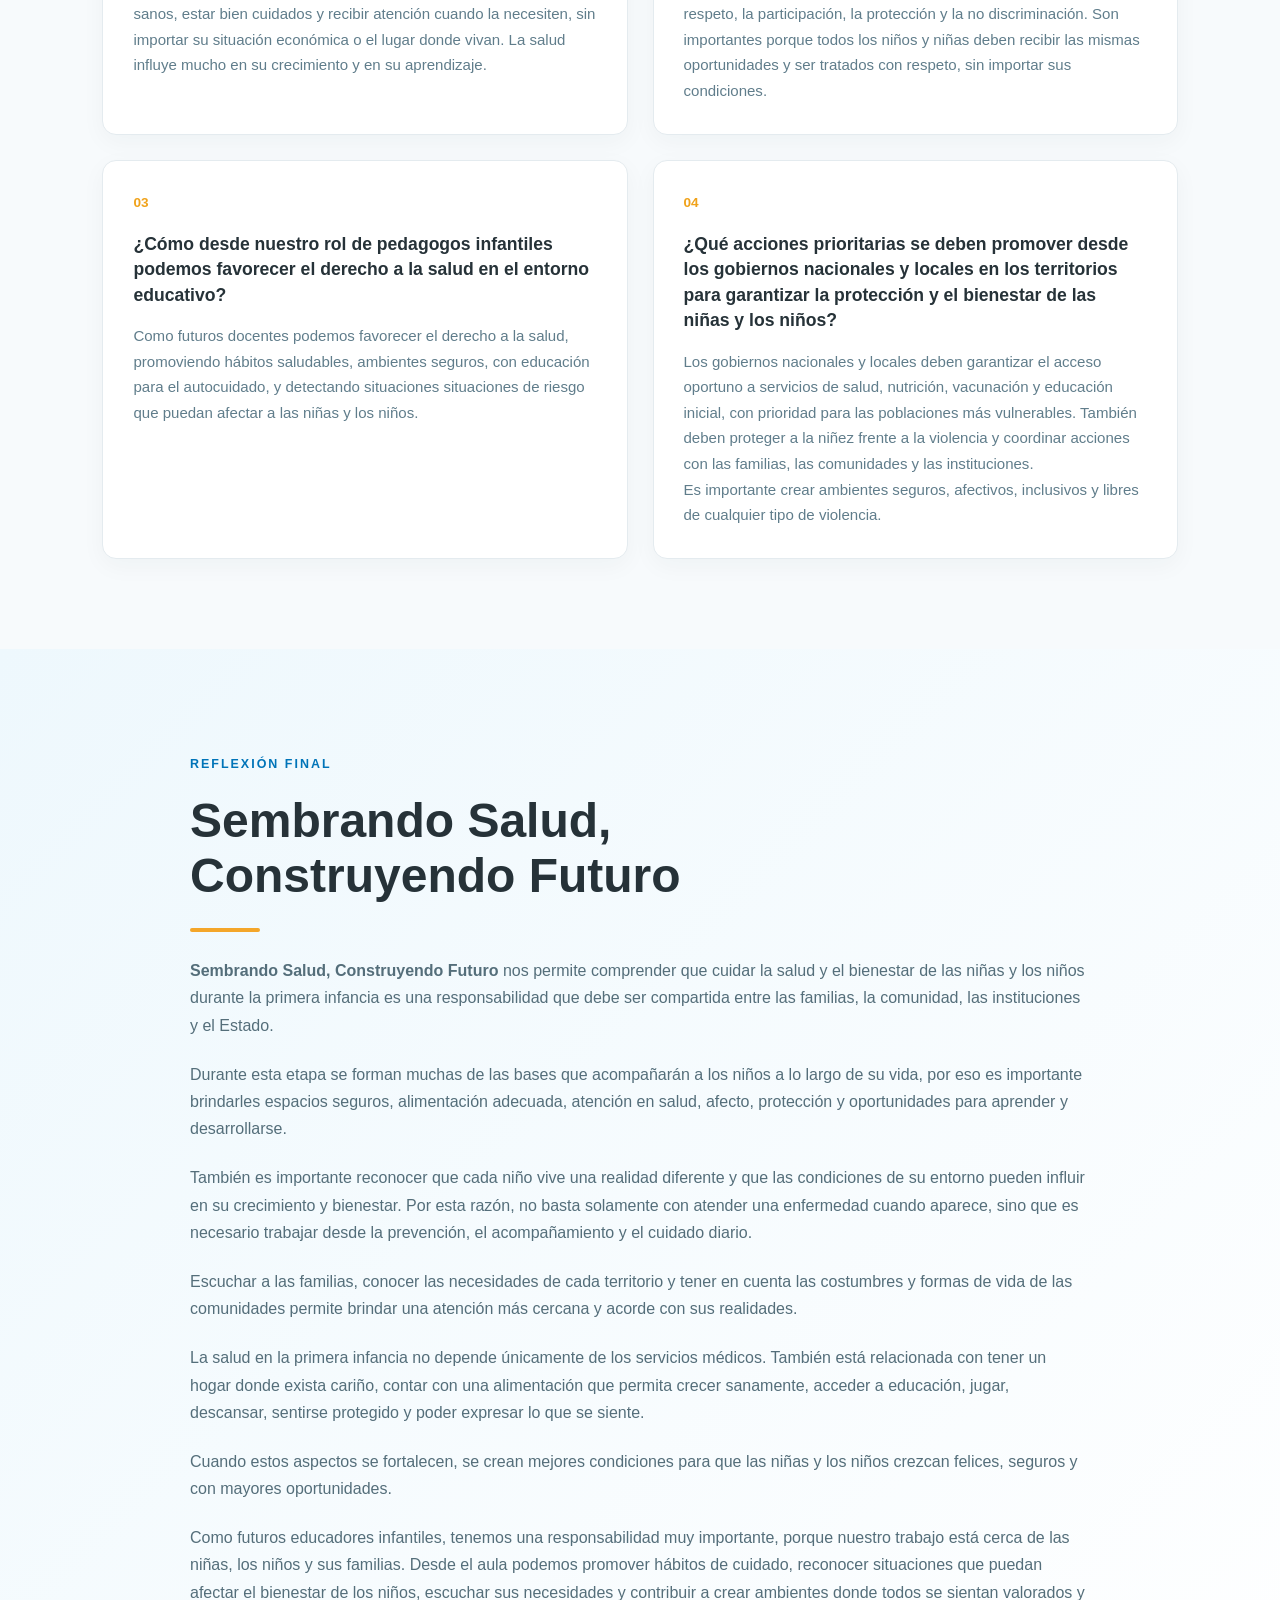
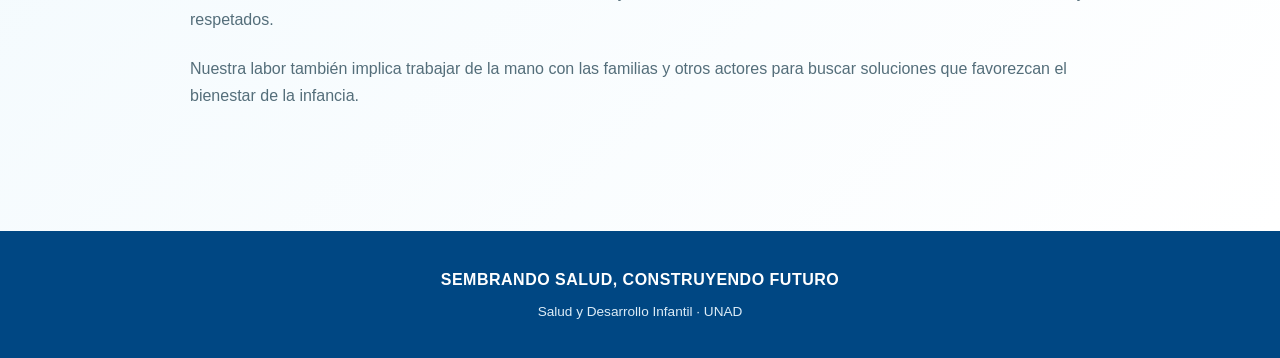
<file: pagina sencilla/Pages/pestana1.html>
<!DOCTYPE html>
<html lang="es">

<head>
    <meta charset="UTF-8">
    <meta name="viewport" content="width=device-width, initial-scale=1.0">

    <title>Sembrando Salud, Construyendo Futuro</title>

    <link rel="stylesheet" href="../style/pestana1.css">
</head>

<body>

    <!-- =========================
         BARRA DE NAVEGACIÓN
    ========================== -->

    <header class="navbar">

        <div class="logo">
            <span>UNAD</span>
        </div>

        <nav class="menu">

            <a href="../index.html">Inicio</a>

            <a href="pestana1.html" class="activo">
                Sembrando Salud
            </a>

            <a href="pestana2.html">Exploración contextual</a>

        </nav>

    </header>


    <!-- =========================
         PORTADA
    ========================== -->

    <section class="portada">

        <div class="portada-contenido">

            <span class="etiqueta">
                SALUD Y DESARROLLO INFANTIL
            </span>

            <h1>
                Sembrando Salud,<br>
                <span>Construyendo Futuro</span>
            </h1>

            <p class="frase">
                "Salud, educación y derechos para la primera infancia."
            </p>

            <div class="linea-decorativa"></div>

            <p class="intro-portada">
                Una mirada a la relación entre salud, educación,
                derechos y desarrollo durante la primera infancia.
            </p>

        </div>

        <div class="portada-decoracion">

            <div class="flor">
                🌱
            </div>

        </div>

        <a class="credito-portada" href="https://unsplash.com/photos/woman-in-white-dress-dancing-with-girl-in-white-dress-on-green-grass-field-during-daytime-mKbZ3zAdiB4" target="_blank" rel="noopener noreferrer">Foto: Jay Chen / Unsplash</a>

    </section>


    <!-- =========================
         INTRODUCCIÓN
    ========================== -->

    <section class="seccion introduccion">

        <div class="titulo-seccion">

            <span>01</span>

            <div>
                <small>PRIMERA INFANCIA</small>

                <h2>
                    Identificación de los ODS
                    en la salud infantil
                </h2>
            </div>

        </div>


        <div class="texto-introduccion">

            <p>
                La primera infancia es una etapa muy importante en la vida
                de las niñas y los niños. Durante estos primeros años necesitan
                crecer en ambientes donde se cuide su salud, alimentación,
                educación, protección y bienestar.
            </p>

            <p>
                Por esta razón, es importante reconocer la salud como un derecho
                y comprender que garantizarla requiere del compromiso de las
                familias, los docentes, la comunidad y los gobiernos.
            </p>

            <p>
                En este recurso digital se presenta un análisis de la relación
                entre los Objetivos de Desarrollo Sostenible (ODS), la salud
                y la educación en la primera infancia, teniendo en cuenta
                también la importancia de brindar atención desde la gestación.
            </p>

        </div>

    </section>


    <!-- =========================
         ODS
    ========================== -->

    <section class="seccion ods" id="ods">

        <div class="titulo-seccion centrado">

            <span>02</span>

            <div>
                <small>OBJETIVOS DE DESARROLLO SOSTENIBLE</small>

                <h2>
                    Salud y educación para la infancia
                </h2>
            </div>

        </div>


        <p class="texto-central">
            Los objetivos de desarrollo sostenible buscan contribuir a mejorar
            las condiciones de vida de las personas y construir un futuro mejor.
        </p>


        <div class="ods-grid">

            <!-- ODS 3 -->

            <article class="ods-card ods-salud">

                <div class="ods-numero">
                    ODS 3
                </div>

                <h3>
                    Salud y bienestar
                </h3>

                <p>
                    Se relaciona con la importancia de garantizar condiciones
                    que permitan una vida saludable y el bienestar de las personas.
                </p>

                <div class="cadena">

                    <span>Salud</span>
                    <b>→</b>

                    <span>Cuidado</span>
                    <b>→</b>

                    <span>Alimentación</span>
                    <b>→</b>

                    <span>Nutrición</span>
                    <b>→</b>

                    <span>Bienestar</span>
                    <b>→</b>

                    <span>Desarrollo infantil</span>

                </div>

            </article>


            <!-- ODS 4 -->

            <article class="ods-card ods-educacion">

                <div class="ods-numero">
                    ODS 4
                </div>

                <h3>
                    Educación de calidad
                </h3>

                <p>
                    Se relaciona con la importancia de garantizar una educación
                    de calidad y oportunidades de aprendizaje.
                </p>

                <div class="cadena">

                    <span>Educación</span>
                    <b>→</b>

                    <span>Aprendizaje</span>
                    <b>→</b>

                    <span>Desarrollo</span>
                    <b>→</b>

                    <span>Inclusión</span>
                    <b>→</b>

                    <span>Oportunidades</span>

                </div>

            </article>

        </div>


        <!-- Imagen -->

        <div class="imagen-ods">

            <div class="imagen-placeholder" role="img" aria-label="Representación gráfica de salud y educación">
                <span aria-hidden="true">🌱</span>
                <p>Salud, educación y desarrollo infantil</p>
            </div>

        </div>

    </section>


    <!-- =========================
         RELACIÓN SALUD EDUCACIÓN
    ========================== -->

    <section class="relacion">

        <div class="relacion-contenido">

            <span class="numero-grande">
                03
            </span>

            <div>

                <small>
                    SALUD + EDUCACIÓN
                </small>

                <h2>
                    Una relación fundamental
                    para el desarrollo infantil
                </h2>

                <p>
                    Esta representación permite comprender que la salud y
                    la educación están estrechamente relacionadas y que
                    garantizar ambas contribuye a que los niños y las niñas
                    crezcan en mejores condiciones, con bienestar, protección
                    y oportunidades para su desarrollo.
                </p>

            </div>

        </div>

    </section>


    <!-- =========================
         PREGUNTAS
    ========================== -->

    <section class="seccion preguntas" id="preguntas">

        <div class="titulo-seccion">

            <span>04</span>

            <div>
                <small>PARA REFLEXIONAR</small>

                <h2>
                    Algunas preguntas frecuentes
                </h2>
            </div>

        </div>


        <div class="preguntas-grid">


            <!-- Pregunta 1 -->

            <article class="pregunta">

                <div class="pregunta-numero">
                    01
                </div>

                <h3>
                    ¿Por qué es importante que la salud sea asumida como
                    un derecho fundamental en el desarrollo infantil?
                </h3>

                <p>
                    Es importante porque todos los niños y niñas tienen derecho
                    a crecer sanos, estar bien cuidados y recibir atención cuando
                    la necesiten, sin importar su situación económica o el lugar
                    donde vivan. La salud influye mucho en su crecimiento y en
                    su aprendizaje.
                </p>

            </article>


            <!-- Pregunta 2 -->

            <article class="pregunta">

                <div class="pregunta-numero">
                    02
                </div>

                <h3>
                    ¿Cuáles son los principios que es prioritario incorporar
                    en un enfoque basado en derechos humanos? ¿Por qué?
                </h3>

                <p>
                    Algunos de los principios más importantes son la igualdad,
                    el respeto, la participación, la protección y la no
                    discriminación. Son importantes porque todos los niños
                    y niñas deben recibir las mismas oportunidades y ser tratados
                    con respeto, sin importar sus condiciones.
                </p>

            </article>


            <!-- Pregunta 3 -->

            <article class="pregunta">

                <div class="pregunta-numero">
                    03
                </div>

                <h3>
                    ¿Cómo desde nuestro rol de pedagogos infantiles podemos
                    favorecer el derecho a la salud en el entorno educativo?
                </h3>

                <p>
                    Como futuros docentes podemos favorecer el derecho a la
                    salud, promoviendo hábitos saludables, ambientes seguros,
                    con educación para el autocuidado, y detectando situaciones
                    situaciones de riesgo que puedan afectar a las niñas y los niños.
                </p>

            </article>


            <!-- Pregunta 4 -->

            <article class="pregunta">

                <div class="pregunta-numero">
                    04
                </div>

                <h3>
                    ¿Qué acciones prioritarias se deben promover desde los
                    gobiernos nacionales y locales en los territorios para
                    garantizar la protección y el bienestar de las niñas y los niños?
                </h3>

                <p>
                    Los gobiernos nacionales y locales deben garantizar el acceso
                    oportuno a servicios de salud, nutrición, vacunación y educación
                    inicial, con prioridad para las poblaciones más vulnerables.
                    También deben proteger a la niñez frente a la violencia y coordinar
                    acciones con las familias, las comunidades y las instituciones.
                </p>

                <p>
                    Es importante crear ambientes seguros, afectivos, inclusivos
                    y libres de cualquier tipo de violencia.
                </p>

            </article>

        </div>

    </section>


    <!-- =========================
         REFLEXIÓN FINAL
    ========================== -->

    <section class="reflexion">

        <div class="reflexion-contenido">

            <span class="etiqueta">
                REFLEXIÓN FINAL
            </span>

            <h2>
                Sembrando Salud,<br>
                Construyendo Futuro
            </h2>

            <div class="linea-decorativa"></div>

            <p>
                <strong>Sembrando Salud, Construyendo Futuro</strong>
                nos permite comprender que cuidar la salud y el bienestar
                de las niñas y los niños durante la primera infancia es una
                responsabilidad que debe ser compartida entre las familias,
                la comunidad, las instituciones y el Estado.
            </p>

            <p>
                Durante esta etapa se forman muchas de las bases que acompañarán
                a los niños a lo largo de su vida, por eso es importante brindarles
                espacios seguros, alimentación adecuada, atención en salud,
                afecto, protección y oportunidades para aprender y desarrollarse.
            </p>

            <p>
                También es importante reconocer que cada niño vive una realidad
                diferente y que las condiciones de su entorno pueden influir en
                su crecimiento y bienestar. Por esta razón, no basta solamente
                con atender una enfermedad cuando aparece, sino que es necesario
                trabajar desde la prevención, el acompañamiento y el cuidado diario.
            </p>

            <p>
                Escuchar a las familias, conocer las necesidades de cada territorio
                y tener en cuenta las costumbres y formas de vida de las comunidades
                permite brindar una atención más cercana y acorde con sus realidades.
            </p>

            <p>
                La salud en la primera infancia no depende únicamente de los
                servicios médicos. También está relacionada con tener un hogar
                donde exista cariño, contar con una alimentación que permita crecer
                sanamente, acceder a educación, jugar, descansar, sentirse protegido
                y poder expresar lo que se siente.
            </p>

            <p>
                Cuando estos aspectos se fortalecen, se crean mejores condiciones
                para que las niñas y los niños crezcan felices, seguros y con
                mayores oportunidades.
            </p>

            <p>
                Como futuros educadores infantiles, tenemos una responsabilidad
                muy importante, porque nuestro trabajo está cerca de las niñas,
                los niños y sus familias. Desde el aula podemos promover hábitos
                de cuidado, reconocer situaciones que puedan afectar el bienestar
                de los niños, escuchar sus necesidades y contribuir a crear ambientes
                donde todos se sientan valorados y respetados.
            </p>

            <p>
                Nuestra labor también implica trabajar de la mano con las familias
                y otros actores para buscar soluciones que favorezcan el bienestar
                de la infancia.
            </p>

        </div>

    </section>


    <!-- =========================
         PIE DE PÁGINA
    ========================== -->

    <footer>

        <div class="footer-contenido">

            <strong>
                SEMBRANDO SALUD, CONSTRUYENDO FUTURO
            </strong>

            <p>
                Salud y Desarrollo Infantil · UNAD
            </p>

        </div>

    </footer>


</body>

</html>
</file>
<file: style.css>
/* ================================
   CONFIGURACIÓN GENERAL
================================ */

* {
    margin: 0;
    padding: 0;
    box-sizing: border-box;
}


html {
    scroll-behavior: smooth;
}

body {
    font-family: "Segoe UI", Arial, sans-serif;
    background-color: #f7f9fc;
    color: #263238;
    line-height: 1.6;
}

a {
    text-decoration: none;
    color: inherit;
}


/* ================================
   NAVEGACIÓN
================================ */

.navbar {
    width: 100%;
    min-height: 72px;
    background-color: #ffffff;

    display: flex;
    align-items: center;
    justify-content: space-between;

    padding: 0 7%;

    border-bottom: 1px solid #e5e9ef;

    position: sticky;
    top: 0;
    z-index: 1000;
}


/* Logo */

.logo {
    display: flex;
    align-items: center;
}

.logo span {
    font-size: 1.6rem;
    font-weight: 800;
    color: #005baa;
    letter-spacing: 1px;
}

.logo img {
    display: block;
    width: min(360px, 31vw);
    height: auto;
}


/* Menú */

.navbar nav {
    display: flex;
    align-items: center;
    gap: 8px;
}

.navbar nav a {
    padding: 10px 15px;

    font-size: 0.95rem;
    font-weight: 600;

    color: #455a64;

    border-radius: 8px;

    transition: all 0.3s ease;
}

.navbar nav a:hover {
    color: #005baa;
    background-color: #eef6fd;
}

.navbar nav a.activo {
    color: #005baa;
    background-color: #e8f3fc;
}

.navbar nav a {
    display: flex;
    width: 172px;
    min-height: 56px;
    flex-direction: column;
    align-items: center;
    justify-content: center;
    gap: 3px;
    padding: 7px 10px;
    text-align: center;
    line-height: 1.15;
}

.navbar nav a .escenario {
    font-size: 0.68rem;
    font-weight: 800;
    letter-spacing: 0.6px;
}


/* ================================
   PORTADA / HERO
================================ */

.hero {
    min-height: 620px;

    display: flex;
    align-items: center;
    justify-content: space-between;

    padding: 80px 10%;

    position: relative;
    background:
        linear-gradient(90deg, rgba(0, 50, 91, 0.9) 0%, rgba(0, 91, 170, 0.7) 48%, rgba(0, 91, 170, 0.2) 100%),
        url("https://images.unsplash.com/photo-1627764940620-90393d0e8c34?auto=format&fit=crop&w=1800&q=85") center / cover no-repeat;

    overflow: hidden;
}


/* Contenido */

.hero-contenido {
    width: 58%;
    max-width: 700px;
    position: relative;
    z-index: 1;
}

.etiqueta {
    display: inline-block;

    margin-bottom: 20px;

    color: #005baa;

    font-size: 0.82rem;
    font-weight: 700;

    letter-spacing: 1.5px;
}


/* Título */

.hero h1 {
    font-size: clamp(3rem, 5vw, 5rem);

    line-height: 1.05;

    color: #ffffff;

    margin-bottom: 20px;
}

.hero h1 span {
    color: #bceaff;
}


/* Subtítulo */

.hero h2 {
    max-width: 650px;

    margin-bottom: 22px;

    color: #ffffff;

    font-size: clamp(1.3rem, 2vw, 1.8rem);

    font-weight: 500;

    line-height: 1.4;
}


/* Descripción */

.descripcion {
    max-width: 570px;

    margin-bottom: 32px;

    color: #f5f8fa;

    font-size: 1.05rem;
}


/* Botón */

.boton {
    display: inline-block;

    padding: 13px 27px;

    background-color: #005baa;
    color: #ffffff;

    border-radius: 8px;

    font-weight: 700;

    box-shadow: 0 6px 18px rgba(0, 91, 170, 0.18);

    transition: all 0.3s ease;
}

.boton:hover {
    background-color: #004783;

    transform: translateY(-2px);

    box-shadow: 0 9px 22px rgba(0, 91, 170, 0.25);
}


/* ================================
   ELEMENTO VISUAL DE PORTADA
================================ */

.hero-imagen {
    position: absolute;
    right: 4%;
    bottom: 25px;
    z-index: 1;
}


/* Círculo */

.circulo {
    width: 300px;
    height: 300px;

    border-radius: 50%;

    background: linear-gradient(
        145deg,
        #ffffff,
        #dceefb
    );

    display: flex;
    justify-content: center;
    align-items: center;

    box-shadow:
        0 25px 60px rgba(0, 91, 170, 0.15);

    border: 12px solid rgba(255, 255, 255, 0.8);
}

.circulo span {
    font-size: 8rem;
}

.circulo img {
    width: 100%;
    height: 100%;
    object-fit: cover;
    border-radius: 50%;
}

.credito-imagen {
    margin-top: 10px;
    color: #e7f5ff;
    font-size: 0.78rem;
    text-align: center;
}

.credito-imagen:hover {
    text-decoration: underline;
}

.hero .etiqueta {
    color: #d9f0ff;
}


/* ================================
   PRESENTACIÓN
================================ */

.presentacion {
    max-width: 850px;

    margin: 0 auto;

    padding: 90px 25px 55px;

    text-align: center;
}

.seccion-label {
    margin-bottom: 10px;

    color: #005baa;

    font-size: 0.78rem;
    font-weight: 800;

    letter-spacing: 2px;
}

.presentacion h2,
.grupo h2 {
    margin-bottom: 18px;

    color: #263238;

    font-size: 2.2rem;
}

.presentacion p:not(.seccion-label) {
    color: #607d8b;

    font-size: 1.05rem;
}


/* ================================
   TARJETAS
================================ */

.tarjetas {
    width: 84%;
    max-width: 1200px;

    margin: 20px auto 100px;

    display: grid;

    grid-template-columns: repeat(3, 1fr);

    gap: 25px;
}


.tarjeta {
    padding: 35px 30px;

    background-color: #ffffff;

    border: 1px solid #e6ebf0;

    border-radius: 14px;

    box-shadow: 0 8px 25px rgba(38, 50, 56, 0.05);

    transition:
        transform 0.3s ease,
        box-shadow 0.3s ease,
        border-color 0.3s ease;
}

.tarjeta:hover {
    transform: translateY(-7px);

    border-color: #b9d9ef;

    box-shadow: 0 15px 35px rgba(0, 91, 170, 0.10);
}


/* Iconos */

.icono {
    width: 55px;
    height: 55px;

    margin-bottom: 22px;

    border-radius: 12px;

    background-color: #eaf5fc;

    display: flex;
    align-items: center;
    justify-content: center;

    font-size: 1.7rem;
}


/* Títulos */

.tarjeta h3 {
    margin-bottom: 10px;

    color: #263238;

    font-size: 1.3rem;
}


/* Texto */

.tarjeta p {
    margin-bottom: 22px;

    color: #607d8b;

    font-size: 0.95rem;
}


/* Enlace */

.tarjeta span {
    color: #005baa;

    font-size: 0.9rem;

    font-weight: 700;
}


/* ================================
   GRUPO
================================ */

.grupo {
    padding: 80px 8%;

    background-color: #ffffff;

    text-align: center;

    border-top: 1px solid #e9eef2;
}


.integrantes {
    max-width: 950px;

    margin: 35px auto 30px;

    display: grid;

    grid-template-columns: repeat(4, 1fr);

    gap: 18px;
}


.integrante {
    padding: 22px 15px;

    background-color: #f5f9fc;

    border-radius: 10px;

    border: 1px solid #e5edf3;
}


.integrante strong,
.integrante span {
    display: block;
}


.integrante strong {
    color: #263238;

    font-size: 0.95rem;
}


.integrante span {
    color: #607d8b;

    font-size: 0.9rem;
}


.tutora {
    margin-top: 25px;

    color: #607d8b;

    font-size: 0.95rem;
}


/* ================================
   FOOTER
================================ */

footer {
    padding: 35px 20px;

    background-color: #004783;

    color: #ffffff;

    text-align: center;
}


footer strong {
    font-size: 1.1rem;
}


footer p {
    margin-top: 5px;

    color: #d9e9f5;

    font-size: 0.85rem;
}


/* ================================
   RESPONSIVE - TABLETS
================================ */

@media (max-width: 1250px) {
    .navbar {
        height: auto;
        flex-direction: column;
        gap: 10px;
        padding: 12px 4%;
    }

    .navbar nav {
        width: 100%;
        justify-content: center;
        flex-wrap: wrap;
    }

    .navbar nav a {
        font-size: 0.78rem;
    }
}

@media (max-width: 900px) {

    .navbar {
        padding: 0 4%;
    }

    .navbar nav {
        gap: 2px;
    }

    .navbar nav a {
        padding: 8px 9px;

        font-size: 0.85rem;
    }

    .hero {
        padding: 70px 7%;
    }

    .hero-contenido {
        width: 60%;
    }

    .hero-imagen {
        width: 35%;
    }

    .circulo {
        width: 230px;
        height: 230px;
    }

    .circulo span {
        font-size: 6rem;
    }

    .tarjetas {
        width: 90%;
    }

    .integrantes {
        grid-template-columns: repeat(2, 1fr);
    }
}


/* ================================
   RESPONSIVE - CELULARES
================================ */

@media (max-width: 650px) {

    .logo img {
        width: min(310px, 82vw);
    }

    .navbar {
        position: relative;

        flex-direction: column;

        padding: 18px 15px;

        gap: 15px;
    }

    .navbar nav {
        width: 100%;

        flex-wrap: wrap;

        justify-content: center;
    }

    .navbar nav a {
        font-size: 0.82rem;
        width: calc(50% - 5px);
    }


    /* Hero */

    .hero {
        min-height: auto;

        padding: 60px 25px;

        flex-direction: column;

        text-align: center;
    }

    .hero-contenido {
        width: 100%;
    }

    .hero h1 {
        font-size: 3rem;
    }

    .hero h2 {
        font-size: 1.3rem;
    }

    .descripcion {
        margin-left: auto;
        margin-right: auto;
    }

    .hero-imagen {
        width: 100%;

        margin-top: 50px;
    }

    .circulo {
        width: 210px;
        height: 210px;
    }

    .circulo span {
        font-size: 5rem;
    }


    /* Presentación */

    .presentacion {
        padding: 65px 25px 40px;
    }

    .presentacion h2,
    .grupo h2 {
        font-size: 1.8rem;
    }


    /* Tarjetas */

    .tarjetas {
        width: 90%;

        grid-template-columns: 1fr;

        margin-bottom: 70px;
    }


    /* Grupo */

    .grupo {
        padding: 65px 25px;
    }

    .integrantes {
        grid-template-columns: 1fr;
    }

}

/* Navegación compartida: mismas proporciones en todas las páginas. */
.navbar {
    height: 72px;
    min-height: 72px;
}

.navbar nav a {
    width: 172px;
    min-height: 56px;
    padding: 7px 10px;
    font-size: 0.78rem;
}

@media (max-width: 1250px) {
    .navbar { height: auto; min-height: auto; padding: 12px 4%; gap: 10px; flex-direction: column; }
    .navbar nav { width: 100%; justify-content: center; flex-wrap: wrap; gap: 5px; }
}

@media (max-width: 650px) {
    .navbar { padding: 16px; gap: 12px; }
    .navbar nav a { width: calc(50% - 5px); min-height: 56px; padding: 8px 9px; font-size: 0.78rem; }
}
</file>
<file: pagina sencilla/style.css>
/* ================================
   CONFIGURACIÓN GENERAL
================================ */

* {
    margin: 0;
    padding: 0;
    box-sizing: border-box;
}

html {
    scroll-behavior: smooth;
}

body {
    font-family: "Segoe UI", Arial, sans-serif;
    background-color: #f7f9fc;
    color: #263238;
    line-height: 1.6;
}

a {
    text-decoration: none;
    color: inherit;
}


/* ================================
   NAVEGACIÓN
================================ */

.navbar {
    width: 100%;
    min-height: 72px;
    background-color: #ffffff;

    display: flex;
    align-items: center;
    justify-content: space-between;

    padding: 0 7%;

    border-bottom: 1px solid #e5e9ef;

    position: sticky;
    top: 0;
    z-index: 1000;
}


/* Logo */

.logo {
    display: flex;
    align-items: center;
}

.logo span {
    font-size: 1.6rem;
    font-weight: 800;
    color: #005baa;
    letter-spacing: 1px;
}


/* Menú */

.navbar nav {
    display: flex;
    align-items: center;
    gap: 8px;
}

.navbar nav a {
    padding: 10px 15px;

    font-size: 0.95rem;
    font-weight: 600;

    color: #455a64;

    border-radius: 8px;

    transition: all 0.3s ease;
}

.navbar nav a:hover {
    color: #005baa;
    background-color: #eef6fd;
}

.navbar nav a.activo {
    color: #005baa;
    background-color: #e8f3fc;
}


/* ================================
   PORTADA / HERO
================================ */

.hero {
    min-height: 620px;

    display: flex;
    align-items: center;
    justify-content: space-between;

    padding: 80px 10%;

    position: relative;
    background:
        linear-gradient(90deg, rgba(0, 50, 91, 0.9) 0%, rgba(0, 91, 170, 0.7) 48%, rgba(0, 91, 170, 0.2) 100%),
        url("https://images.unsplash.com/photo-1627764940620-90393d0e8c34?auto=format&fit=crop&w=1800&q=85") center / cover no-repeat;

    overflow: hidden;
}


/* Contenido */

.hero-contenido {
    width: 58%;
    max-width: 700px;
    position: relative;
    z-index: 1;
}

.etiqueta {
    display: inline-block;

    margin-bottom: 20px;

    color: #005baa;

    font-size: 0.82rem;
    font-weight: 700;

    letter-spacing: 1.5px;
}


/* Título */

.hero h1 {
    font-size: clamp(3rem, 5vw, 5rem);

    line-height: 1.05;

    color: #ffffff;

    margin-bottom: 20px;
}

.hero h1 span {
    color: #bceaff;
}


/* Subtítulo */

.hero h2 {
    max-width: 650px;

    margin-bottom: 22px;

    color: #ffffff;

    font-size: clamp(1.3rem, 2vw, 1.8rem);

    font-weight: 500;

    line-height: 1.4;
}


/* Descripción */

.descripcion {
    max-width: 570px;

    margin-bottom: 32px;

    color: #607d8b;

    font-size: 1.05rem;
}


/* Botón */

.boton {
    display: inline-block;

    padding: 13px 27px;

    background-color: #005baa;
    color: #ffffff;

    border-radius: 8px;

    font-weight: 700;

    box-shadow: 0 6px 18px rgba(0, 91, 170, 0.18);

    transition: all 0.3s ease;
}

.boton:hover {
    background-color: #004783;

    transform: translateY(-2px);

    box-shadow: 0 9px 22px rgba(0, 91, 170, 0.25);
}


/* ================================
   ELEMENTO VISUAL DE PORTADA
================================ */

.hero-imagen {
    position: absolute;
    right: 4%;
    bottom: 25px;
    z-index: 1;
}


/* Círculo */

.circulo {
    width: 300px;
    height: 300px;

    border-radius: 50%;

    background: linear-gradient(
        145deg,
        #ffffff,
        #dceefb
    );

    display: flex;
    justify-content: center;
    align-items: center;

    box-shadow:
        0 25px 60px rgba(0, 91, 170, 0.15);

    border: 12px solid rgba(255, 255, 255, 0.8);
}

.circulo span {
    font-size: 8rem;
}

.circulo img {
    width: 100%;
    height: 100%;
    object-fit: cover;
    border-radius: 50%;
}

.credito-imagen {
    margin-top: 10px;
    color: #e7f5ff;
    font-size: 0.78rem;
    text-align: center;
}

.credito-imagen:hover {
    text-decoration: underline;
}

.hero .etiqueta {
    color: #d9f0ff;
}


/* ================================
   PRESENTACIÓN
================================ */

.presentacion {
    max-width: 850px;

    margin: 0 auto;

    padding: 90px 25px 55px;

    text-align: center;
}

.seccion-label {
    margin-bottom: 10px;

    color: #005baa;

    font-size: 0.78rem;
    font-weight: 800;

    letter-spacing: 2px;
}

.presentacion h2,
.grupo h2 {
    margin-bottom: 18px;

    color: #263238;

    font-size: 2.2rem;
}

.presentacion p:not(.seccion-label) {
    color: #607d8b;

    font-size: 1.05rem;
}


/* ================================
   TARJETAS
================================ */

.tarjetas {
    width: 84%;
    max-width: 1200px;

    margin: 20px auto 100px;

    display: grid;

    grid-template-columns: repeat(3, 1fr);

    gap: 25px;
}


.tarjeta {
    padding: 35px 30px;

    background-color: #ffffff;

    border: 1px solid #e6ebf0;

    border-radius: 14px;

    box-shadow: 0 8px 25px rgba(38, 50, 56, 0.05);

    transition:
        transform 0.3s ease,
        box-shadow 0.3s ease,
        border-color 0.3s ease;
}

.tarjeta:hover {
    transform: translateY(-7px);

    border-color: #b9d9ef;

    box-shadow: 0 15px 35px rgba(0, 91, 170, 0.10);
}


/* Iconos */

.icono {
    width: 55px;
    height: 55px;

    margin-bottom: 22px;

    border-radius: 12px;

    background-color: #eaf5fc;

    display: flex;
    align-items: center;
    justify-content: center;

    font-size: 1.7rem;
}


/* Títulos */

.tarjeta h3 {
    margin-bottom: 10px;

    color: #263238;

    font-size: 1.3rem;
}


/* Texto */

.tarjeta p {
    margin-bottom: 22px;

    color: #607d8b;

    font-size: 0.95rem;
}


/* Enlace */

.tarjeta span {
    color: #005baa;

    font-size: 0.9rem;

    font-weight: 700;
}


/* ================================
   GRUPO
================================ */

.grupo {
    padding: 80px 8%;

    background-color: #ffffff;

    text-align: center;

    border-top: 1px solid #e9eef2;
}


.integrantes {
    max-width: 950px;

    margin: 35px auto 30px;

    display: grid;

    grid-template-columns: repeat(4, 1fr);

    gap: 18px;
}


.integrante {
    padding: 22px 15px;

    background-color: #f5f9fc;

    border-radius: 10px;

    border: 1px solid #e5edf3;
}


.integrante strong,
.integrante span {
    display: block;
}


.integrante strong {
    color: #263238;

    font-size: 0.95rem;
}


.integrante span {
    color: #607d8b;

    font-size: 0.9rem;
}


.tutora {
    margin-top: 25px;

    color: #607d8b;

    font-size: 0.95rem;
}


/* ================================
   FOOTER
================================ */

footer {
    padding: 35px 20px;

    background-color: #004783;

    color: #ffffff;

    text-align: center;
}


footer strong {
    font-size: 1.1rem;
}


footer p {
    margin-top: 5px;

    color: #d9e9f5;

    font-size: 0.85rem;
}


/* ================================
   RESPONSIVE - TABLETS
================================ */

@media (max-width: 900px) {

    .navbar {
        padding: 0 4%;
    }

    .navbar nav {
        gap: 2px;
    }

    .navbar nav a {
        padding: 8px 9px;

        font-size: 0.85rem;
    }

    .hero {
        padding: 70px 7%;
    }

    .hero-contenido {
        width: 60%;
    }

    .hero-imagen {
        width: 35%;
    }

    .circulo {
        width: 230px;
        height: 230px;
    }

    .circulo span {
        font-size: 6rem;
    }

    .tarjetas {
        width: 90%;
    }

    .integrantes {
        grid-template-columns: repeat(2, 1fr);
    }
}


/* ================================
   RESPONSIVE - CELULARES
================================ */

@media (max-width: 650px) {

    .navbar {
        position: relative;

        flex-direction: column;

        padding: 18px 15px;

        gap: 15px;
    }

    .navbar nav {
        width: 100%;

        flex-wrap: wrap;

        justify-content: center;
    }

    .navbar nav a {
        font-size: 0.82rem;
    }


    /* Hero */

    .hero {
        min-height: auto;

        padding: 60px 25px;

        flex-direction: column;

        text-align: center;
    }

    .hero-contenido {
        width: 100%;
    }

    .hero h1 {
        font-size: 3rem;
    }

    .hero h2 {
        font-size: 1.3rem;
    }

    .descripcion {
        margin-left: auto;
        margin-right: auto;
    }

    .hero-imagen {
        width: 100%;

        margin-top: 50px;
    }

    .circulo {
        width: 210px;
        height: 210px;
    }

    .circulo span {
        font-size: 5rem;
    }


    /* Presentación */

    .presentacion {
        padding: 65px 25px 40px;
    }

    .presentacion h2,
    .grupo h2 {
        font-size: 1.8rem;
    }


    /* Tarjetas */

    .tarjetas {
        width: 90%;

        grid-template-columns: 1fr;

        margin-bottom: 70px;
    }


    /* Grupo */

    .grupo {
        padding: 65px 25px;
    }

    .integrantes {
        grid-template-columns: 1fr;
    }

}
</file>
<file: style/fundamentacion.css>
* {
    box-sizing: border-box;
    margin: 0;
    padding: 0;
}


html {
    scroll-behavior: smooth;
}

body {
    background: #f7fafc;
    color: #263238;
    font-family: "Segoe UI", Arial, sans-serif;
    line-height: 1.65;
}

a {
    color: inherit;
    text-decoration: none;
}

.navbar {
    position: sticky;
    top: 0;
    z-index: 10;
    display: flex;
    min-height: 72px;
    align-items: center;
    justify-content: space-between;
    padding: 0 7%;
    border-bottom: 1px solid #e5ebf0;
    background: #ffffff;
}

.logo img {
    display: block;
    width: min(360px, 31vw);
    height: auto;
}

.menu {
    display: flex;
    align-items: center;
    gap: 5px;
}

.menu a {
    padding: 9px 13px;
    border-radius: 7px;
    color: #53636d;
    font-size: 0.87rem;
    font-weight: 600;
    transition: 0.25s;
}

.menu a:hover {
    background: #edf6fc;
    color: #005baa;
}

.menu a.activo {
    background: #005baa;
    color: #ffffff;
}

.menu a {
    display: flex;
    width: 172px;
    min-height: 56px;
    flex-direction: column;
    align-items: center;
    justify-content: center;
    gap: 3px;
    padding: 7px 10px;
    text-align: center;
    line-height: 1.15;
}

.menu a .escenario {
    font-size: 0.68rem;
    font-weight: 800;
    letter-spacing: 0.6px;
}

.pagina-portada {
    display: flex;
    min-height: 310px;
    align-items: center;
    padding: 75px 10%;
    background: linear-gradient(90deg, rgba(0, 57, 105, 0.94), rgba(0, 91, 170, 0.7)), url("https://images.unsplash.com/photo-1627764940620-90393d0e8c34?auto=format&fit=crop&w=1800&q=85") center / cover;
    color: #ffffff;
}

.pagina-portada-contenido,
.contenedor,
.footer-contenedor {
    width: min(1150px, 90%);
    margin: 0 auto;
}

.pagina-portada h1 {
    max-width: 900px;
    font-size: clamp(2.2rem, 4.5vw, 4rem);
    line-height: 1.12;
}

.documento {
    padding: 75px 0;
}

.documento p {
    max-width: 950px;
    margin: 0 auto 22px;
    color: #37474f;
    font-size: 1rem;
    text-align: justify;
    text-justify: inter-word;
    white-space: pre-line;
}

.documento .titulo-territorial.titulo-territorial {
    max-width: 950px;
    margin: 64px auto 34px;
    padding: 18px 24px;
    border-left: 7px solid #f4a62a;
    border-radius: 0 10px 10px 0;
    background: linear-gradient(90deg, #004783, #005baa);
    color: #ffffff;
    font-size: clamp(1.35rem, 2.5vw, 2rem);
    font-weight: 800;
    letter-spacing: 0.4px;
    line-height: 1.25;
    text-align: justify;
}

.documento p:not(:has(+ p)) {
    margin-bottom: 35px;
}

.documento p:is(:nth-child(1), :nth-child(6), :nth-child(8), :nth-child(14), :nth-child(18), :nth-child(22), :nth-child(28), :nth-child(32)) {
    margin-top: 46px;
    color: #004783;
    font-size: 1.65rem;
    font-weight: 800;
    line-height: 1.25;
    text-align: justify;
}

.document-image {
    width: min(820px, 100%);
    margin: 34px auto;
    overflow: hidden;
    border: 1px solid #d9e6ed;
    border-radius: 12px;
    background: #ffffff;
    box-shadow: 0 10px 28px rgba(0, 71, 131, 0.1);
}

.document-image img {
    display: block;
    width: 100%;
    height: auto;
}

.table-scroll {
    width: 100%;
    margin: 32px 0;
    overflow-x: auto;
    border: 1px solid #cfdce4;
    border-radius: 10px;
    background: #ffffff;
}

.document-table {
    width: 100%;
    min-width: 700px;
    border-collapse: collapse;
    color: #263238;
    font-size: 0.92rem;
}

.document-table td {
    padding: 13px;
    border: 1px solid #d6e0e6;
    vertical-align: top;
}

.document-table tr:first-child td,
.document-table tr:nth-child(3) td {
    background: #eaf4fb;
    color: #004783;
    font-weight: 700;
}

.document-table .document-image {
    min-width: 230px;
    margin: 10px auto;
}

.footer {
    padding: 38px 20px;
    background: #004783;
    color: #ffffff;
    text-align: center;
}

.footer h3 {
    margin-bottom: 6px;
    font-size: 1rem;
}

.footer p {
    color: #dcecf7;
    font-size: 0.86rem;
}

@media (max-width: 1250px) {
    .navbar {
        height: auto;
        flex-direction: column;
        gap: 10px;
        padding: 12px 4%;
    }

    .menu {
        width: 100%;
        justify-content: center;
        flex-wrap: wrap;
    }

    .menu a {
        font-size: 0.78rem;
    }
}

@media (max-width: 900px) {
    .navbar {
        height: auto;
        flex-direction: column;
        gap: 10px;
        padding: 15px;
    }

    .menu {
        width: 100%;
        justify-content: center;
        flex-wrap: wrap;
    }
}

@media (max-width: 600px) {
    .logo img {
        width: min(310px, 82vw);
    }

    .menu a {
        padding: 8px 9px;
        font-size: 0.78rem;
        width: calc(50% - 5px);
    }

    .pagina-portada {
        min-height: 270px;
        padding: 55px 0;
    }

    .pagina-portada h1 {
        font-size: 2rem;
    }

    .documento {
        padding: 48px 0;
    }

    .documento p {
        font-size: 0.97rem;
    }

    .documento .titulo-territorial {
        margin-top: 46px;
        padding: 16px 18px;
    }

    .documento p:is(:nth-child(1), :nth-child(6), :nth-child(8), :nth-child(14), :nth-child(18), :nth-child(22), :nth-child(28), :nth-child(32)) {
        font-size: 1.4rem;
    }
}

/* Navegación compartida: mismas proporciones en todas las páginas. */
.navbar {
    height: 72px;
    min-height: 72px;
}

.menu a {
    width: 172px;
    min-height: 56px;
    padding: 7px 10px;
    font-size: 0.78rem;
}

@media (max-width: 1250px) {
    .navbar { height: auto; min-height: auto; padding: 12px 4%; gap: 10px; flex-direction: column; }
    .menu { width: 100%; justify-content: center; flex-wrap: wrap; gap: 5px; }
}

@media (max-width: 650px) {
    .navbar { padding: 16px; gap: 12px; }
    .menu a { width: calc(50% - 5px); min-height: 56px; padding: 8px 9px; font-size: 0.78rem; }
}

.apartado-diagnostico {
    max-width: 950px;
    margin: 64px auto 0;
    padding-top: 38px;
    border-top: 3px solid #f5a000;
}

.apartado-diagnostico h2,
.apartado-diagnostico h3,
.apartado-diagnostico h4 {
    color: #005baa;
    text-align: justify;
}

.apartado-diagnostico h2 {
    margin-bottom: 34px;
    font-size: clamp(1.65rem, 3vw, 2.25rem);
    line-height: 1.2;
}

.apartado-diagnostico h3 {
    margin: 30px 0 12px;
    font-size: 1.35rem;
}

.apartado-diagnostico h4 {
    margin: 22px 0 10px;
    font-size: 1.08rem;
}

.apartado-diagnostico ul {
    margin: 0 0 22px 24px;
    color: #37474f;
}

.apartado-diagnostico li {
    margin-bottom: 9px;
    line-height: 1.65;
    text-align: justify;
}
</file>
<file: style/pestana1.css>
/* =====================================
   CONFIGURACIÓN GENERAL
===================================== */

* {
    margin: 0;
    padding: 0;
    box-sizing: border-box;
}


html {
    scroll-behavior: smooth;
}

body {
    font-family: "Segoe UI", Arial, sans-serif;
    background: #f7fafc;
    color: #263238;
    line-height: 1.7;
}

a {
    text-decoration: none;
    color: inherit;
}

img {
    max-width: 100%;
    display: block;
}


/* =====================================
   NAVEGACIÓN
===================================== */

.navbar {
    height: 72px;
    width: 100%;

    padding: 0 7%;

    background: #ffffff;

    display: flex;
    align-items: center;
    justify-content: space-between;

    border-bottom: 1px solid #e5ebf0;

    position: sticky;
    top: 0;
    z-index: 1000;
}

.logo span {
    color: #005baa;

    font-size: 1.6rem;
    font-weight: 800;

    letter-spacing: 1px;
}

.menu {
    display: flex;
    align-items: center;
    gap: 5px;
}

.menu a {
    padding: 9px 14px;

    color: #53636d;

    font-size: 0.9rem;
    font-weight: 600;

    border-radius: 7px;

    transition: 0.3s;
}

.menu a:hover {
    color: #005baa;
    background: #edf6fc;
}

.menu a.activo {
    color: #ffffff;
    background: #005baa;
}

.menu a {
    display: flex;
    width: 172px;
    min-height: 56px;
    flex-direction: column;
    align-items: center;
    justify-content: center;
    gap: 3px;
    padding: 7px 10px;
    text-align: center;
    line-height: 1.15;
}

.menu a .escenario {
    font-size: 0.68rem;
    font-weight: 800;
    letter-spacing: 0.6px;
}


/* =====================================
   PORTADA
===================================== */

.portada {
    min-height: 570px;

    padding: 90px 10%;

    display: flex;
    align-items: center;
    justify-content: space-between;

    position: relative;
    background:
        linear-gradient(90deg, rgba(255, 255, 255, 0.94) 0%, rgba(255, 255, 255, 0.82) 47%, rgba(237, 247, 252, 0.38) 100%),
        url("https://images.unsplash.com/photo-1627764940620-90393d0e8c34?auto=format&fit=crop&w=1800&q=85") center / cover no-repeat;

    overflow: hidden;
}

.portada-contenido {
    width: 65%;
    max-width: 850px;
}

.etiqueta {
    display: inline-block;

    margin-bottom: 18px;

    color: #0074b8;

    font-size: 0.78rem;
    font-weight: 800;

    letter-spacing: 2px;
}

.portada h1 {
    margin-bottom: 20px;

    color: #263238;

    font-size: clamp(3rem, 5vw, 5rem);

    line-height: 1.05;
}

.portada h1 span {
    color: #005baa;
}

.frase {
    max-width: 700px;

    color: #546e7a;

    font-size: 1.35rem;
}

.logo img {
    display: block;
    width: min(360px, 31vw);
    height: auto;
}

.linea-decorativa {
    width: 70px;
    height: 4px;

    margin: 25px 0;

    background: #f4a62a;

    border-radius: 10px;
}

.intro-portada {
    max-width: 620px;

    color: #607d8b;

    font-size: 1.05rem;
}

.portada-decoracion {
    display: none;
}

.credito-portada {
    position: absolute;
    right: 4%;
    bottom: 18px;
    color: #ffffff;
    font-size: 0.75rem;
    text-shadow: 0 1px 3px rgba(0, 0, 0, 0.65);
}

.credito-portada:hover {
    text-decoration: underline;
}

.flor {
    width: 260px;
    height: 260px;

    border-radius: 50%;

    background: #ffffff;

    display: flex;
    align-items: center;
    justify-content: center;

    font-size: 7rem;

    box-shadow:
        0 25px 60px rgba(0, 91, 170, 0.13);

    border: 12px solid #edf7fc;
}


/* =====================================
   SECCIONES
===================================== */

.seccion {
    width: 84%;
    max-width: 1150px;

    margin: auto;

    padding: 90px 0;
}

.titulo-seccion {
    display: flex;
    align-items: flex-start;

    gap: 20px;

    margin-bottom: 45px;
}

.titulo-seccion > span {
    color: #0074b8;

    font-size: 2rem;
    font-weight: 800;

    line-height: 1;
}

.titulo-seccion small {
    color: #0074b8;

    font-size: 0.75rem;
    font-weight: 800;

    letter-spacing: 2px;
}

.titulo-seccion h2 {
    max-width: 750px;

    margin-top: 7px;

    color: #263238;

    font-size: 2.5rem;
    line-height: 1.2;
}

.texto-introduccion {
    max-width: 900px;

    margin-left: 65px;
}

.texto-introduccion p {
    margin-bottom: 22px;

    color: #546e7a;

    font-size: 1.04rem;
}


/* =====================================
   ODS
===================================== */

.ods {
    background: #ffffff;

    max-width: none;
    width: 100%;

    padding-left: 8%;
    padding-right: 8%;
}

.centrado {
    justify-content: center;
    text-align: left;
}

.texto-central {
    max-width: 800px;

    margin: -20px auto 45px;

    color: #607d8b;

    text-align: center;

    font-size: 1.05rem;
}

.ods-grid {
    max-width: 1100px;

    margin: auto;

    display: grid;

    grid-template-columns: 1fr 1fr;

    gap: 30px;
}

.ods-card {
    padding: 35px;

    border-radius: 16px;

    background: #f8fafc;

    border: 1px solid #e5ebef;

    box-shadow: 0 10px 30px rgba(38, 50, 56, 0.05);
}

.ods-salud {
    border-top: 6px solid #2f9e44;
}

.ods-educacion {
    border-top: 6px solid #e67e22;
}

.ods-numero {
    margin-bottom: 10px;

    color: #0074b8;

    font-weight: 800;

    font-size: 0.9rem;
}

.ods-card h3 {
    margin-bottom: 15px;

    color: #263238;

    font-size: 1.65rem;
}

.ods-card p {
    margin-bottom: 25px;

    color: #607d8b;
}

.cadena {
    display: flex;
    flex-wrap: wrap;

    align-items: center;

    gap: 8px;
}

.cadena span {
    padding: 6px 10px;

    background: #ffffff;

    border: 1px solid #dfe7ec;

    border-radius: 20px;

    color: #455a64;

    font-size: 0.78rem;
    font-weight: 600;
}

.cadena b {
    color: #0074b8;

    font-size: 0.85rem;
}


/* =====================================
   IMAGEN ODS
===================================== */

.imagen-ods {
    max-width: 950px;

    margin: 65px auto 10px;

    padding: 20px;

    background: #ffffff;

    border-radius: 16px;

    box-shadow: 0 15px 40px rgba(38, 50, 56, 0.08);

    border: 1px solid #e7edf1;
}

.imagen-ods img {
    width: 100%;

    border-radius: 10px;
}


/* =====================================
   RELACIÓN SALUD + EDUCACIÓN
===================================== */

.relacion {
    padding: 100px 10%;

    background: #005baa;

    color: #ffffff;
}

.relacion-contenido {
    max-width: 1050px;

    margin: auto;

    display: flex;

    gap: 45px;

    align-items: flex-start;
}

.numero-grande {
    font-size: 4rem;

    font-weight: 800;

    line-height: 1;

    opacity: 0.35;
}

.relacion small {
    font-size: 0.75rem;

    font-weight: 800;

    letter-spacing: 2px;

    color: #d8efff;
}

.relacion h2 {
    max-width: 700px;

    margin: 10px 0 20px;

    font-size: 2.7rem;

    line-height: 1.2;
}

.relacion p {
    max-width: 800px;

    color: #e3f2fd;

    font-size: 1.05rem;
}


/* =====================================
   PREGUNTAS
===================================== */

.preguntas {
    background: #f7fafc;
}

.preguntas-grid {
    display: grid;

    grid-template-columns: 1fr 1fr;

    gap: 25px;
}

.pregunta {
    padding: 30px;

    background: #ffffff;

    border: 1px solid #e4ebef;

    border-radius: 14px;

    box-shadow: 0 7px 25px rgba(38, 50, 56, 0.04);

    transition: 0.3s;
}

.pregunta:hover {
    transform: translateY(-4px);

    box-shadow: 0 12px 30px rgba(0, 91, 170, 0.08);
}

.pregunta-numero {
    margin-bottom: 18px;

    color: #f0a21a;

    font-size: 0.85rem;
    font-weight: 800;
}

.pregunta h3 {
    margin-bottom: 15px;

    color: #263238;

    font-size: 1.1rem;

    line-height: 1.45;
}

.pregunta p {
    color: #607d8b;

    font-size: 0.94rem;
}


/* =====================================
   REFLEXIÓN FINAL
===================================== */

.reflexion {
    padding: 100px 10%;

    background:
        linear-gradient(
            135deg,
            #eef8fd,
            #ffffff
        );
}

.reflexion-contenido {
    max-width: 900px;

    margin: auto;
}

.reflexion h2 {
    color: #263238;

    font-size: 3rem;

    line-height: 1.15;
}

.reflexion p {
    margin-bottom: 22px;

    color: #546e7a;

    font-size: 1rem;
}


/* =====================================
   FOOTER
===================================== */

footer {
    padding: 35px 20px;

    background: #004783;

    color: #ffffff;

    text-align: center;
}

.footer-contenido strong {
    font-size: 1rem;

    letter-spacing: 0.5px;
}

.footer-contenido p {
    margin-top: 6px;

    color: #dcecf7;

    font-size: 0.85rem;
}


/* =====================================
   TABLET
===================================== */

@media (max-width: 1250px) {
    .navbar {
        height: auto;
        flex-direction: column;
        gap: 10px;
        padding: 12px 4%;
    }

    .menu {
        width: 100%;
        justify-content: center;
        flex-wrap: wrap;
    }

    .menu a {
        font-size: 0.78rem;
    }
}

@media (max-width: 900px) {

    .navbar {
        padding: 0 4%;
    }

    .menu a {
        padding: 8px 9px;

        font-size: 0.8rem;
    }

    .portada {
        padding: 70px 7%;
    }

    .portada-contenido {
        width: 62%;
    }

    .portada-decoracion {
        width: 35%;
    }

    .flor {
        width: 210px;
        height: 210px;

        font-size: 5.5rem;
    }

    .ods-grid,
    .preguntas-grid {
        grid-template-columns: 1fr;
    }

}


/* =====================================
   CELULAR
===================================== */

@media (max-width: 650px) {

    .logo img {
        width: min(310px, 82vw);
    }

    .navbar {
        height: auto;

        padding: 18px;

        flex-direction: column;

        gap: 15px;
    }

    .menu {
        width: 100%;

        justify-content: center;

        flex-wrap: wrap;
    }

    .menu a {
        font-size: 0.78rem;
        width: calc(50% - 5px);
    }


    /* Portada */

    .portada {
        padding: 65px 25px;

        flex-direction: column;

        text-align: center;
    }

    .portada-contenido {
        width: 100%;
    }

    .portada h1 {
        font-size: 3rem;
    }

    .frase {
        font-size: 1.1rem;
    }

    .linea-decorativa {
        margin: 22px auto;
    }

    .portada-decoracion {
        width: 100%;

        margin-top: 45px;
    }

    .flor {
        width: 190px;
        height: 190px;

        font-size: 5rem;
    }


    /* Secciones */

    .seccion {
        width: 90%;

        padding: 65px 0;
    }

    .titulo-seccion {
        gap: 12px;
    }

    .titulo-seccion h2 {
        font-size: 1.9rem;
    }

    .titulo-seccion > span {
        font-size: 1.4rem;
    }

    .texto-introduccion {
        margin-left: 0;
    }


    /* ODS */

    .ods {
        padding-left: 5%;
        padding-right: 5%;
    }

    .ods-card {
        padding: 25px;
    }


    /* Relación */

    .relacion {
        padding: 70px 8%;
    }

    .relacion-contenido {
        flex-direction: column;

        gap: 15px;
    }

    .numero-grande {
        font-size: 3rem;
    }

    .relacion h2 {
        font-size: 2rem;
    }


    /* Reflexión */

    .reflexion {
        padding: 70px 8%;
    }

    .reflexion h2 {
        font-size: 2.3rem;
    }

}

.imagen-ods .imagen-placeholder {
    min-height: 280px;
    padding: 30px;
    border-radius: 10px;
    background: linear-gradient(135deg, #eaf5ff 0%, #f5fbf3 100%);
    border: 1px solid #dfeefb;
    color: #005baa;
    text-align: center;
}

.imagen-ods .imagen-placeholder span {
    display: block;
    margin-bottom: 12px;
    font-size: 5rem;
}

.imagen-ods .imagen-placeholder p {
    color: #0b3f66;
    font-weight: 700;
}

/* Navegación compartida: mismas proporciones en todas las páginas. */
.navbar {
    height: 72px;
    min-height: 72px;
}

.menu a {
    width: 172px;
    min-height: 56px;
    padding: 7px 10px;
    font-size: 0.78rem;
}

@media (max-width: 1250px) {
    .navbar { height: auto; min-height: auto; padding: 12px 4%; gap: 10px; flex-direction: column; }
    .menu { width: 100%; justify-content: center; flex-wrap: wrap; gap: 5px; }
}

@media (max-width: 650px) {
    .navbar { padding: 16px; gap: 12px; }
    .menu a { width: calc(50% - 5px); min-height: 56px; padding: 8px 9px; font-size: 0.78rem; }
}
</file>
<file: style/pestana2.css>
/* =====================================================
   CONFIGURACIÓN GENERAL
===================================================== */

* {
    margin: 0;
    padding: 0;
    box-sizing: border-box;
}


html {
    scroll-behavior: smooth;
}

body {
    font-family: "Segoe UI", Arial, sans-serif;
    background: #f7fafc;
    color: #263238;
    line-height: 1.7;
}

img {
    max-width: 100%;
    display: block;
}

a {
    text-decoration: none;
    color: inherit;
}

.contenedor {
    width: 90%;
    max-width: 1150px;
    margin: 0 auto;
}


/* =====================================================
   BARRA DE NAVEGACIÓN
===================================================== */

.navbar {
    height: 72px;
    width: 100%;
    padding: 0 7%;
    background: #ffffff;
    display: flex;
    align-items: center;
    justify-content: space-between;
    border-bottom: 1px solid #e5ebf0;
    position: sticky;
    top: 0;
    z-index: 1000;
}

.logo span {
    color: #005baa;
    font-size: 1.6rem;
    font-weight: 800;
    letter-spacing: 1px;
}

.menu {
    display: flex;
    align-items: center;
    gap: 5px;
}

.menu a {
    padding: 9px 14px;
    color: #53636d;
    font-size: 0.9rem;
    font-weight: 600;
    border-radius: 7px;
    transition: 0.3s;
}

.menu a:hover {
    color: #005baa;
    background: #edf6fc;
}

.menu a.activo {
    color: #ffffff;
    background: #005baa;
}

.menu a {
    display: flex;
    width: 172px;
    min-height: 56px;
    flex-direction: column;
    align-items: center;
    justify-content: center;
    gap: 3px;
    padding: 7px 10px;
    text-align: center;
    line-height: 1.15;
}

.menu a .escenario {
    font-size: 0.68rem;
    font-weight: 800;
    letter-spacing: 0.6px;
}


/* =====================================================
   PORTADA DE LAS PESTAÑAS
===================================================== */

.pagina-portada {
    background:
        linear-gradient(90deg, rgba(0, 57, 105, 0.93) 0%, rgba(0, 91, 170, 0.75) 52%, rgba(0, 71, 131, 0.28) 100%),
        url("https://images.unsplash.com/photo-1627764940620-90393d0e8c34?auto=format&fit=crop&w=1800&q=85") center / cover no-repeat;

    color: #ffffff;

    min-height: 390px;

    display: flex;
    align-items: center;

    position: relative;

    overflow: hidden;
}


/* Elemento decorativo */

.pagina-portada::after {
    content: "";

    position: absolute;

    width: 420px;
    height: 420px;

    border-radius: 50%;

    border: 70px solid rgba(255, 255, 255, 0.06);

    right: -160px;
    bottom: -220px;
}


/* CONTENIDO */

.pagina-portada-contenido {
    width: 90%;
    max-width: 1150px;

    margin: auto;

    position: relative;
    z-index: 2;
}

.logo img {
    display: block;
    width: min(360px, 31vw);
    height: auto;
}

.credito-portada {
    position: absolute;
    right: 4%;
    bottom: 18px;
    z-index: 3;
    color: #ffffff;
    font-size: 0.75rem;
    text-shadow: 0 1px 3px rgba(0, 0, 0, 0.65);
}

.credito-portada:hover {
    text-decoration: underline;
}


/* ETIQUETA */

.etiqueta {
    display: inline-block;

    background-color: #f4a62a;

    color: #ffffff;

    padding: 7px 15px;

    border-radius: 20px;

    font-size: 12px;
    font-weight: 700;

    letter-spacing: 1px;

    margin-bottom: 20px;
}


/* NÚMERO */

.numero-pagina {
    position: absolute;

    right: 20px;
    top: 0;

    font-size: 120px;

    line-height: 1;

    font-weight: 700;

    color: rgba(255, 255, 255, 0.08);
}


/* TÍTULO */

.pagina-portada h1 {
    position: relative;
    z-index: 2;

    max-width: 800px;

    font-size: 48px;

    line-height: 1.15;

    margin-bottom: 20px;
}


/* TEXTO PORTADA */

.pagina-portada p {
    position: relative;
    z-index: 2;

    max-width: 700px;

    font-size: 18px;

    color: rgba(255, 255, 255, 0.9);
}


/* =====================================================
   SECCIONES
===================================================== */

.seccion {
    padding: 80px 0;
}


/* =====================================================
   CONTEXTO
===================================================== */

.contexto {
    background-color: #ffffff;
}


.contexto-texto {
    max-width: 900px;
    margin: auto;
}


/* SUBTÍTULO */

.subtitulo {
    display: inline-block;

    color: #005baa;

    font-size: 14px;

    font-weight: 700;

    text-transform: uppercase;

    letter-spacing: 1px;

    margin-bottom: 10px;
}


/* TÍTULO */

.contexto-texto h2 {
    color: #004783;

    font-size: 34px;

    line-height: 1.2;

    margin-bottom: 25px;
}


/* PÁRRAFOS */

.contexto-texto p {
    color: #555;

    font-size: 17px;

    margin-bottom: 18px;
}


/* =====================================================
   IMAGEN
===================================================== */

.imagen-seccion {
    background-color: #eef5fb;

    padding-top: 60px;
    padding-bottom: 60px;
}


.imagen-contenedor {
    width: 100%;
    max-width: 1000px;
    margin: auto;
    background: linear-gradient(135deg, #ffffff 0%, #edf6ff 100%);
    padding: 18px;
    border-radius: 18px;
    box-shadow: 0 12px 32px rgba(0, 91, 170, 0.12);
}

.imagen-placeholder {
    display: flex;
    flex-direction: column;
    align-items: center;
    justify-content: center;
    min-height: 280px;
    border-radius: 12px;
    background: linear-gradient(135deg, #eaf5ff 0%, #f5fbf3 100%);
    border: 1px solid #dfeefb;
    text-align: center;
    color: #005baa;
    overflow: hidden;
}

.imagen-placeholder img {
    width: 100%;
    min-height: 280px;
    max-height: 470px;
    object-fit: cover;
    border-radius: 12px;
}

.credito-imagen {
    margin-top: 10px;
    color: #607d8b;
    font-size: 0.8rem;
    text-align: right;
}

.credito-imagen a:hover {
    text-decoration: underline;
}

.imagen-placeholder span {
    font-size: 5rem;
    line-height: 1;
    margin-bottom: 12px;
}

.imagen-placeholder p {
    margin: 0;
    font-size: 1.2rem;
    font-weight: 700;
    letter-spacing: 0.5px;
    color: #0b3f66;
}


/* =====================================================
   REFLEXIÓN
===================================================== */

.reflexion-contexto {
    background-color: #ffffff;
}


.reflexion-box {
    max-width: 900px;

    margin: auto;

    background-color: #f5f9fd;

    border-left: 5px solid #005baa;

    padding: 40px;

    border-radius: 0 12px 12px 0;
}


.reflexion-box h2 {
    color: #004783;

    font-size: 30px;

    margin-bottom: 20px;
}


.reflexion-box p {
    color: #555;

    font-size: 16px;

    margin-bottom: 15px;
}


.reflexion-box p:last-child {
    margin-bottom: 0;
}


/* =====================================================
   FOOTER
===================================================== */

.footer {
    background-color: #004783;

    color: #ffffff;

    padding: 45px 20px;

    text-align: center;
}


.footer-contenedor {
    max-width: 900px;

    margin: auto;
}


.footer h3 {
    font-size: 22px;

    margin-bottom: 8px;
}


.footer p {
    color: rgba(255, 255, 255, 0.85);

    margin-bottom: 8px;
}


.footer .copyright {
    font-size: 13px;

    margin-top: 20px;

    color: rgba(255, 255, 255, 0.6);
}


/* =====================================================
   TABLET
===================================================== */

@media (max-width: 1250px) {
    .navbar {
        height: auto;
        flex-direction: column;
        gap: 10px;
        padding: 12px 4%;
    }

    .menu {
        width: 100%;
        justify-content: center;
        flex-wrap: wrap;
    }

    .menu a {
        font-size: 0.78rem;
    }
}

@media (max-width: 900px) {

    .navbar {
        height: auto;
        flex-direction: column;

        padding: 15px 0;

        gap: 5px;
    }


    .menu {
        width: 100%;

        justify-content: center;

        flex-wrap: wrap;
    }


    .menu a {
        padding: 10px 9px;

        font-size: 13px;
    }


    .pagina-portada {
        min-height: 350px;
    }


    .pagina-portada h1 {
        font-size: 40px;
    }


    .numero-pagina {
        font-size: 90px;

        right: 0;
    }

}


/* =====================================================
   CELULAR
===================================================== */

@media (max-width: 600px) {

    .contenedor {
        width: 88%;
    }


    /* NAV */

    .navbar {
        height: auto;
        padding: 16px;
        flex-direction: column;
        gap: 12px;
    }

    .menu {
        width: 100%;
        gap: 0;
        justify-content: center;
        flex-wrap: wrap;
    }


    .menu a {
        padding: 8px 9px;
        font-size: 0.78rem;
        text-align: center;
        width: calc(50% - 5px);
    }


    /* PORTADA */

    .pagina-portada {
        min-height: 330px;
    }


    .pagina-portada-contenido {
        width: 88%;
    }


    .pagina-portada h1 {
        font-size: 32px;
    }


    .pagina-portada p {
        font-size: 16px;
    }


    .numero-pagina {
        display: none;
    }


    /* SECCIONES */

    .seccion {
        padding: 55px 0;
    }


    .contexto-texto h2 {
        font-size: 28px;
    }


    .contexto-texto p {
        font-size: 16px;
    }


    /* IMAGEN */

    .imagen-seccion {
        padding: 35px 0;
    }


    .imagen-contenedor {
        padding: 7px;

        border-radius: 10px;
    }


    /* REFLEXIÓN */

    .reflexion-box {
        padding: 25px;

        border-left-width: 4px;
    }


    .reflexion-box h2 {
        font-size: 25px;
    }


    /* FOOTER */

    .footer {
        padding: 35px 15px;
    }

}


/* =====================================================
   RECURSOS VISUALES
===================================================== */

.recursos {
    background: #ffffff;
}

.recursos-claro {
    background: #eef6fb;
}

.recursos-encabezado {
    max-width: 820px;
    margin: 0 auto 38px;
    text-align: center;
}

.recursos-encabezado h2 {
    margin-bottom: 14px;
    color: #004783;
    font-size: 2.1rem;
    line-height: 1.2;
}

.recursos-encabezado p {
    color: #546e7a;
}

.galeria-entornos,
.galeria-documentos,
.galeria-infografias {
    display: grid;
    gap: 26px;
}

.galeria-entornos {
    grid-template-columns: repeat(2, minmax(0, 1fr));
}

.galeria-documentos {
    grid-template-columns: repeat(2, minmax(0, 1fr));
}

.galeria-infografias {
    grid-template-columns: repeat(3, minmax(0, 1fr));
    align-items: start;
}

.recurso-tarjeta,
.recurso-destacado {
    margin: 0;
    overflow: hidden;
    background: #ffffff;
    border: 1px solid #dce8f0;
    border-radius: 14px;
    box-shadow: 0 8px 24px rgba(0, 71, 131, 0.1);
}

.recurso-tarjeta a,
.recurso-destacado a {
    display: block;
    background: #f6fafc;
}

.recurso-tarjeta img,
.recurso-destacado img {
    width: 100%;
    display: block;
    transition: transform 0.25s ease;
}

.recurso-tarjeta a:hover img,
.recurso-destacado a:hover img {
    transform: scale(1.02);
}

.recurso-tarjeta figcaption,
.recurso-destacado figcaption {
    padding: 14px 16px;
    color: #004783;
    font-size: 0.95rem;
    font-weight: 700;
    text-align: center;
}

.recurso-destacado {
    max-width: 780px;
    margin: 36px auto 0;
}

@media (max-width: 900px) {
    .galeria-infografias {
        grid-template-columns: repeat(2, minmax(0, 1fr));
    }
}

@media (max-width: 600px) {

    .logo img {
        width: min(310px, 82vw);
    }
    .recursos-encabezado {
        margin-bottom: 28px;
    }

    .recursos-encabezado h2 {
        font-size: 1.8rem;
    }

    .galeria-entornos,
    .galeria-documentos,
    .galeria-infografias {
        grid-template-columns: 1fr;
        gap: 20px;
    }

    .recurso-tarjeta figcaption,
    .recurso-destacado figcaption {
        font-size: 0.9rem;
    }
}

/* Navegación compartida: mismas proporciones en todas las páginas. */
.navbar {
    height: 72px;
    min-height: 72px;
}

.menu a {
    width: 172px;
    min-height: 56px;
    padding: 7px 10px;
    font-size: 0.78rem;
}

@media (max-width: 1250px) {
    .navbar { height: auto; min-height: auto; padding: 12px 4%; gap: 10px; flex-direction: column; }
    .menu { width: 100%; justify-content: center; flex-wrap: wrap; gap: 5px; }
}

@media (max-width: 650px) {
    .navbar { padding: 16px; gap: 12px; }
    .menu a { width: calc(50% - 5px); min-height: 56px; padding: 8px 9px; font-size: 0.78rem; }
}
</file>
<file: pagina sencilla/style/pestana1.css>
/* =====================================
   CONFIGURACIÓN GENERAL
===================================== */

* {
    margin: 0;
    padding: 0;
    box-sizing: border-box;
}

html {
    scroll-behavior: smooth;
}

body {
    font-family: "Segoe UI", Arial, sans-serif;
    background: #f7fafc;
    color: #263238;
    line-height: 1.7;
}

a {
    text-decoration: none;
    color: inherit;
}

img {
    max-width: 100%;
    display: block;
}


/* =====================================
   NAVEGACIÓN
===================================== */

.navbar {
    height: 72px;
    width: 100%;

    padding: 0 7%;

    background: #ffffff;

    display: flex;
    align-items: center;
    justify-content: space-between;

    border-bottom: 1px solid #e5ebf0;

    position: sticky;
    top: 0;
    z-index: 1000;
}

.logo span {
    color: #005baa;

    font-size: 1.6rem;
    font-weight: 800;

    letter-spacing: 1px;
}

.menu {
    display: flex;
    align-items: center;
    gap: 5px;
}

.menu a {
    padding: 9px 14px;

    color: #53636d;

    font-size: 0.9rem;
    font-weight: 600;

    border-radius: 7px;

    transition: 0.3s;
}

.menu a:hover {
    color: #005baa;
    background: #edf6fc;
}

.menu a.activo {
    color: #ffffff;
    background: #005baa;
}


/* =====================================
   PORTADA
===================================== */

.portada {
    min-height: 570px;

    padding: 90px 10%;

    display: flex;
    align-items: center;
    justify-content: space-between;

    position: relative;
    background:
        linear-gradient(90deg, rgba(255, 255, 255, 0.94) 0%, rgba(255, 255, 255, 0.82) 47%, rgba(237, 247, 252, 0.38) 100%),
        url("https://images.unsplash.com/photo-1627764940620-90393d0e8c34?auto=format&fit=crop&w=1800&q=85") center / cover no-repeat;

    overflow: hidden;
}

.portada-contenido {
    width: 65%;
    max-width: 850px;
}

.etiqueta {
    display: inline-block;

    margin-bottom: 18px;

    color: #0074b8;

    font-size: 0.78rem;
    font-weight: 800;

    letter-spacing: 2px;
}

.portada h1 {
    margin-bottom: 20px;

    color: #263238;

    font-size: clamp(3rem, 5vw, 5rem);

    line-height: 1.05;
}

.portada h1 span {
    color: #005baa;
}

.frase {
    max-width: 700px;

    color: #546e7a;

    font-size: 1.35rem;
    font-style: italic;
}

.linea-decorativa {
    width: 70px;
    height: 4px;

    margin: 25px 0;

    background: #f4a62a;

    border-radius: 10px;
}

.intro-portada {
    max-width: 620px;

    color: #607d8b;

    font-size: 1.05rem;
}

.portada-decoracion {
    display: none;
}

.credito-portada {
    position: absolute;
    right: 4%;
    bottom: 18px;
    color: #ffffff;
    font-size: 0.75rem;
    text-shadow: 0 1px 3px rgba(0, 0, 0, 0.65);
}

.credito-portada:hover {
    text-decoration: underline;
}

.flor {
    width: 260px;
    height: 260px;

    border-radius: 50%;

    background: #ffffff;

    display: flex;
    align-items: center;
    justify-content: center;

    font-size: 7rem;

    box-shadow:
        0 25px 60px rgba(0, 91, 170, 0.13);

    border: 12px solid #edf7fc;
}


/* =====================================
   SECCIONES
===================================== */

.seccion {
    width: 84%;
    max-width: 1150px;

    margin: auto;

    padding: 90px 0;
}

.titulo-seccion {
    display: flex;
    align-items: flex-start;

    gap: 20px;

    margin-bottom: 45px;
}

.titulo-seccion > span {
    color: #0074b8;

    font-size: 2rem;
    font-weight: 800;

    line-height: 1;
}

.titulo-seccion small {
    color: #0074b8;

    font-size: 0.75rem;
    font-weight: 800;

    letter-spacing: 2px;
}

.titulo-seccion h2 {
    max-width: 750px;

    margin-top: 7px;

    color: #263238;

    font-size: 2.5rem;
    line-height: 1.2;
}

.texto-introduccion {
    max-width: 900px;

    margin-left: 65px;
}

.texto-introduccion p {
    margin-bottom: 22px;

    color: #546e7a;

    font-size: 1.04rem;
}


/* =====================================
   ODS
===================================== */

.ods {
    background: #ffffff;

    max-width: none;
    width: 100%;

    padding-left: 8%;
    padding-right: 8%;
}

.centrado {
    justify-content: center;
    text-align: left;
}

.texto-central {
    max-width: 800px;

    margin: -20px auto 45px;

    color: #607d8b;

    text-align: center;

    font-size: 1.05rem;
}

.ods-grid {
    max-width: 1100px;

    margin: auto;

    display: grid;

    grid-template-columns: 1fr 1fr;

    gap: 30px;
}

.ods-card {
    padding: 35px;

    border-radius: 16px;

    background: #f8fafc;

    border: 1px solid #e5ebef;

    box-shadow: 0 10px 30px rgba(38, 50, 56, 0.05);
}

.ods-salud {
    border-top: 6px solid #2f9e44;
}

.ods-educacion {
    border-top: 6px solid #e67e22;
}

.ods-numero {
    margin-bottom: 10px;

    color: #0074b8;

    font-weight: 800;

    font-size: 0.9rem;
}

.ods-card h3 {
    margin-bottom: 15px;

    color: #263238;

    font-size: 1.65rem;
}

.ods-card p {
    margin-bottom: 25px;

    color: #607d8b;
}

.cadena {
    display: flex;
    flex-wrap: wrap;

    align-items: center;

    gap: 8px;
}

.cadena span {
    padding: 6px 10px;

    background: #ffffff;

    border: 1px solid #dfe7ec;

    border-radius: 20px;

    color: #455a64;

    font-size: 0.78rem;
    font-weight: 600;
}

.cadena b {
    color: #0074b8;

    font-size: 0.85rem;
}


/* =====================================
   IMAGEN ODS
===================================== */

.imagen-ods {
    max-width: 950px;

    margin: 65px auto 10px;

    padding: 20px;

    background: #ffffff;

    border-radius: 16px;

    box-shadow: 0 15px 40px rgba(38, 50, 56, 0.08);

    border: 1px solid #e7edf1;
}

.imagen-ods img {
    width: 100%;

    border-radius: 10px;
}


/* =====================================
   RELACIÓN SALUD + EDUCACIÓN
===================================== */

.relacion {
    padding: 100px 10%;

    background: #005baa;

    color: #ffffff;
}

.relacion-contenido {
    max-width: 1050px;

    margin: auto;

    display: flex;

    gap: 45px;

    align-items: flex-start;
}

.numero-grande {
    font-size: 4rem;

    font-weight: 800;

    line-height: 1;

    opacity: 0.35;
}

.relacion small {
    font-size: 0.75rem;

    font-weight: 800;

    letter-spacing: 2px;

    color: #d8efff;
}

.relacion h2 {
    max-width: 700px;

    margin: 10px 0 20px;

    font-size: 2.7rem;

    line-height: 1.2;
}

.relacion p {
    max-width: 800px;

    color: #e3f2fd;

    font-size: 1.05rem;
}


/* =====================================
   PREGUNTAS
===================================== */

.preguntas {
    background: #f7fafc;
}

.preguntas-grid {
    display: grid;

    grid-template-columns: 1fr 1fr;

    gap: 25px;
}

.pregunta {
    padding: 30px;

    background: #ffffff;

    border: 1px solid #e4ebef;

    border-radius: 14px;

    box-shadow: 0 7px 25px rgba(38, 50, 56, 0.04);

    transition: 0.3s;
}

.pregunta:hover {
    transform: translateY(-4px);

    box-shadow: 0 12px 30px rgba(0, 91, 170, 0.08);
}

.pregunta-numero {
    margin-bottom: 18px;

    color: #f0a21a;

    font-size: 0.85rem;
    font-weight: 800;
}

.pregunta h3 {
    margin-bottom: 15px;

    color: #263238;

    font-size: 1.1rem;

    line-height: 1.45;
}

.pregunta p {
    color: #607d8b;

    font-size: 0.94rem;
}


/* =====================================
   REFLEXIÓN FINAL
===================================== */

.reflexion {
    padding: 100px 10%;

    background:
        linear-gradient(
            135deg,
            #eef8fd,
            #ffffff
        );
}

.reflexion-contenido {
    max-width: 900px;

    margin: auto;
}

.reflexion h2 {
    color: #263238;

    font-size: 3rem;

    line-height: 1.15;
}

.reflexion p {
    margin-bottom: 22px;

    color: #546e7a;

    font-size: 1rem;
}


/* =====================================
   FOOTER
===================================== */

footer {
    padding: 35px 20px;

    background: #004783;

    color: #ffffff;

    text-align: center;
}

.footer-contenido strong {
    font-size: 1rem;

    letter-spacing: 0.5px;
}

.footer-contenido p {
    margin-top: 6px;

    color: #dcecf7;

    font-size: 0.85rem;
}


/* =====================================
   TABLET
===================================== */

@media (max-width: 900px) {

    .navbar {
        padding: 0 4%;
    }

    .menu a {
        padding: 8px 9px;

        font-size: 0.8rem;
    }

    .portada {
        padding: 70px 7%;
    }

    .portada-contenido {
        width: 62%;
    }

    .portada-decoracion {
        width: 35%;
    }

    .flor {
        width: 210px;
        height: 210px;

        font-size: 5.5rem;
    }

    .ods-grid,
    .preguntas-grid {
        grid-template-columns: 1fr;
    }

}


/* =====================================
   CELULAR
===================================== */

@media (max-width: 650px) {

    .navbar {
        height: auto;

        padding: 18px;

        flex-direction: column;

        gap: 15px;
    }

    .menu {
        width: 100%;

        justify-content: center;

        flex-wrap: wrap;
    }

    .menu a {
        font-size: 0.78rem;
    }


    /* Portada */

    .portada {
        padding: 65px 25px;

        flex-direction: column;

        text-align: center;
    }

    .portada-contenido {
        width: 100%;
    }

    .portada h1 {
        font-size: 3rem;
    }

    .frase {
        font-size: 1.1rem;
    }

    .linea-decorativa {
        margin: 22px auto;
    }

    .portada-decoracion {
        width: 100%;

        margin-top: 45px;
    }

    .flor {
        width: 190px;
        height: 190px;

        font-size: 5rem;
    }


    /* Secciones */

    .seccion {
        width: 90%;

        padding: 65px 0;
    }

    .titulo-seccion {
        gap: 12px;
    }

    .titulo-seccion h2 {
        font-size: 1.9rem;
    }

    .titulo-seccion > span {
        font-size: 1.4rem;
    }

    .texto-introduccion {
        margin-left: 0;
    }


    /* ODS */

    .ods {
        padding-left: 5%;
        padding-right: 5%;
    }

    .ods-card {
        padding: 25px;
    }


    /* Relación */

    .relacion {
        padding: 70px 8%;
    }

    .relacion-contenido {
        flex-direction: column;

        gap: 15px;
    }

    .numero-grande {
        font-size: 3rem;
    }

    .relacion h2 {
        font-size: 2rem;
    }


    /* Reflexión */

    .reflexion {
        padding: 70px 8%;
    }

    .reflexion h2 {
        font-size: 2.3rem;
    }

}

.imagen-ods .imagen-placeholder {
    min-height: 280px;
    padding: 30px;
    border-radius: 10px;
    background: linear-gradient(135deg, #eaf5ff 0%, #f5fbf3 100%);
    border: 1px solid #dfeefb;
    color: #005baa;
    text-align: center;
}

.imagen-ods .imagen-placeholder span {
    display: block;
    margin-bottom: 12px;
    font-size: 5rem;
}

.imagen-ods .imagen-placeholder p {
    color: #0b3f66;
    font-weight: 700;
}
</file>
